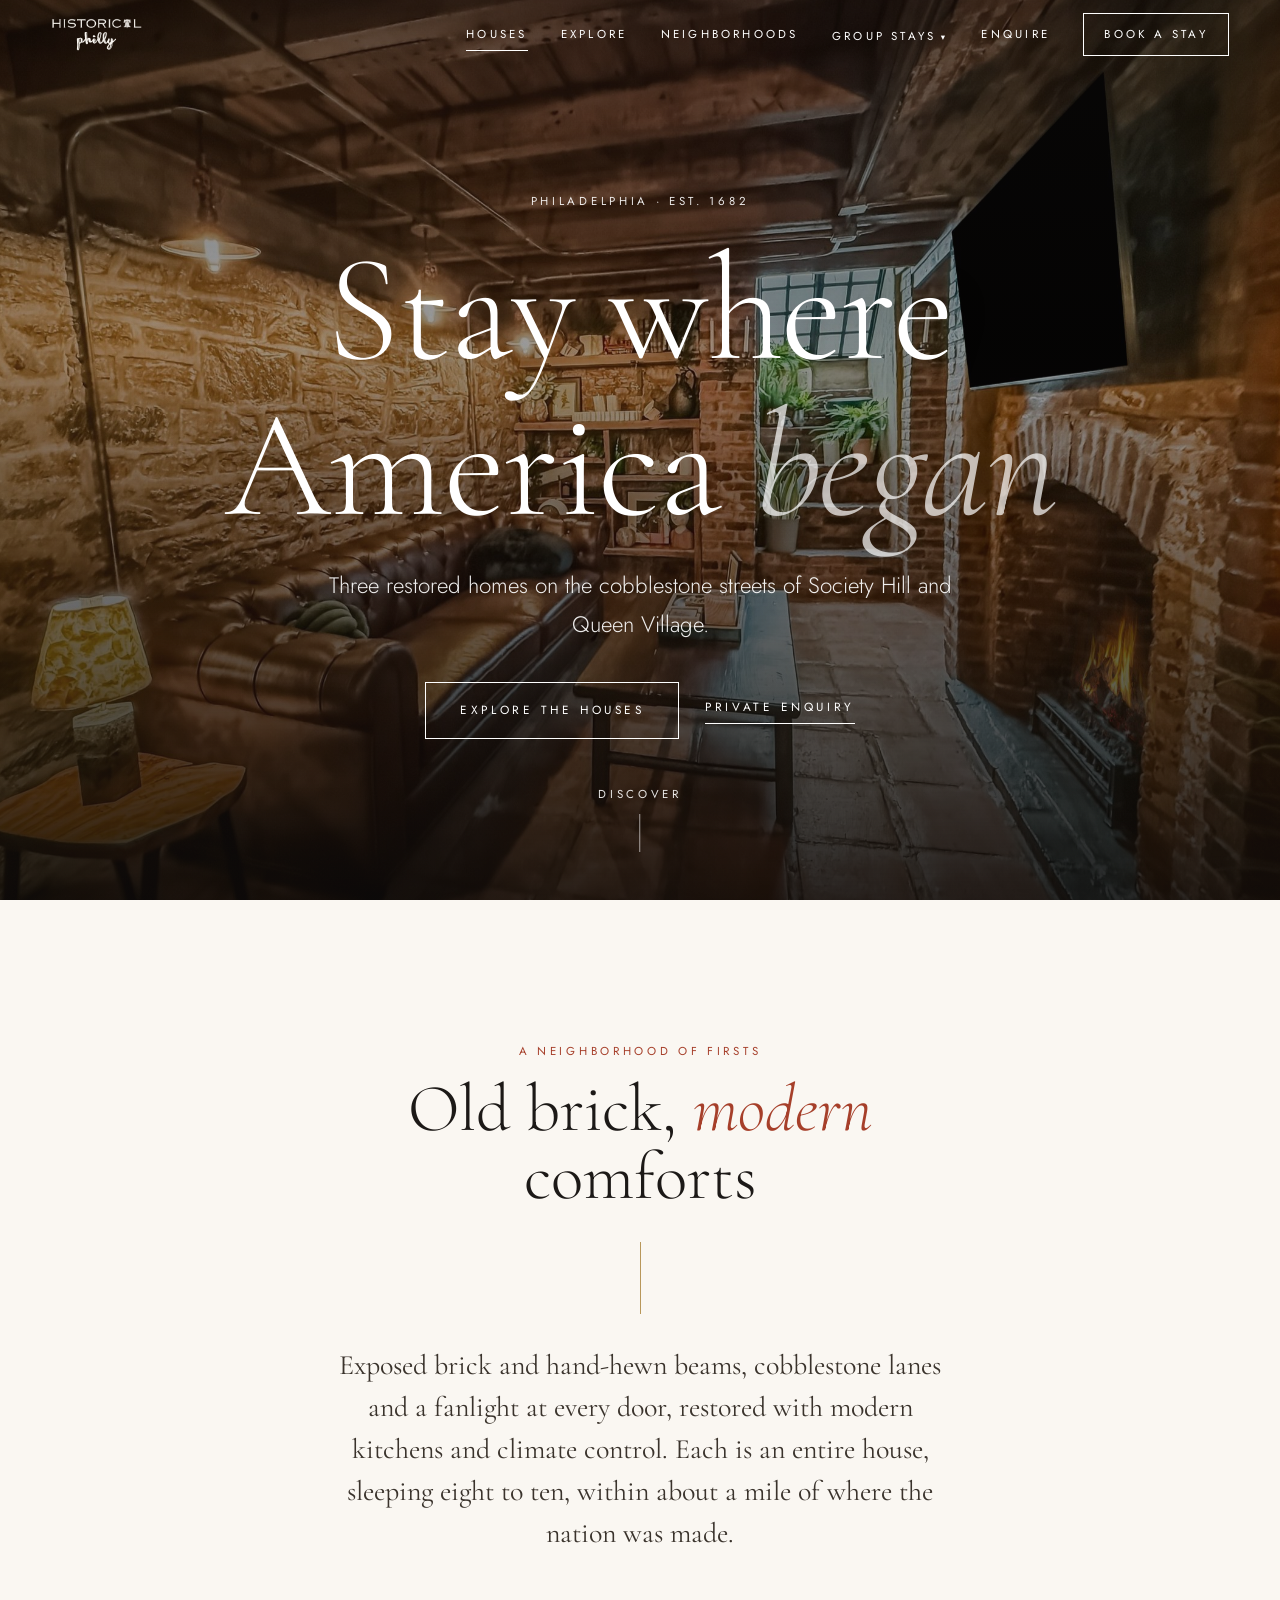
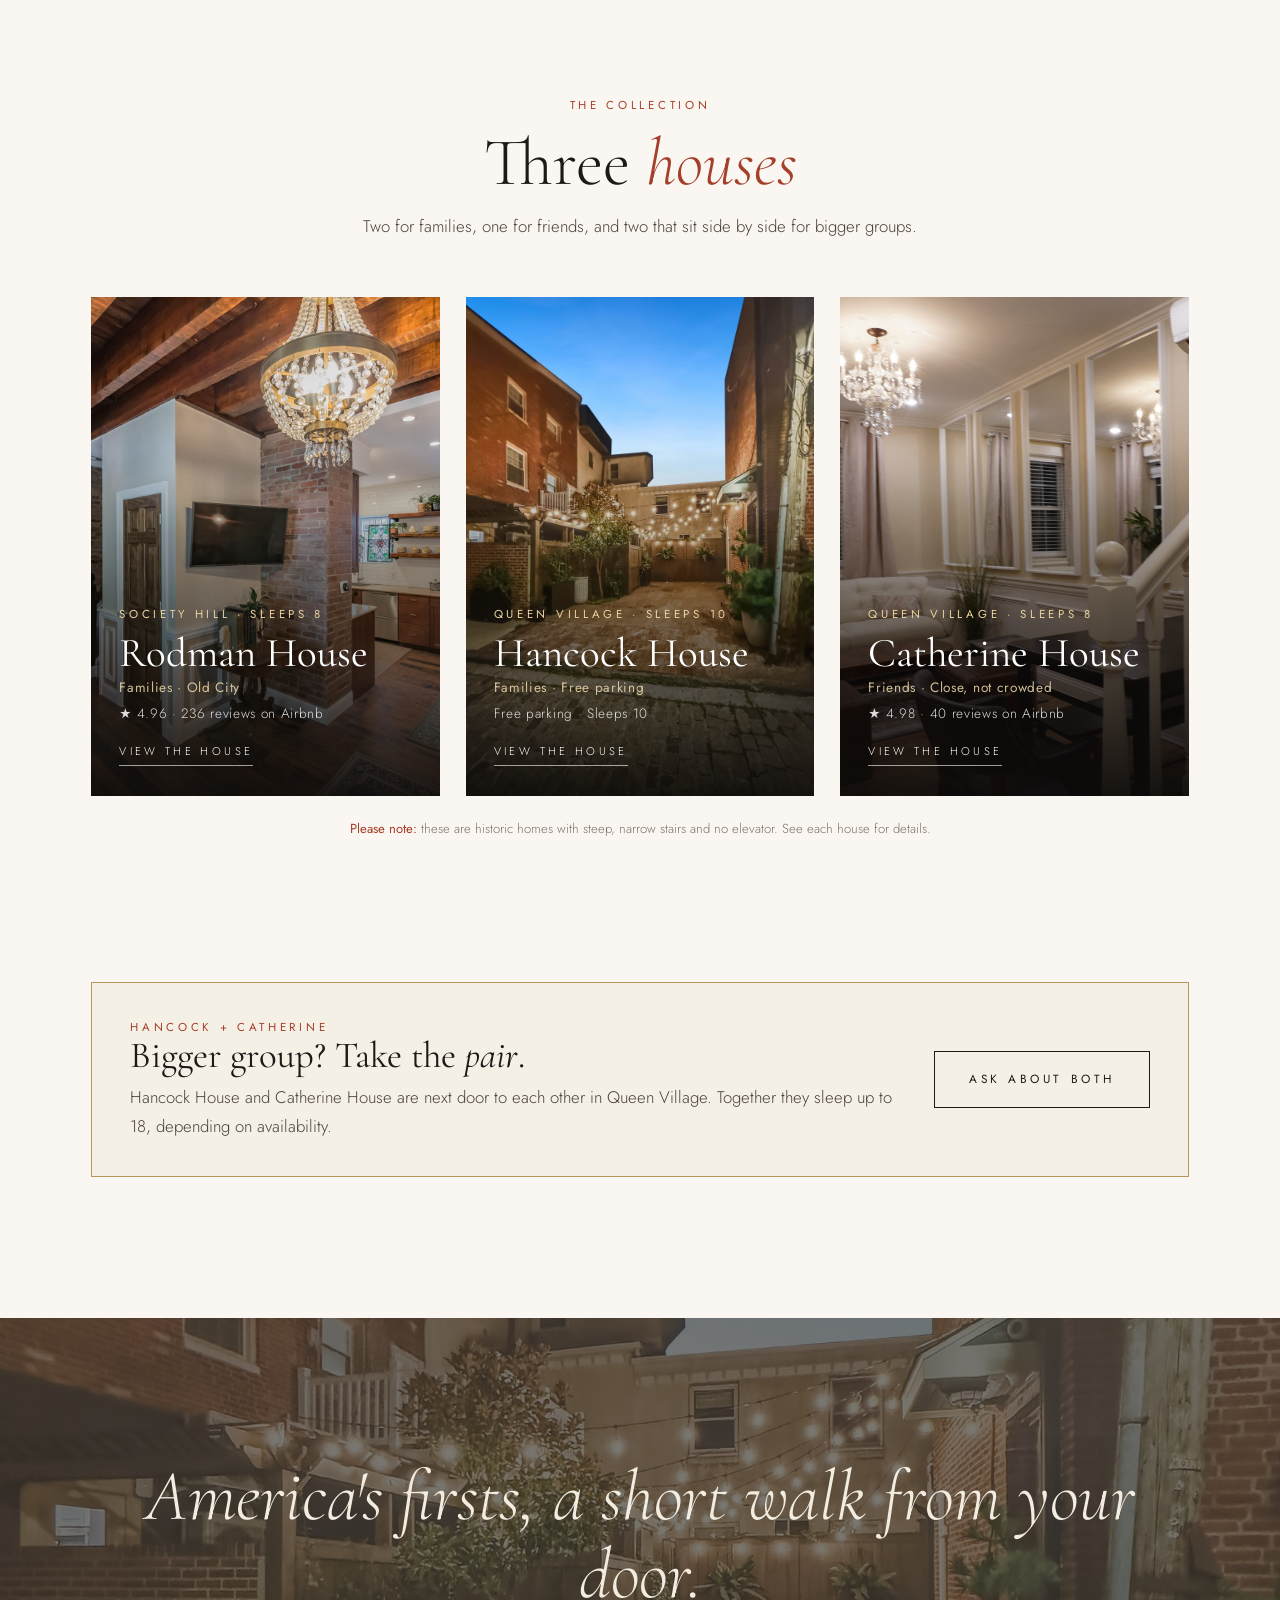
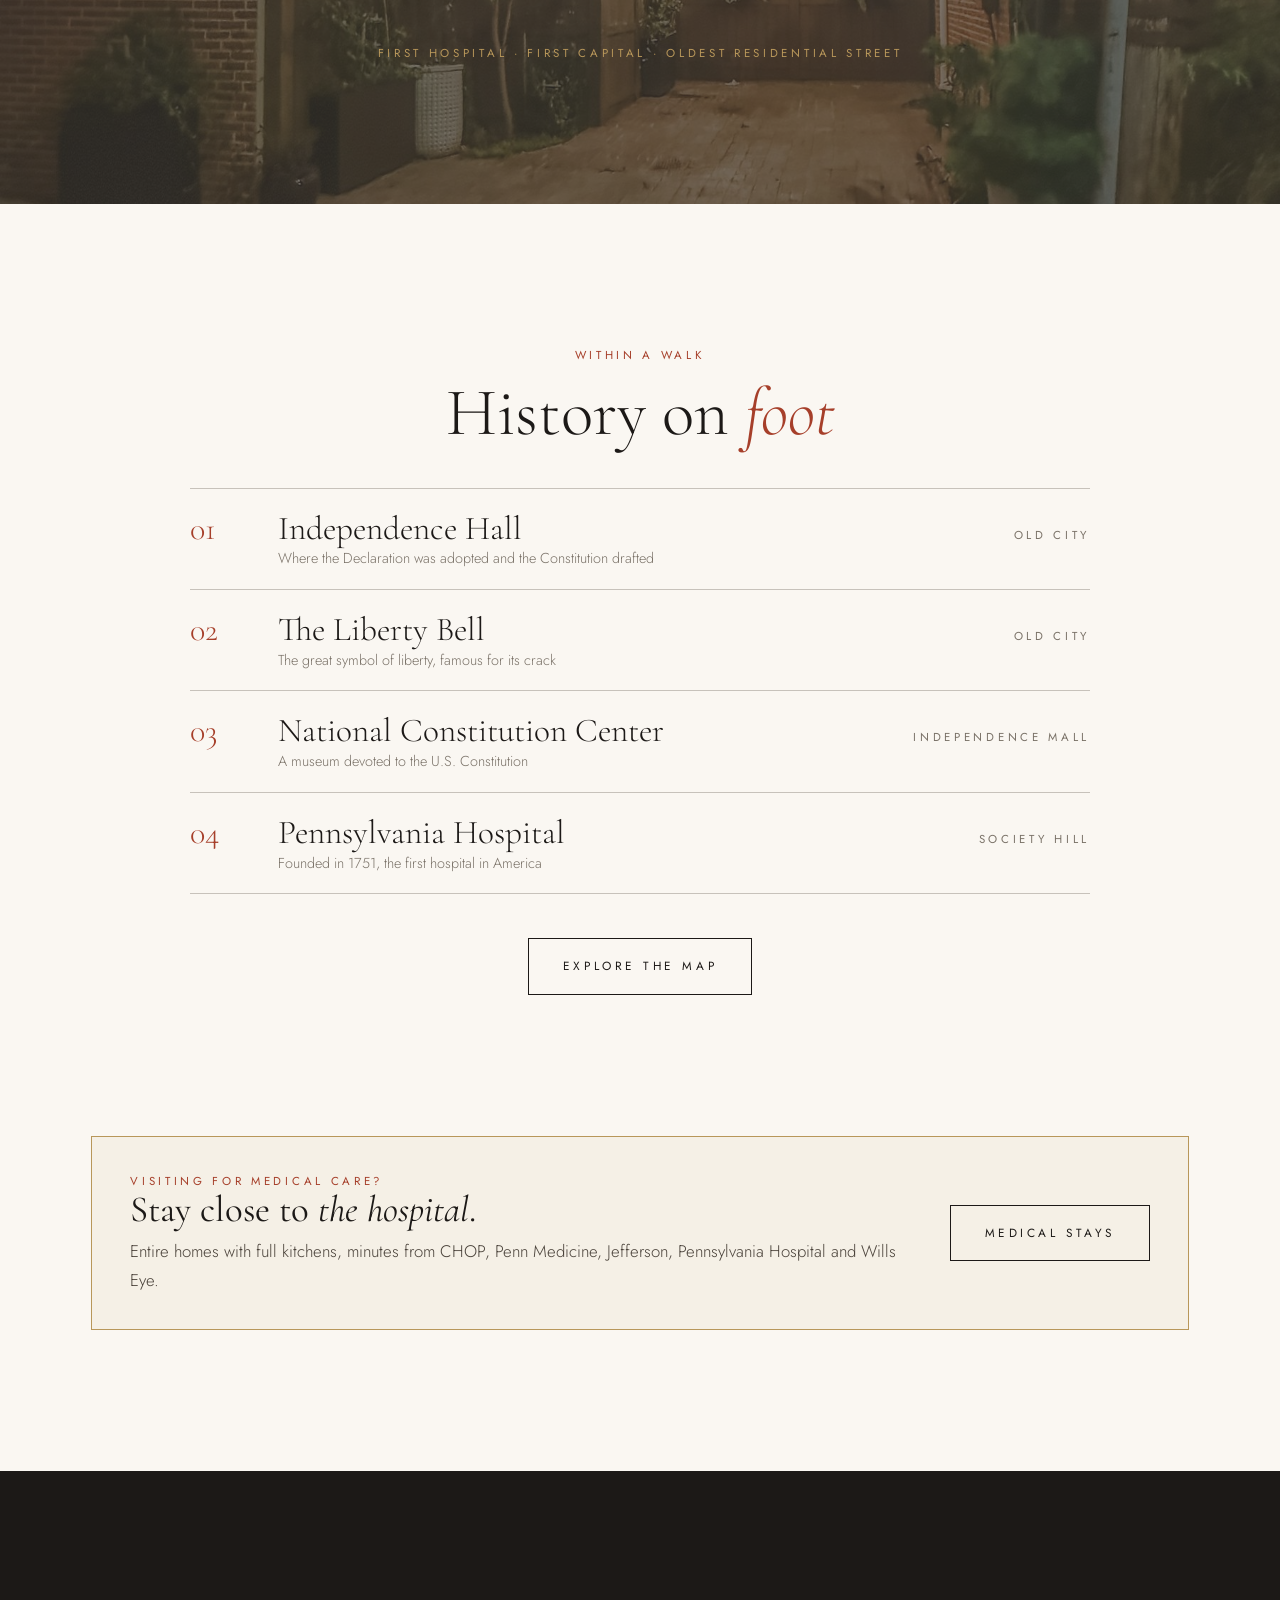
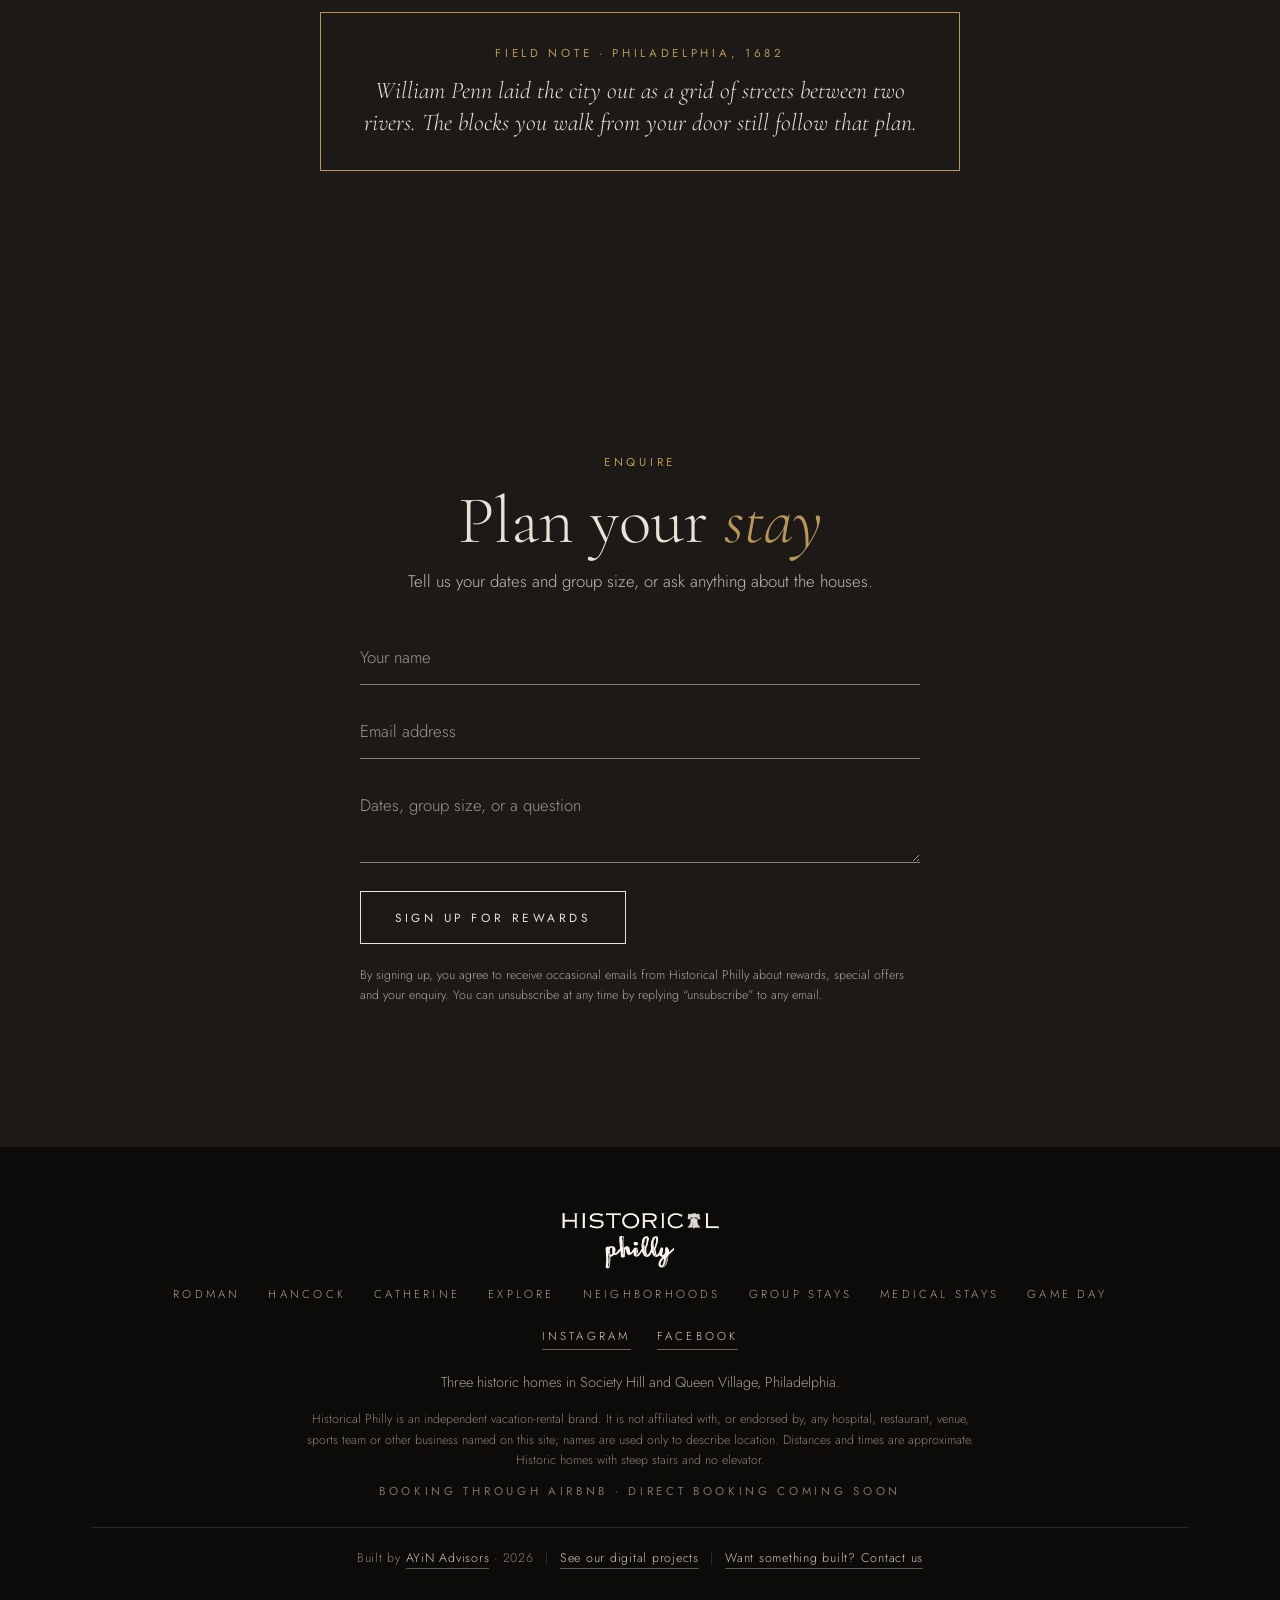
<file: index.html>
<!doctype html>
<html lang="en"><head>
<meta charset="utf-8"><meta name="viewport" content="width=device-width,initial-scale=1">
<title>Where to stay in Philadelphia · Historic homes in Society Hill &amp; Queen Village · Historical Philly</title>
<meta name="description" content="Restored historic Philadelphia vacation homes in Society Hill and Queen Village. Walkable to the Liberty Bell and Old City, sleeps 8 to 10, parking available, near Michelin and James Beard restaurants.">
<meta property="og:title" content="Where to stay in Philadelphia · Historic homes in Society Hill &amp; Queen Village · Historical Philly"><meta property="og:description" content="Restored historic Philadelphia vacation homes in Society Hill and Queen Village. Walkable to the Liberty Bell and Old City, sleeps 8 to 10, parking available, near Michelin and James Beard restaurants."><meta property="og:type" content="website">
<link rel="icon" type="image/png" sizes="32x32" href="favicon-32.png"><link rel="icon" type="image/png" sizes="64x64" href="favicon-64.png"><link rel="apple-touch-icon" href="apple-touch-icon.png">
<link rel="preconnect" href="https://fonts.googleapis.com"><link rel="preconnect" href="https://fonts.gstatic.com" crossorigin>
<link href="https://fonts.googleapis.com/css2?family=Cormorant+Garamond:ital,wght@0,300;0,400;0,500;1,300;1,400&family=Jost:wght@300;400&display=swap" rel="stylesheet">
<link rel="stylesheet" href="style.css?v=202610141759">
<script type="application/ld+json">{"@context":"https://schema.org","@type":"Organization","name":"Historical Philly","url":"https://historicalphilly.com","sameAs":["https://www.instagram.com/historicalphilly","https://www.facebook.com/profile.php?id=61594915439339"]}</script>
</head><body>
<header class="nav"><a class="brandmark lgo" href="index.html" aria-label="Historical Philly home"><img class="lg-light" src="images/logo-cream.png" alt="Historical Philly"><img class="lg-ink" src="images/logo-ink.png" alt="" aria-hidden="true"></a>
<nav class="links" aria-label="Main"><a href="index.html#houses" aria-current="page">Houses</a><a href="explore.html">Explore</a><a href="neighborhoods.html">Neighborhoods</a><div class="dd"><a href="group-stays.html" aria-haspopup="true">Group stays</a><div class="ddm"><a href="group-stays.html">All group stays</a><a href="medical.html">Medical stays</a><a href="gameday.html">Game day</a><a href="group-stays.html#celebrations">Family celebrations</a><a href="group-stays.html#group-travel">Group travel</a><a href="group-stays.html#friends">Friends weekends</a><a href="group-stays.html#couples">Couples trips</a><a href="group-stays.html#family-weekends">Family weekends</a><a href="group-stays.html#campus-tours">Campus tours</a></div></div><a href="index.html#contact">Enquire</a><a class="book" href="index.html#houses"><span>Book a stay</span></a></nav>
<button class="burger" aria-label="Menu" aria-expanded="false"><i></i></button></header>
<div class="menu"><a href="index.html">Home</a><a href="rodman-house.html">Rodman House</a><a href="hancock-house.html">Hancock House</a><a href="catherine-house.html">Catherine House</a><a href="explore.html">Explore the map</a><a href="neighborhoods.html">Neighborhoods</a><a href="group-stays.html">Group stays</a><a class="sub" href="medical.html">Medical stays</a><a class="sub" href="gameday.html">Game day</a><a class="sub" href="group-stays.html#celebrations">Family celebrations</a><a class="sub" href="group-stays.html#friends">Friends and couples</a><a class="sub" href="group-stays.html#campus-tours">Campus tours</a><a href="index.html#contact">Enquire</a><div class="label">Society Hill · Queen Village</div></div>

<section class="hero"><img src="images/basement-hero.jpg" alt="Leather Chesterfield sofa facing a brick fireplace in the stone-walled basement lounge at Hancock House">
<div class="in"><div class="label">Philadelphia · Est. 1682</div><h1>Stay where<br>America <em>began</em></h1>
<p class="sub">Three restored homes on the cobblestone streets of Society Hill and Queen Village.</p>
<div class="cta-row"><a class="btn" href="#houses">Explore the houses</a><a class="uline" href="#contact">Private enquiry</a></div></div>
<div class="scrollcue label">Discover</div></section>

<section class="pad"><div class="narrow rv"><div class="label brick">A neighborhood of firsts</div>
<h2 class="t" style="margin-top:14px">Old brick, <em>modern</em> comforts</h2><div class="vline"></div>
<p class="lead">Exposed brick and hand-hewn beams, cobblestone lanes and a fanlight at every door, restored with modern kitchens and climate control. Each is an entire house, sleeping eight to ten, within about a mile of where the nation was made.</p></div></section>

<section class="pad" id="houses" style="padding-top:0"><div class="wrap"><div class="narrow rv" style="padding:0"><div class="label brick">The collection</div><h2 class="t" style="margin-top:14px">Three <em>houses</em></h2>
<p style="margin-top:14px;color:#4a423a">Two for families, one for friends, and two that sit side by side for bigger groups.</p></div>
<div class="houses"><a class="hcard rv" href="rodman-house.html"><img src="images/rodman-hero.jpg" alt="Rodman House, Society Hill" loading="lazy">
<div class="tx"><div class="label">Society Hill · Sleeps 8</div><h3>Rodman House</h3><div class="rt"><b>Families · Old City</b></div><div class="rt">★ 4.96 · 236 reviews on Airbnb</div><span class="go">View the house</span></div></a>
<a class="hcard rv" href="hancock-house.html"><img src="images/hancock-hero.jpg" alt="Hancock House, Queen Village" loading="lazy">
<div class="tx"><div class="label">Queen Village · Sleeps 10</div><h3>Hancock House</h3><div class="rt"><b>Families · Free parking</b></div><div class="rt">Free parking · Sleeps 10</div><span class="go">View the house</span></div></a>
<a class="hcard rv" href="catherine-house.html"><img src="images/catherine-hero.jpg" alt="Catherine House, Queen Village" loading="lazy">
<div class="tx"><div class="label">Queen Village · Sleeps 8</div><h3>Catherine House</h3><div class="rt"><b>Friends · Close, not crowded</b></div><div class="rt">★ 4.98 · 40 reviews on Airbnb</div><span class="go">View the house</span></div></a>
</div>
<p class="fine" style="margin-top:22px"><b style="font-weight:400;color:var(--brick)">Please note:</b> these are historic homes with steep, narrow stairs and no elevator. See each house for details.</p></div></section>

<section class="pad" style="padding-top:0"><div class="wrap"><div class="callout rv"><div><div class="label brick">Hancock + Catherine</div>
<h3>Bigger group? Take the <em>pair</em>.</h3><p>Hancock House and Catherine House are next door to each other in Queen Village. Together they sleep up to 18, depending on availability.</p></div>
<div><a class="btn onlight" href="#contact">Ask about both</a></div></div></div></section>

<section class="qband pad"><img src="images/hancock-hero.jpg" alt="" aria-hidden="true"><div class="wrap rv"><blockquote>America's firsts, a short walk from your door.</blockquote><div class="label">First hospital · First capital · Oldest residential street</div></div></section>

<section class="pad"><div class="wrap"><div class="narrow rv" style="padding:0"><div class="label brick">Within a walk</div><h2 class="t" style="margin-top:14px">History on <em>foot</em></h2></div>
<div class="rows" style="max-width:900px;margin-left:auto;margin-right:auto"><div class="row rv"><div class="n">01</div><div class="nm">Independence Hall<small>Where the Declaration was adopted and the Constitution drafted</small></div><div class="lb label">Old City</div></div><div class="row rv"><div class="n">02</div><div class="nm">The Liberty Bell<small>The great symbol of liberty, famous for its crack</small></div><div class="lb label">Old City</div></div><div class="row rv"><div class="n">03</div><div class="nm">National Constitution Center<small>A museum devoted to the U.S. Constitution</small></div><div class="lb label">Independence Mall</div></div><div class="row rv"><div class="n">04</div><div class="nm">Pennsylvania Hospital<small>Founded in 1751, the first hospital in America</small></div><div class="lb label">Society Hill</div></div></div>
<div style="text-align:center;margin-top:44px"><a class="btn onlight" href="explore.html">Explore the map</a></div></div></section>

<section class="pad" style="padding-top:0"><div class="wrap"><div class="callout rv"><div><div class="label brick">Visiting for medical care?</div>
<h3>Stay close to <em>the hospital</em>.</h3><p>Entire homes with full kitchens, minutes from CHOP, Penn Medicine, Jefferson, Pennsylvania Hospital and Wills Eye.</p></div>
<div><a class="btn onlight" href="medical.html">Medical stays</a></div></div></div></section>

<section class="dark pad"><div class="wrap"><div class="field rv" style="border-color:var(--brass)"><div class="label">Field note · Philadelphia, 1682</div>
<p>William Penn laid the city out as a grid of streets between two rivers. The blocks you walk from your door still follow that plan.</p></div></div></section>
<section class="dark pad" id="contact"><div class="narrow rv"><div class="label" style="color:var(--brass)">Enquire</div>
<h2 class="t" style="margin-top:14px">Plan your <em>stay</em></h2><p style="opacity:.8;margin-top:12px">Tell us your dates and group size, or ask anything about the houses.</p><div class="sent" role="status">Thank you. We will be in touch soon.</div>
<form class="sign" action="https://formsubmit.co/stefne@stefne.com" method="POST">
<input type="hidden" name="_subject" value="Historical Philly: Website enquiry"><input type="hidden" name="_template" value="table"><input type="hidden" name="_captcha" value="false">
<input type="text" name="_honey" style="display:none" tabindex="-1" autocomplete="off"><input type="hidden" name="_next" value="https://historicalphilly.com/index.html?sent=1">
<input type="text" name="name" placeholder="Your name" aria-label="Your name" required>
<input type="email" name="email" placeholder="Email address" aria-label="Email address" required>
<textarea name="message" rows="2" placeholder="Dates, group size, or a question" aria-label="Message"></textarea>
<button class="btn" type="submit">Sign Up for Rewards</button>
<p class="consent">By signing up, you agree to receive occasional emails from Historical Philly about rewards, special offers and your enquiry. You can unsubscribe at any time by replying &ldquo;unsubscribe&rdquo; to any email.</p></form></div></section>
<footer><div class="wrap"><a href="index.html"><img class="flogo" src="images/logo-cream.png" alt="Historical Philly"></a>
<nav><a href="rodman-house.html">Rodman</a><a href="hancock-house.html">Hancock</a><a href="catherine-house.html">Catherine</a><a href="explore.html">Explore</a><a href="neighborhoods.html">Neighborhoods</a><a href="group-stays.html">Group stays</a><a href="medical.html">Medical stays</a><a href="gameday.html">Game day</a></nav>
<div class="social"><a href="https://www.instagram.com/historicalphilly" rel="noopener" target="_blank">Instagram</a><a href="https://www.facebook.com/profile.php?id=61594915439339" rel="noopener" target="_blank">Facebook</a></div><div>Three historic homes in Society Hill and Queen Village, Philadelphia.</div>
<p class="disc">Historical Philly is an independent vacation-rental brand. It is not affiliated with, or endorsed by, any hospital, restaurant, venue, sports team or other business named on this site; names are used only to describe location. Distances and times are approximate. Historic homes with steep stairs and no elevator.</p><div class="label">Booking through Airbnb · direct booking coming soon</div><div class="built">Built by <a href="https://ayinadvisors.com" rel="noopener" target="_blank">AYiN Advisors</a> &middot; 2026<span class="sep">|</span><a href="https://ayinadvisors.com/Projects.html" rel="noopener" target="_blank">See our digital projects</a><span class="sep">|</span><a href="https://ayinadvisors.com/Contact.html" rel="noopener" target="_blank">Want something built? Contact us</a></div></div></footer>
<script src="script.js?v=202610141759"></script>
</body></html>
</file>
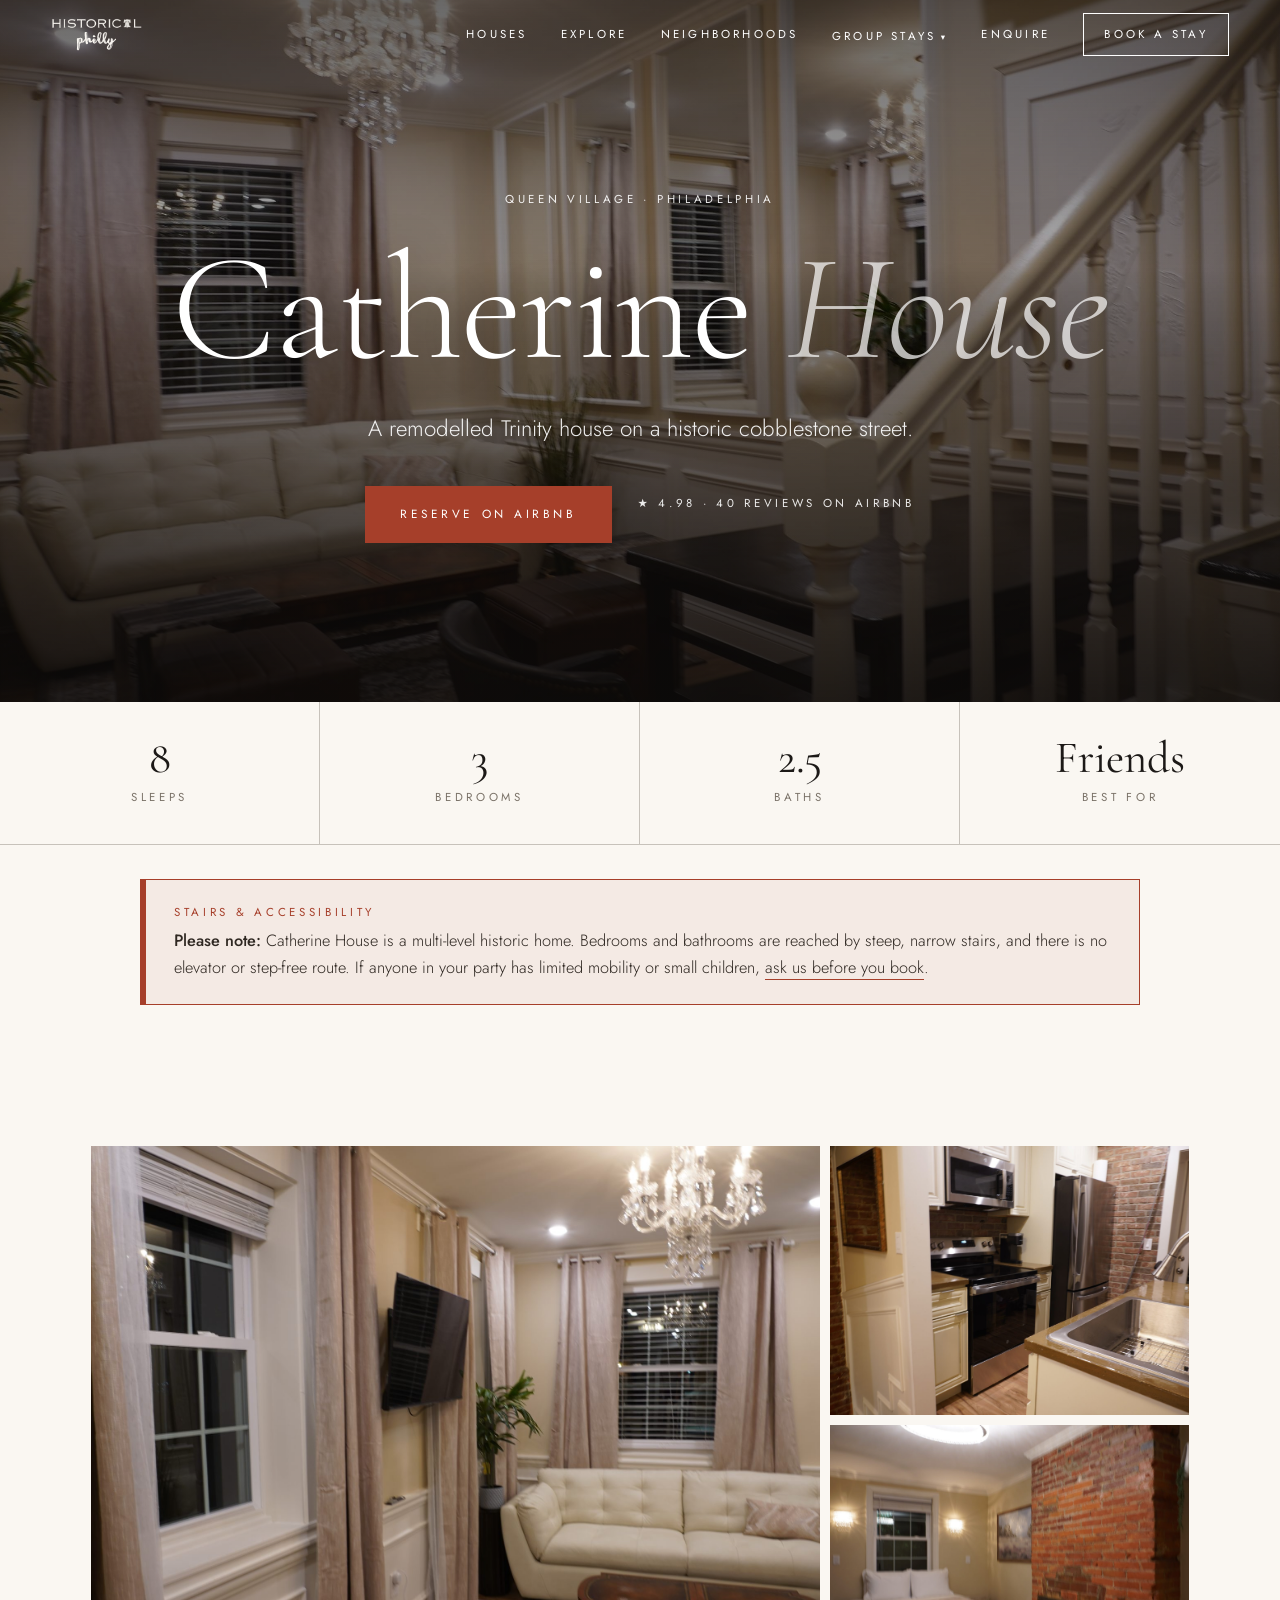
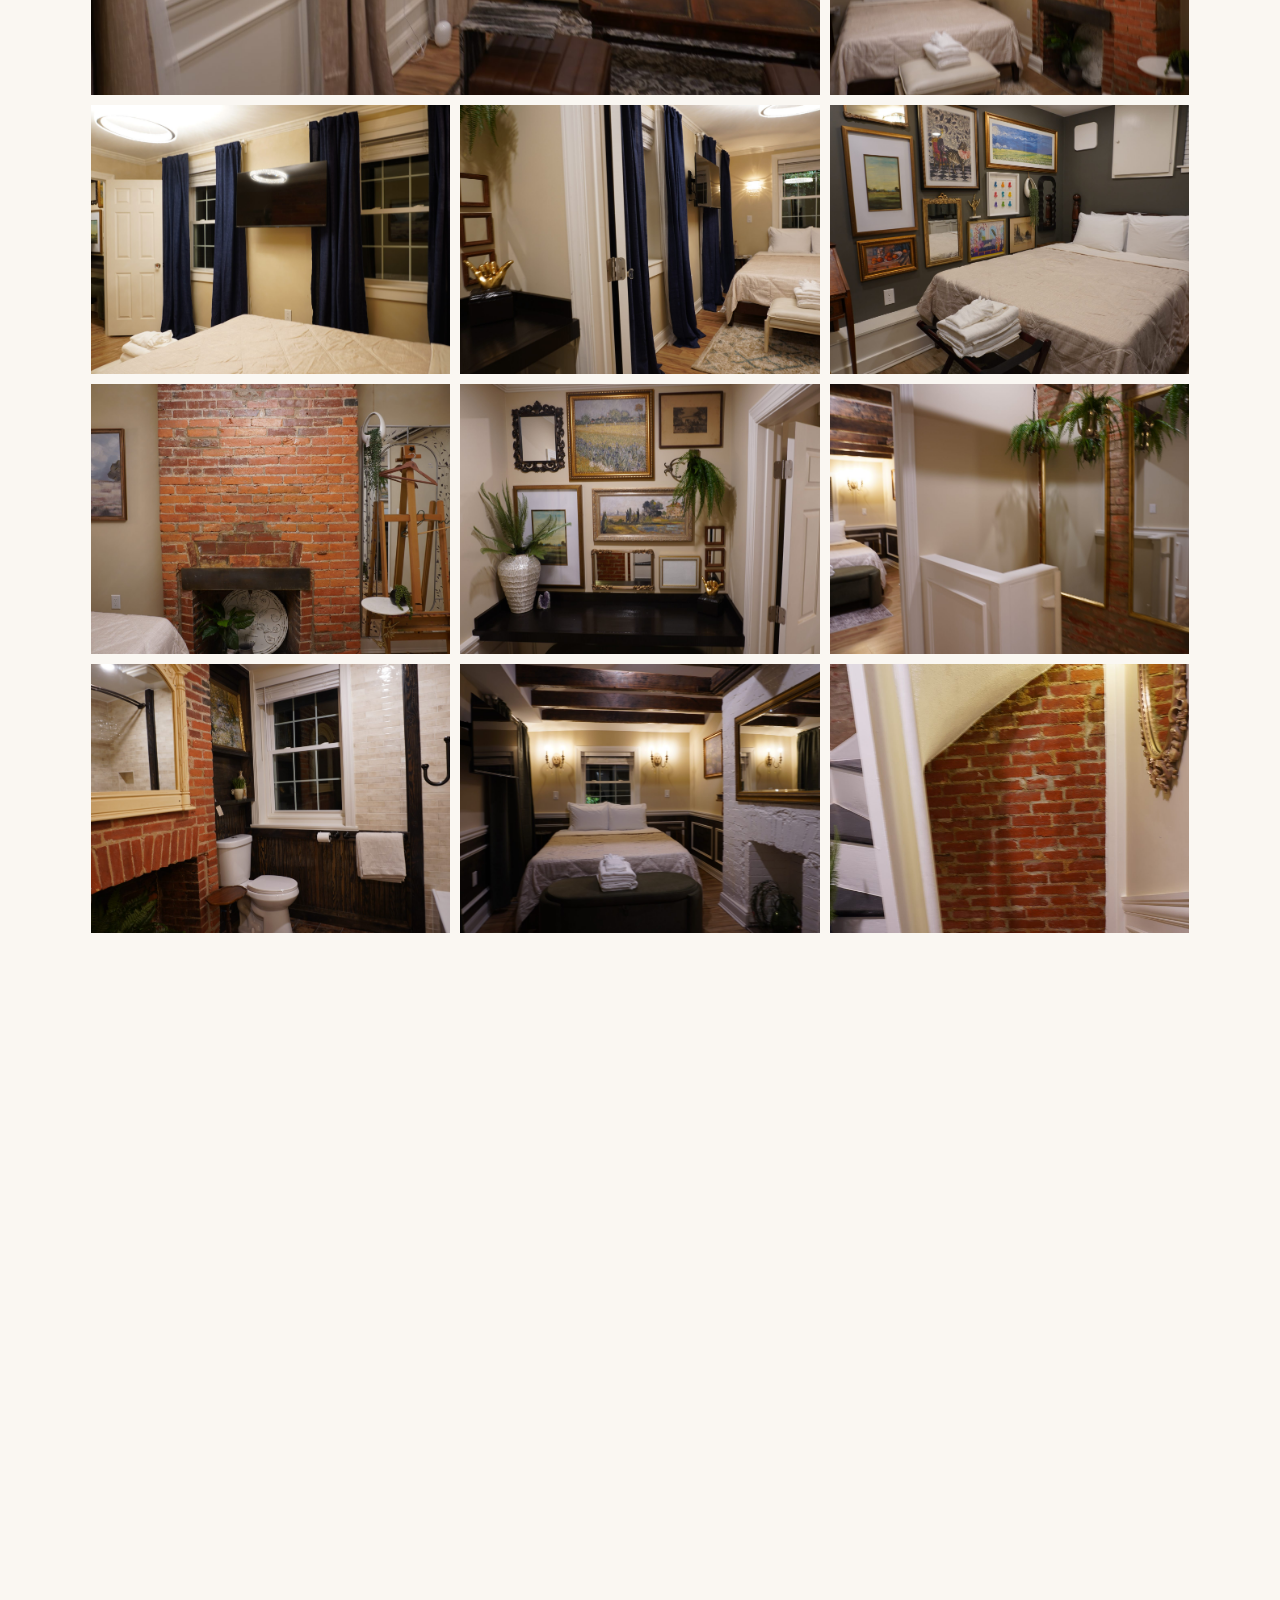
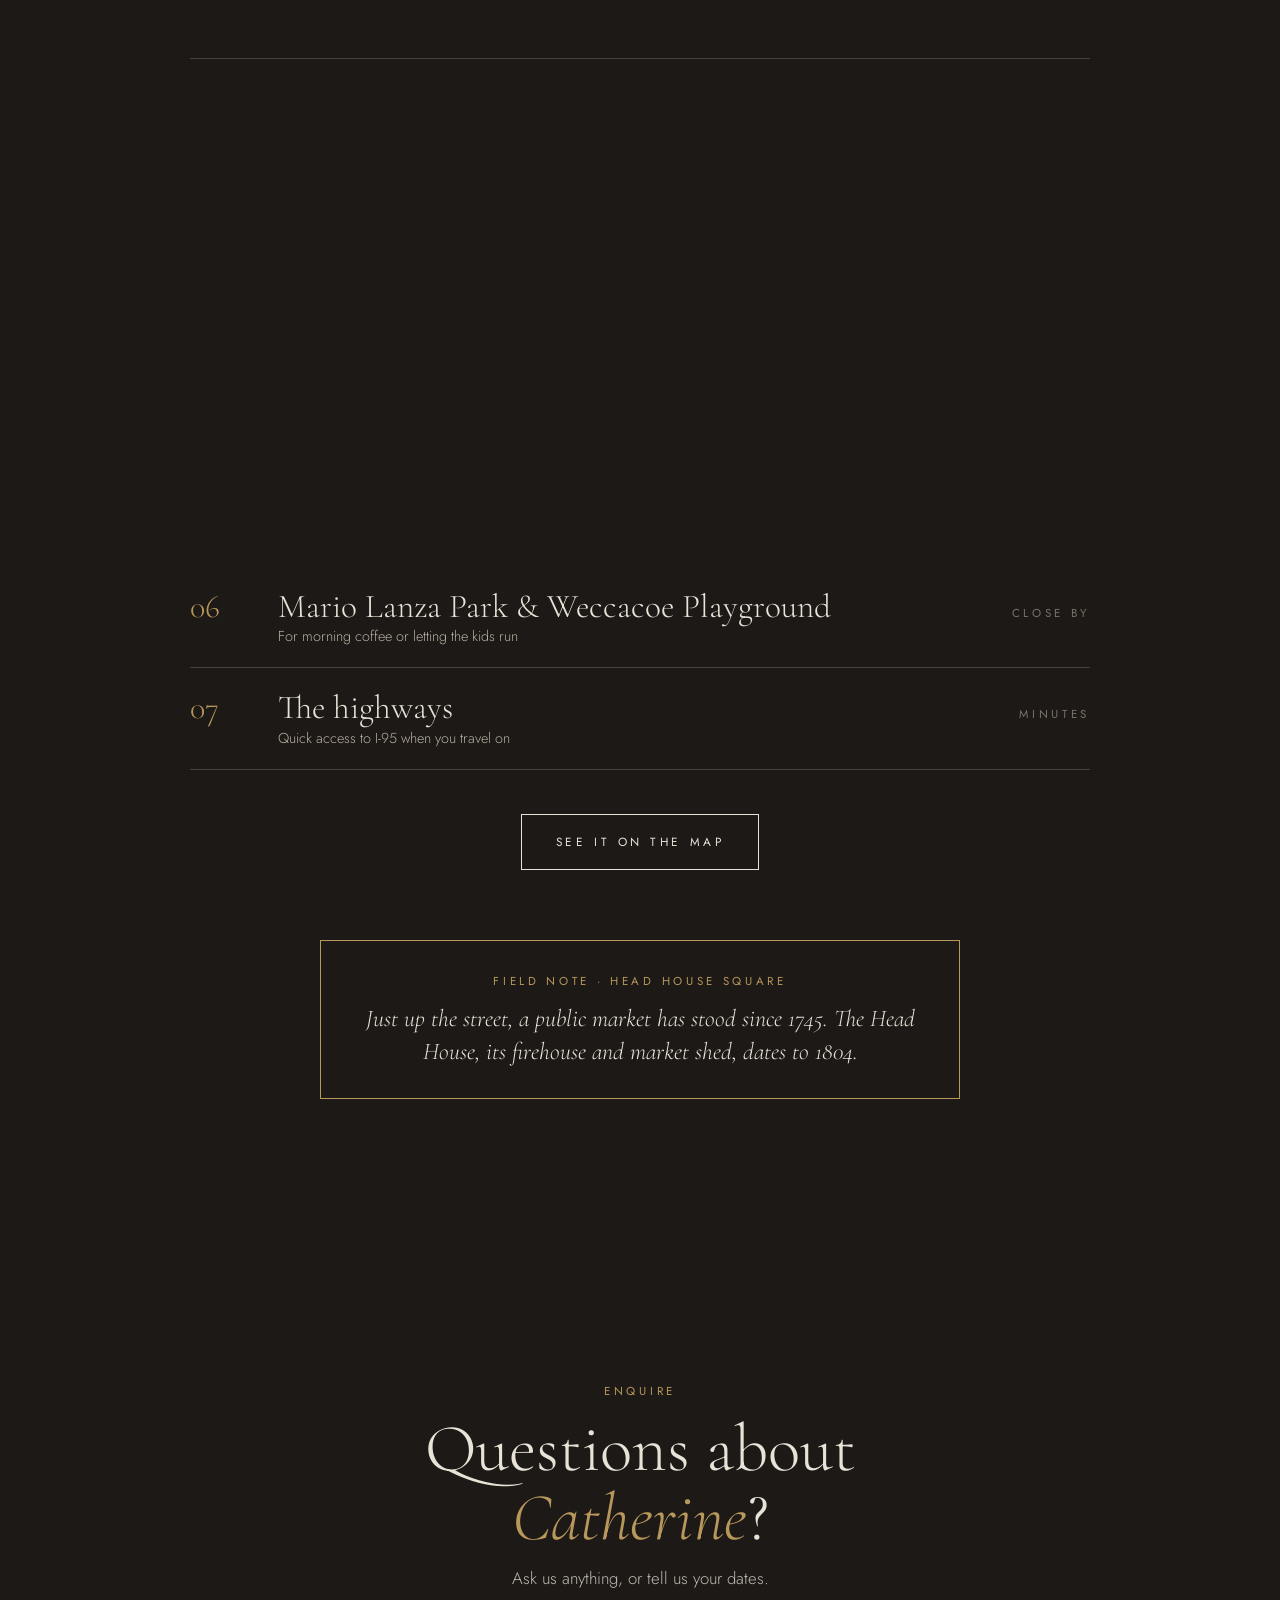
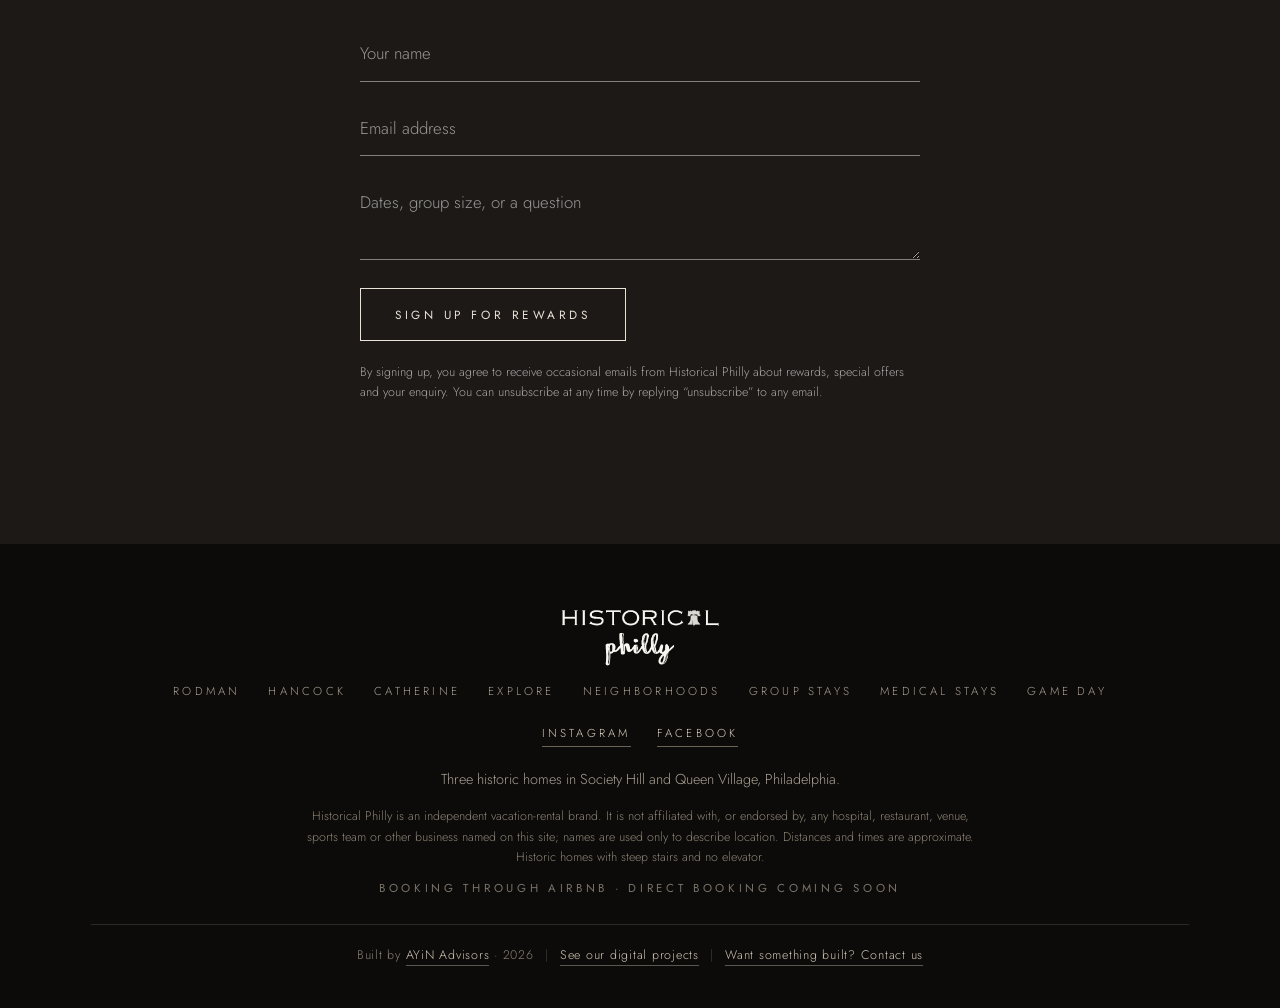
<file: catherine-house.html>
<!doctype html>
<html lang="en"><head>
<meta charset="utf-8"><meta name="viewport" content="width=device-width,initial-scale=1">
<title>Catherine House · Historic Queen Village vacation home, Philadelphia · Historical Philly</title>
<meta name="description" content="Catherine House: A remodelled Trinity house on a historic cobblestone street. Sleeps 8 in Queen Village, Philadelphia.">
<meta property="og:title" content="Catherine House · Historic Queen Village vacation home, Philadelphia · Historical Philly"><meta property="og:description" content="Catherine House: A remodelled Trinity house on a historic cobblestone street. Sleeps 8 in Queen Village, Philadelphia."><meta property="og:type" content="website">
<link rel="icon" type="image/png" sizes="32x32" href="favicon-32.png"><link rel="icon" type="image/png" sizes="64x64" href="favicon-64.png"><link rel="apple-touch-icon" href="apple-touch-icon.png">
<link rel="preconnect" href="https://fonts.googleapis.com"><link rel="preconnect" href="https://fonts.gstatic.com" crossorigin>
<link href="https://fonts.googleapis.com/css2?family=Cormorant+Garamond:ital,wght@0,300;0,400;0,500;1,300;1,400&family=Jost:wght@300;400&display=swap" rel="stylesheet">
<link rel="stylesheet" href="style.css?v=202610141759">
<script type="application/ld+json">{"@context":"https://schema.org","@type":"Organization","name":"Historical Philly","url":"https://historicalphilly.com","sameAs":["https://www.instagram.com/historicalphilly","https://www.facebook.com/profile.php?id=61594915439339"]}</script>
</head><body>
<header class="nav"><a class="brandmark lgo" href="index.html" aria-label="Historical Philly home"><img class="lg-light" src="images/logo-cream.png" alt="Historical Philly"><img class="lg-ink" src="images/logo-ink.png" alt="" aria-hidden="true"></a>
<nav class="links" aria-label="Main"><a href="index.html#houses">Houses</a><a href="explore.html">Explore</a><a href="neighborhoods.html">Neighborhoods</a><div class="dd"><a href="group-stays.html" aria-haspopup="true">Group stays</a><div class="ddm"><a href="group-stays.html">All group stays</a><a href="medical.html">Medical stays</a><a href="gameday.html">Game day</a><a href="group-stays.html#celebrations">Family celebrations</a><a href="group-stays.html#group-travel">Group travel</a><a href="group-stays.html#friends">Friends weekends</a><a href="group-stays.html#couples">Couples trips</a><a href="group-stays.html#family-weekends">Family weekends</a><a href="group-stays.html#campus-tours">Campus tours</a></div></div><a href="index.html#contact">Enquire</a><a class="book" href="index.html#houses"><span>Book a stay</span></a></nav>
<button class="burger" aria-label="Menu" aria-expanded="false"><i></i></button></header>
<div class="menu"><a href="index.html">Home</a><a href="rodman-house.html">Rodman House</a><a href="hancock-house.html">Hancock House</a><a href="catherine-house.html">Catherine House</a><a href="explore.html">Explore the map</a><a href="neighborhoods.html">Neighborhoods</a><a href="group-stays.html">Group stays</a><a class="sub" href="medical.html">Medical stays</a><a class="sub" href="gameday.html">Game day</a><a class="sub" href="group-stays.html#celebrations">Family celebrations</a><a class="sub" href="group-stays.html#friends">Friends and couples</a><a class="sub" href="group-stays.html#campus-tours">Campus tours</a><a href="index.html#contact">Enquire</a><div class="label">Society Hill · Queen Village</div></div>

<section class="hero short"><img src="images/catherine-hero.jpg" alt="Catherine House">
<div class="in"><div class="label">Queen Village · Philadelphia</div><h1>Catherine <em>House</em></h1>
<p class="sub">A remodelled Trinity house on a historic cobblestone street.</p><div class="cta-row"><a class="btn solid" href="https://www.airbnb.com/h/historicqueenvillage" rel="noopener">Reserve on Airbnb</a><span class="label">★ 4.98 · 40 reviews on Airbnb</span></div></div></section>
<div class="facts"><div><b>8</b><span class="label">Sleeps</span></div><div><b>3</b><span class="label">Bedrooms</span></div><div><b>2.5</b><span class="label">Baths</span></div><div><b>Friends</b><span class="label">Best for</span></div></div>
<div class="wrap" style="padding-top:34px"><div class="alert"><div class="label">Stairs &amp; accessibility</div><p><b>Please note:</b> Catherine House is a multi-level historic home. Bedrooms and bathrooms are reached by steep, narrow stairs, and there is no elevator or step-free route. If anyone in your party has limited mobility or small children, <a href="#contact">ask us before you book</a>.</p></div></div>

<section class="pad"><div class="wrap"><div class="gallery rv"><button type="button" data-full="images/catherine-1.jpg"><img src="images/catherine-1.jpg" alt="Catherine House photo 1" loading="lazy"></button><button type="button" data-full="images/catherine-2.jpg"><img src="images/catherine-2.jpg" alt="Catherine House photo 2" loading="lazy"></button><button type="button" data-full="images/catherine-3.jpg"><img src="images/catherine-3.jpg" alt="Catherine House photo 3" loading="lazy"></button><button type="button" data-full="images/catherine-4.jpg"><img src="images/catherine-4.jpg" alt="Catherine House photo 4" loading="lazy"></button><button type="button" data-full="images/catherine-5.jpg"><img src="images/catherine-5.jpg" alt="Catherine House photo 5" loading="lazy"></button><button type="button" data-full="images/catherine-6.jpg"><img src="images/catherine-6.jpg" alt="Catherine House photo 6" loading="lazy"></button><button type="button" data-full="images/catherine-7.jpg"><img src="images/catherine-7.jpg" alt="Catherine House photo 7" loading="lazy"></button><button type="button" data-full="images/catherine-8.jpg"><img src="images/catherine-8.jpg" alt="Catherine House photo 8" loading="lazy"></button><button type="button" data-full="images/catherine-9.jpg"><img src="images/catherine-9.jpg" alt="Catherine House photo 9" loading="lazy"></button><button type="button" data-full="images/catherine-10.jpg"><img src="images/catherine-10.jpg" alt="Catherine House photo 10" loading="lazy"></button><button type="button" data-full="images/catherine-11.jpg"><img src="images/catherine-11.jpg" alt="Catherine House photo 11" loading="lazy"></button><button type="button" data-full="images/catherine-12.jpg"><img src="images/catherine-12.jpg" alt="Catherine House photo 12" loading="lazy"></button></div></div></section>

<section class="pad" style="padding-top:0"><div class="wrap two">
<div class="rv"><div class="label brick">The house</div><h2 class="t" style="margin:14px 0 24px">About <em>Catherine</em></h2><p class="lead">Catherine House is a Trinity-style home on a historic cobblestone street in Queen Village, close to Society Hill, Head House Square, South Street and the Italian Market.</p><p style="margin-top:18px">Newly remodelled with the brick and vaulted ceilings left visible, it has a mini-split heat and air unit in every room, a dedicated workspace, and a private fenced patio.</p><p style="margin-top:18px"><b style="font-weight:400;color:var(--brick)">The layout.</b> A bedroom and a bathroom on every floor, so friends can stay close together and still have space of their own.</p></div>
<div class="rv"><div class="label brick">What is inside</div><ul class="list"><li><b>Climate</b>Mini-split heat and AC in every room</li><li><b>Kitchen</b>Stainless appliances</li><li><b>Work + play</b>WiFi, dedicated workspace, smart TVs</li><li><b>Outdoors</b>Private fenced patio</li><li><b>Character</b>Exposed brick and vaulted ceilings</li></ul></div></div></section>
<section class="pad" style="padding-top:0"><div class="wrap"><div class="callout rv"><div><div class="label brick">Next door</div>
<h3>Bringing a bigger group? Book <em>both</em> houses.</h3>
<p>Catherine House and Hancock House stand side by side in Queen Village. Together they sleep up to 18, depending on availability. Tell us your dates and we will check both.</p></div>
<div><a class="btn onlight" href="#contact">Ask about both</a><div style="margin-top:14px"><a class="uline" href="hancock-house.html">See Hancock House</a></div></div></div></div></section>
<section class="pad" style="padding-top:0"><div class="wrap"><div class="narrow rv" style="padding:0"><div class="label brick">On the table</div>
<h2 class="t" style="margin-top:14px">A food lover's <em>dream</em></h2><p class="lead" style="margin-top:16px">Some of Philadelphia's most celebrated restaurants are a short walk from your door.</p></div>
<ul class="dishes rv"><li><b>Royal Sushi &amp; Izakaya</b><span>Chef Jesse Ito · 2026 James Beard Award winner · Michelin Bib Gourmand</span></li><li><b>Provenance</b><span>Michelin star</span></li><li><b>Fiorella</b><span>Michelin Bib Gourmand</span></li><li><b>Angelo's</b><span>Michelin Bib Gourmand</span></li><li><b>Famous 4th Street Delicatessen</b><span>Michelin Bib Gourmand</span></li><li><b>Zahav</b><span>Michelin Recommended</span></li><li><b>Southwark</b><span>Michelin Recommended</span></li><li><b>Roxanne</b><span>Michelin Recommended</span></li><li><b>Ambra</b><span>Michelin Recommended</span></li></ul>
<p class="rv" style="text-align:center;margin-top:30px;max-width:640px;margin-left:auto;margin-right:auto">Plus cheesesteaks on South Street, and the cafes, bakeries and specialty shops of the Italian Market.</p>
<p class="fine rv" style="max-width:680px;margin-left:auto;margin-right:auto">Recognitions as announced by the Michelin Guide (Philadelphia, 2025) and the James Beard Foundation. Restaurants are independent businesses and are not affiliated with Historical Philly.</p></div></section>

<section class="dark pad"><div class="wrap"><div class="narrow rv" style="padding:0"><div class="label" style="color:var(--brass)">Right outside</div><h2 class="t" style="margin-top:14px">What's <em>nearby</em></h2></div>
<div class="rows" style="max-width:900px;margin:40px auto 0"><div class="row rv"><div class="n">01</div><div class="nm">The waterfront<small>Penn's Landing, Spruce Street Harbor Park and Cherry Street Pier</small></div><div class="lb label">0.8 mi walk</div></div><div class="row rv"><div class="n">02</div><div class="nm">Fabric Row<small>4th Street's vintage shops, thrift stores and coffee houses</small></div><div class="lb label">0.4 mi walk</div></div><div class="row rv"><div class="n">03</div><div class="nm">Bella Vista & Passyunk<small>The Italian Market, East Passyunk Avenue and more places to eat</small></div><div class="lb label">0.8 mi walk</div></div><div class="row rv"><div class="n">04</div><div class="nm">A Man Full of Trouble<small>A 1759 tavern building on Spruce Street, with a tasting room</small></div><div class="lb label">0.6 mi walk</div></div><div class="row rv"><div class="n">05</div><div class="nm">Old City<small>Independence Hall and the Liberty Bell, with Elfreth's Alley a little farther</small></div><div class="lb label">1.1 mi · walk or ride</div></div><div class="row rv"><div class="n">06</div><div class="nm">Mario Lanza Park & Weccacoe Playground<small>For morning coffee or letting the kids run</small></div><div class="lb label">Close by</div></div><div class="row rv"><div class="n">07</div><div class="nm">The highways<small>Quick access to I-95 when you travel on</small></div><div class="lb label">Minutes</div></div></div>
<div style="text-align:center;margin-top:44px"><a class="btn" href="explore.html">See it on the map</a></div>
<div class="field rv" style="margin-top:70px"><div class="label">Field note · Head House Square</div><p>Just up the street, a public market has stood since 1745. The Head House, its firehouse and market shed, dates to 1804.</p></div></div></section>
<section class="dark pad" id="contact"><div class="narrow rv"><div class="label" style="color:var(--brass)">Enquire</div>
<h2 class="t" style="margin-top:14px">Questions about <em>Catherine</em>?</h2><p style="opacity:.8;margin-top:12px">Ask us anything, or tell us your dates.</p><div class="sent" role="status">Thank you. We will be in touch soon.</div>
<form class="sign" action="https://formsubmit.co/stefne@stefne.com" method="POST">
<input type="hidden" name="_subject" value="Historical Philly: Catherine House enquiry"><input type="hidden" name="_template" value="table"><input type="hidden" name="_captcha" value="false">
<input type="text" name="_honey" style="display:none" tabindex="-1" autocomplete="off"><input type="hidden" name="_next" value="https://historicalphilly.com/catherine-house.html?sent=1">
<input type="text" name="name" placeholder="Your name" aria-label="Your name" required>
<input type="email" name="email" placeholder="Email address" aria-label="Email address" required>
<textarea name="message" rows="2" placeholder="Dates, group size, or a question" aria-label="Message"></textarea>
<button class="btn" type="submit">Sign Up for Rewards</button>
<p class="consent">By signing up, you agree to receive occasional emails from Historical Philly about rewards, special offers and your enquiry. You can unsubscribe at any time by replying &ldquo;unsubscribe&rdquo; to any email.</p></form></div></section>
<div class="mcta"><a class="btn solid" href="https://www.airbnb.com/h/historicqueenvillage" rel="noopener">Reserve Catherine House</a></div>
<footer><div class="wrap"><a href="index.html"><img class="flogo" src="images/logo-cream.png" alt="Historical Philly"></a>
<nav><a href="rodman-house.html">Rodman</a><a href="hancock-house.html">Hancock</a><a href="catherine-house.html">Catherine</a><a href="explore.html">Explore</a><a href="neighborhoods.html">Neighborhoods</a><a href="group-stays.html">Group stays</a><a href="medical.html">Medical stays</a><a href="gameday.html">Game day</a></nav>
<div class="social"><a href="https://www.instagram.com/historicalphilly" rel="noopener" target="_blank">Instagram</a><a href="https://www.facebook.com/profile.php?id=61594915439339" rel="noopener" target="_blank">Facebook</a></div><div>Three historic homes in Society Hill and Queen Village, Philadelphia.</div>
<p class="disc">Historical Philly is an independent vacation-rental brand. It is not affiliated with, or endorsed by, any hospital, restaurant, venue, sports team or other business named on this site; names are used only to describe location. Distances and times are approximate. Historic homes with steep stairs and no elevator.</p><div class="label">Booking through Airbnb · direct booking coming soon</div><div class="built">Built by <a href="https://ayinadvisors.com" rel="noopener" target="_blank">AYiN Advisors</a> &middot; 2026<span class="sep">|</span><a href="https://ayinadvisors.com/Projects.html" rel="noopener" target="_blank">See our digital projects</a><span class="sep">|</span><a href="https://ayinadvisors.com/Contact.html" rel="noopener" target="_blank">Want something built? Contact us</a></div></div></footer>
<script src="script.js?v=202610141759"></script>
</body></html>
</file>
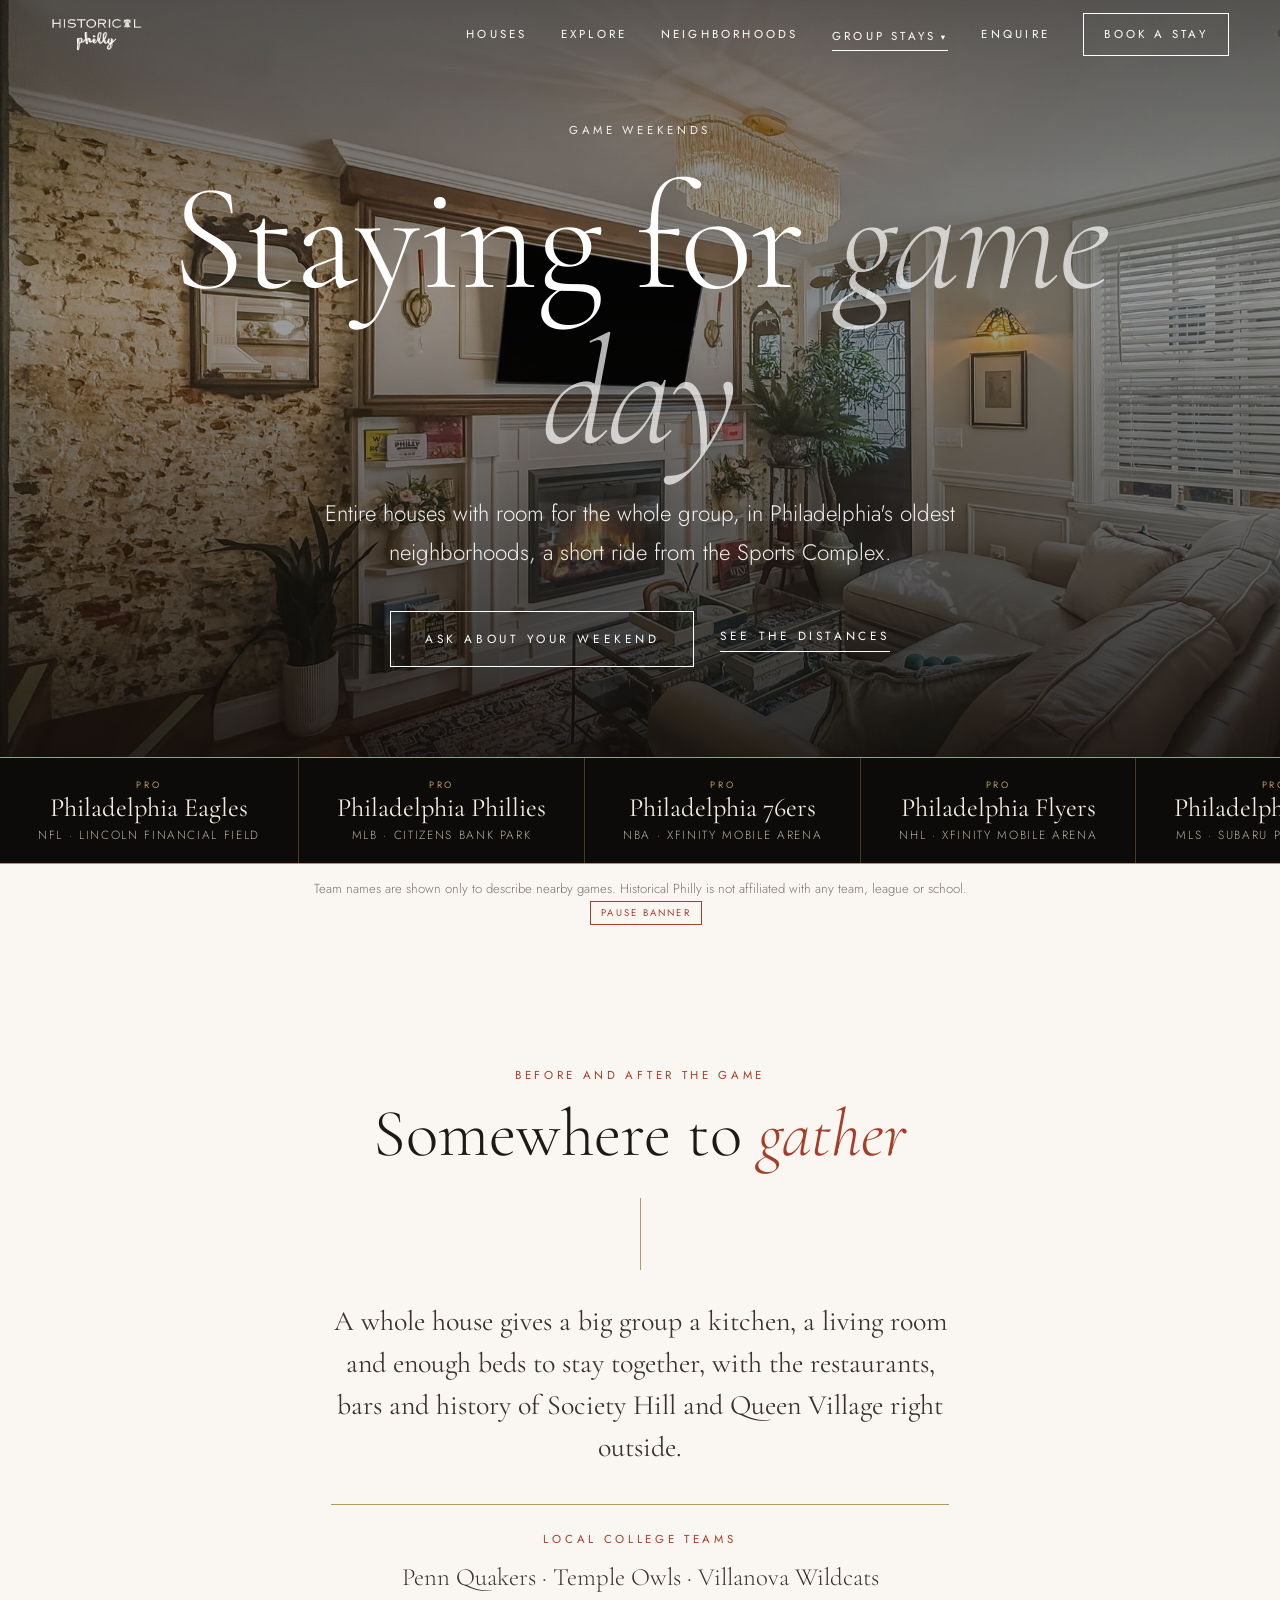
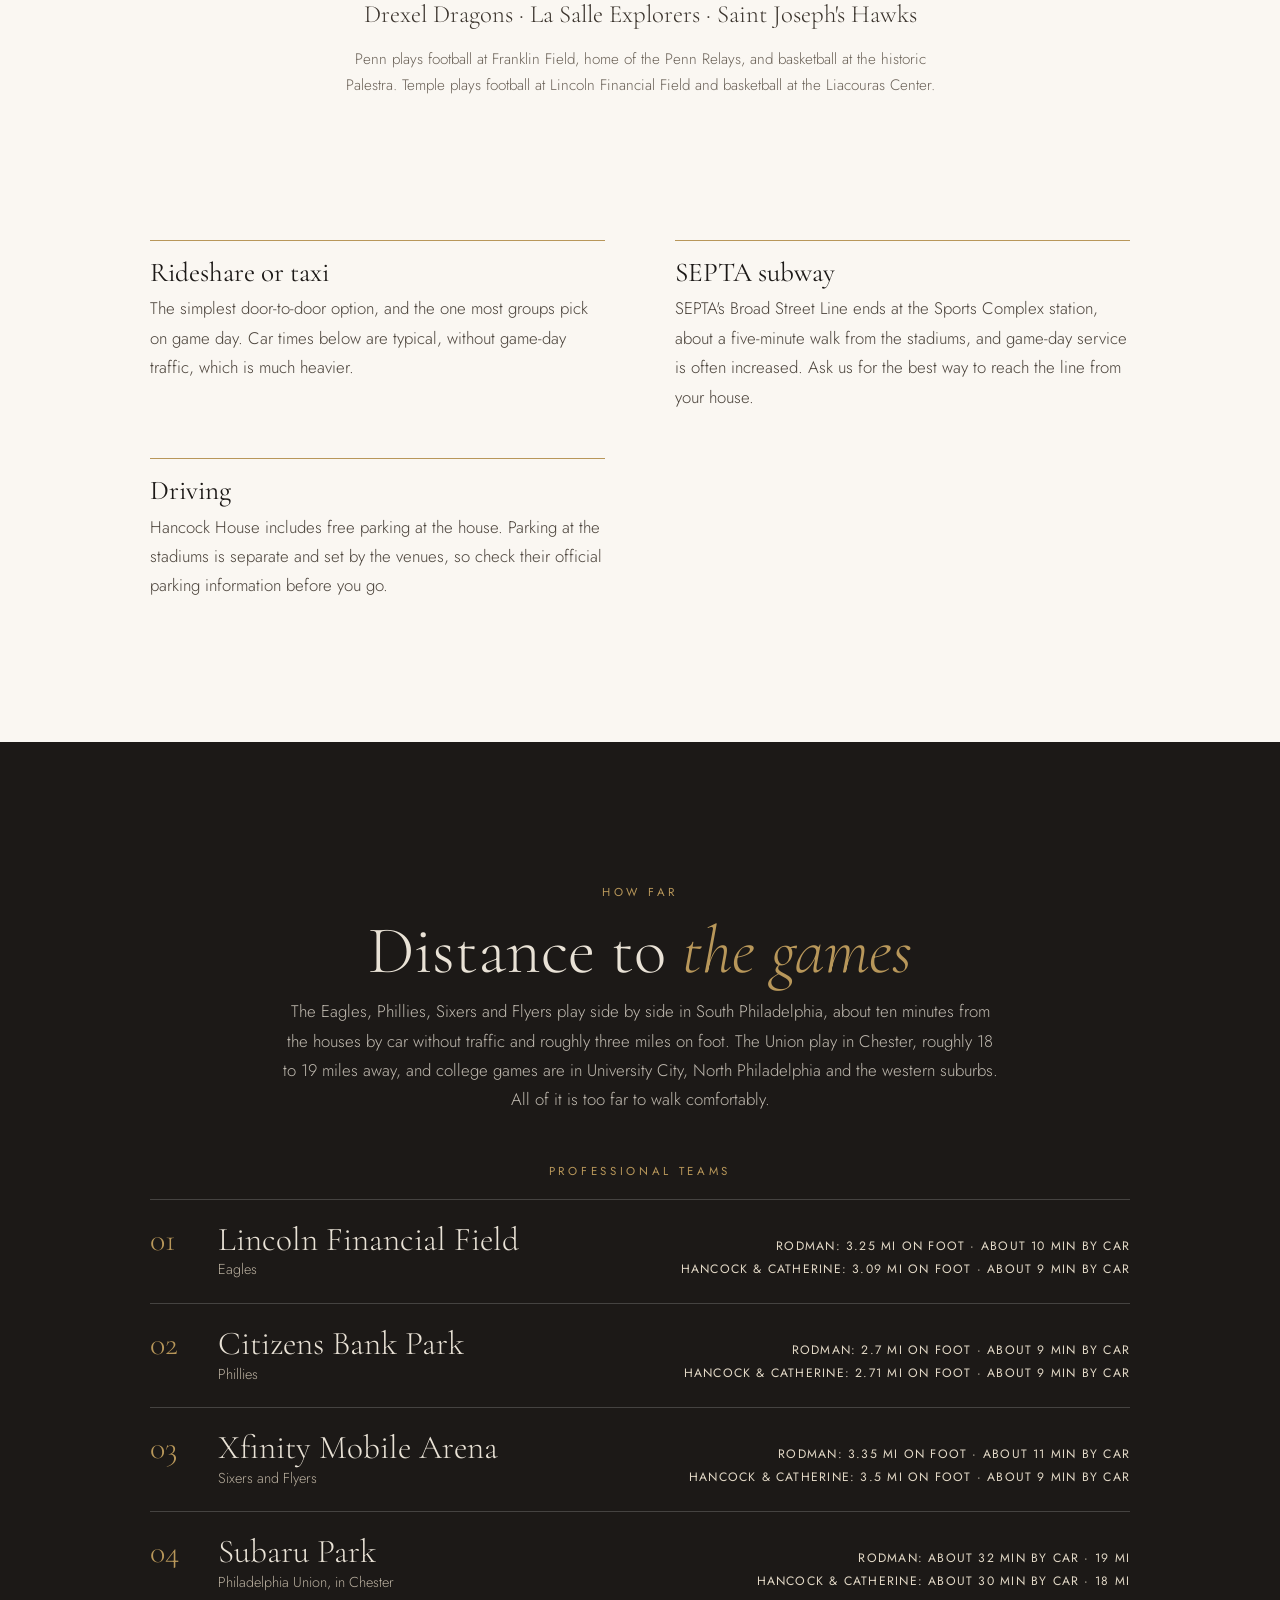
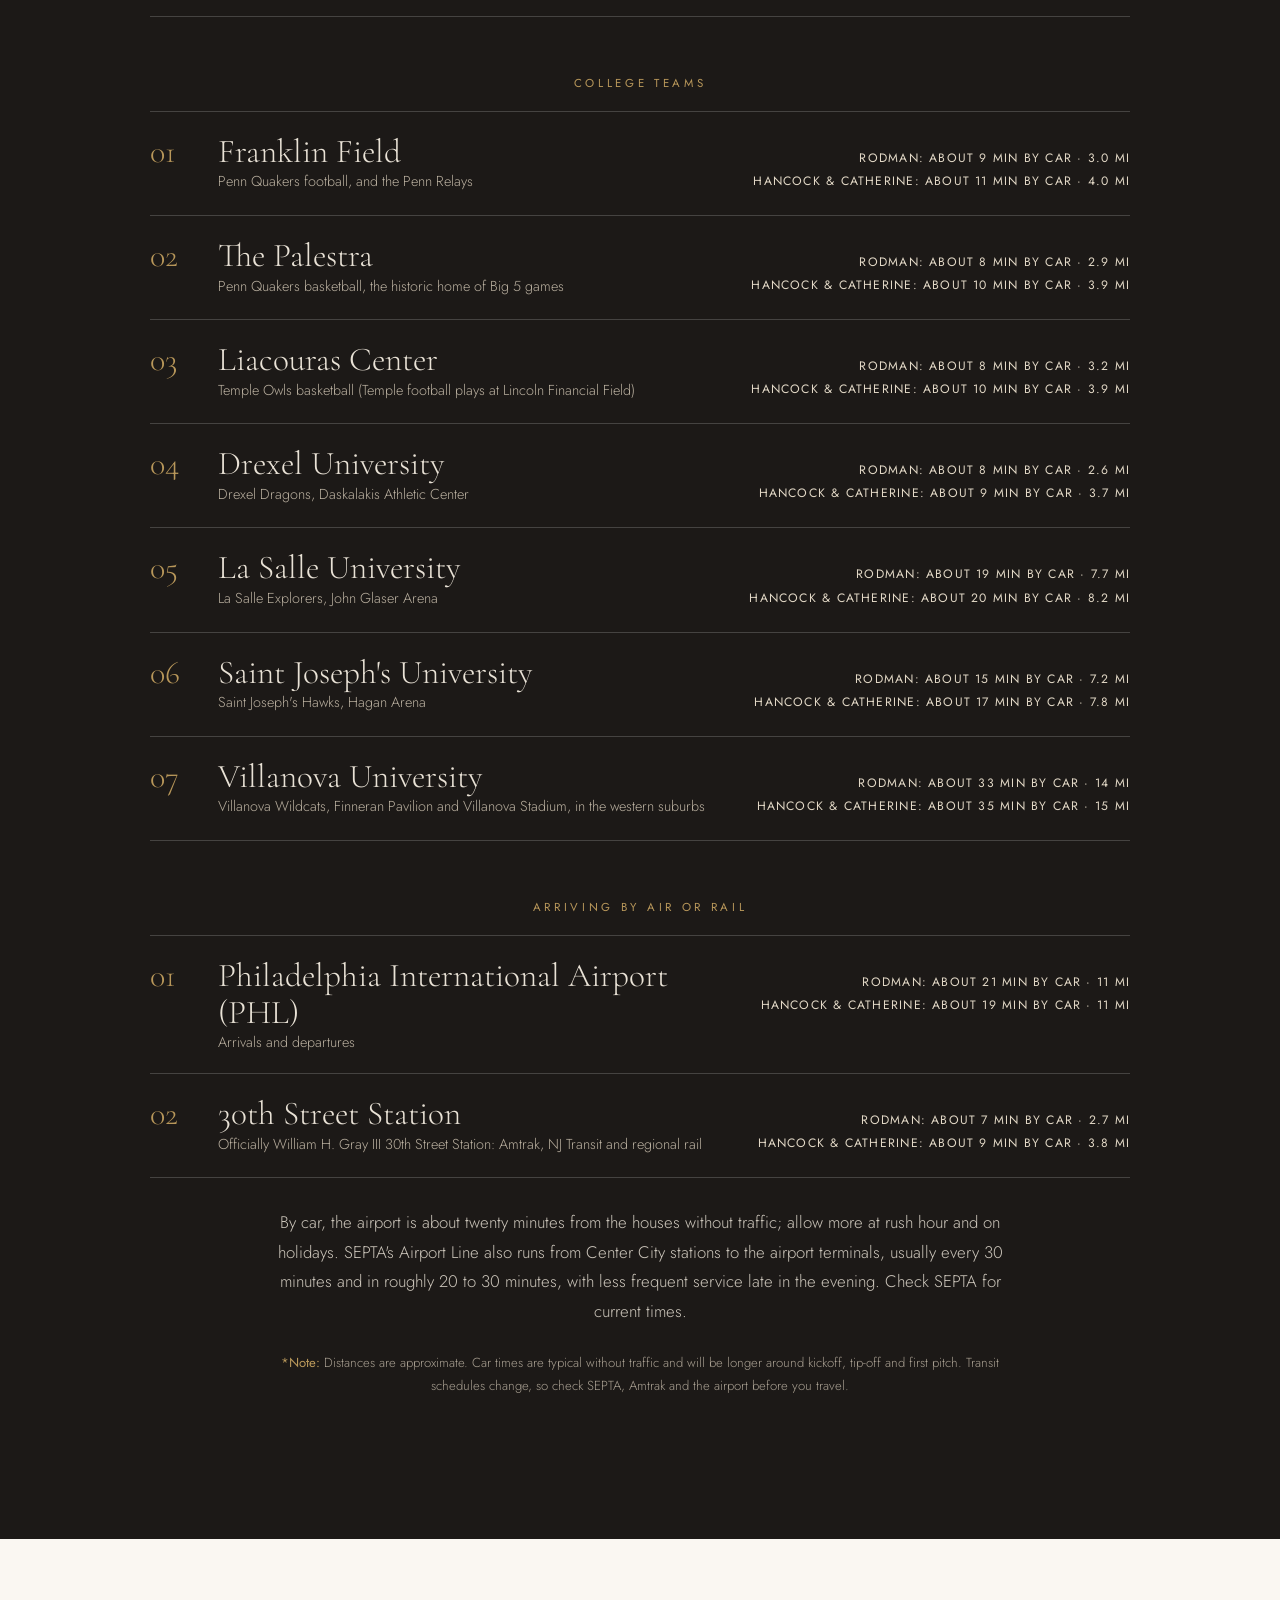
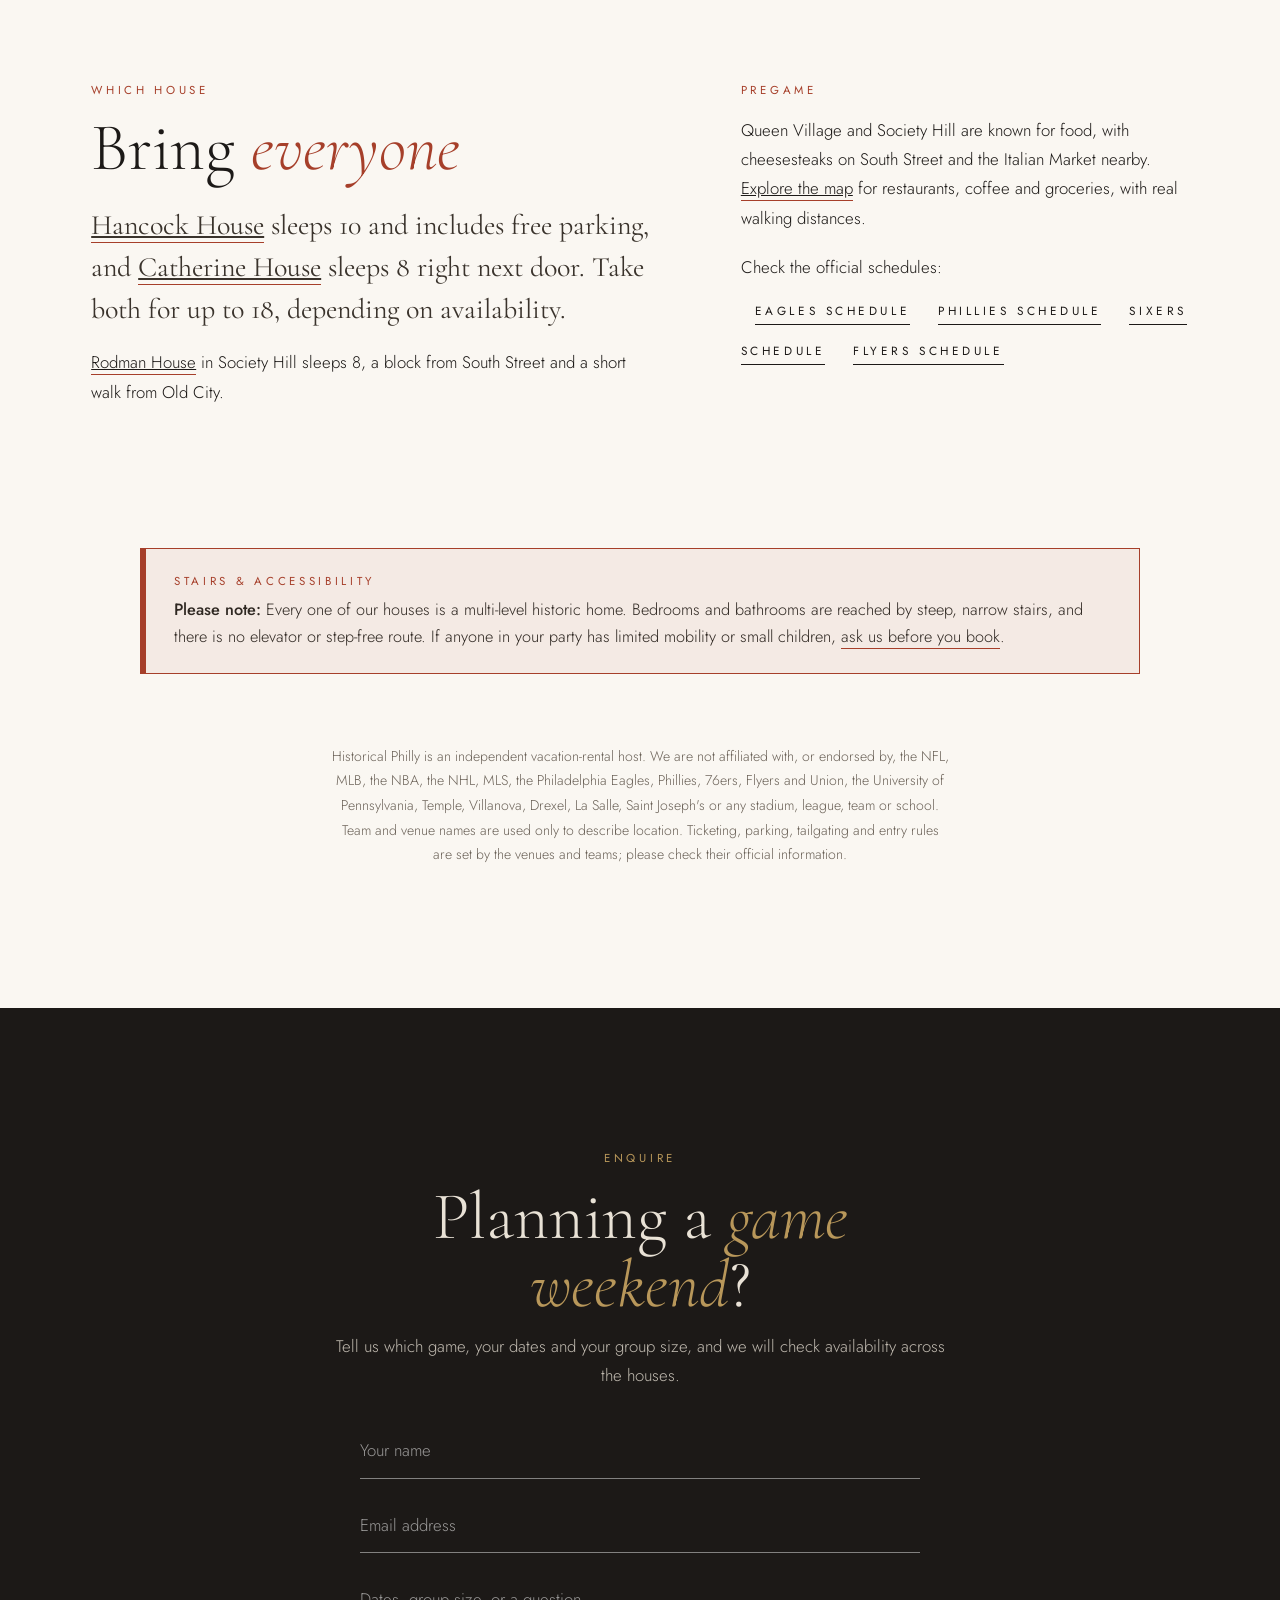
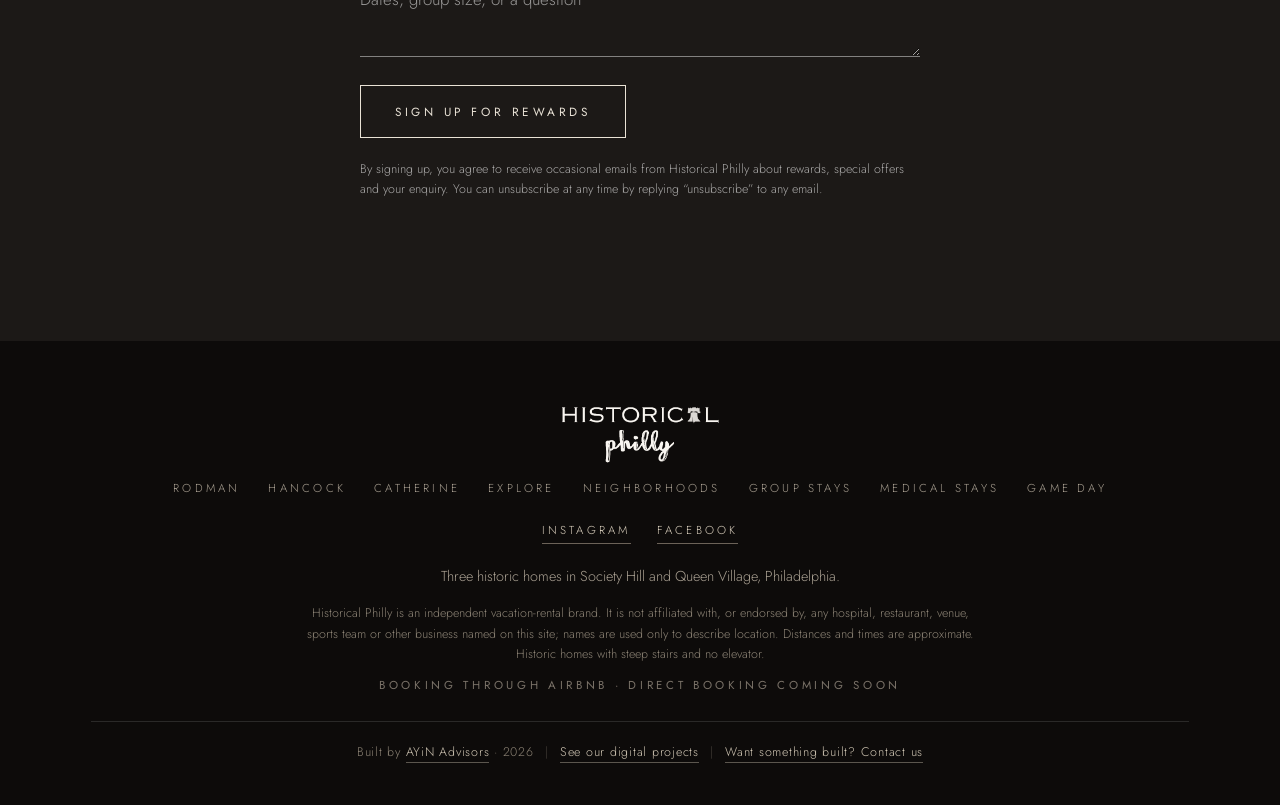
<file: gameday.html>
<!doctype html>
<html lang="en"><head>
<meta charset="utf-8"><meta name="viewport" content="width=device-width,initial-scale=1">
<title>Where to stay for Eagles, Phillies and college games in Philadelphia · Historical Philly</title>
<meta name="description" content="Entire historic homes with room for 8 to 10, or 18 across two next-door houses, for Eagles, Phillies, Sixers, Flyers and college game weekends in Philadelphia, with airport travel times. Free parking at Hancock House.">
<meta property="og:title" content="Where to stay for Eagles, Phillies and college games in Philadelphia · Historical Philly"><meta property="og:description" content="Entire historic homes with room for 8 to 10, or 18 across two next-door houses, for Eagles, Phillies, Sixers, Flyers and college game weekends in Philadelphia, with airport travel times. Free parking at Hancock House."><meta property="og:type" content="website">
<link rel="icon" type="image/png" sizes="32x32" href="favicon-32.png"><link rel="icon" type="image/png" sizes="64x64" href="favicon-64.png"><link rel="apple-touch-icon" href="apple-touch-icon.png">
<link rel="preconnect" href="https://fonts.googleapis.com"><link rel="preconnect" href="https://fonts.gstatic.com" crossorigin>
<link href="https://fonts.googleapis.com/css2?family=Cormorant+Garamond:ital,wght@0,300;0,400;0,500;1,300;1,400&family=Jost:wght@300;400&display=swap" rel="stylesheet">
<link rel="stylesheet" href="style.css?v=202610141759">
<script type="application/ld+json">{"@context":"https://schema.org","@type":"Organization","name":"Historical Philly","url":"https://historicalphilly.com","sameAs":["https://www.instagram.com/historicalphilly","https://www.facebook.com/profile.php?id=61594915439339"]}</script>
</head><body>
<header class="nav"><a class="brandmark lgo" href="index.html" aria-label="Historical Philly home"><img class="lg-light" src="images/logo-cream.png" alt="Historical Philly"><img class="lg-ink" src="images/logo-ink.png" alt="" aria-hidden="true"></a>
<nav class="links" aria-label="Main"><a href="index.html#houses">Houses</a><a href="explore.html">Explore</a><a href="neighborhoods.html">Neighborhoods</a><div class="dd"><a href="group-stays.html" aria-haspopup="true" aria-current="page">Group stays</a><div class="ddm"><a href="group-stays.html">All group stays</a><a href="medical.html">Medical stays</a><a href="gameday.html">Game day</a><a href="group-stays.html#celebrations">Family celebrations</a><a href="group-stays.html#group-travel">Group travel</a><a href="group-stays.html#friends">Friends weekends</a><a href="group-stays.html#couples">Couples trips</a><a href="group-stays.html#family-weekends">Family weekends</a><a href="group-stays.html#campus-tours">Campus tours</a></div></div><a href="index.html#contact">Enquire</a><a class="book" href="index.html#houses"><span>Book a stay</span></a></nav>
<button class="burger" aria-label="Menu" aria-expanded="false"><i></i></button></header>
<div class="menu"><a href="index.html">Home</a><a href="rodman-house.html">Rodman House</a><a href="hancock-house.html">Hancock House</a><a href="catherine-house.html">Catherine House</a><a href="explore.html">Explore the map</a><a href="neighborhoods.html">Neighborhoods</a><a href="group-stays.html">Group stays</a><a class="sub" href="medical.html">Medical stays</a><a class="sub" href="gameday.html">Game day</a><a class="sub" href="group-stays.html#celebrations">Family celebrations</a><a class="sub" href="group-stays.html#friends">Friends and couples</a><a class="sub" href="group-stays.html#campus-tours">Campus tours</a><a href="index.html#contact">Enquire</a><div class="label">Society Hill · Queen Village</div></div>

<section class="hero short"><img src="images/hancock-1.jpg" alt="Living room with a fireplace, exposed brick and a big sectional sofa">
<div class="in"><div class="label">Game weekends</div><h1>Staying for <em>game day</em></h1>
<p class="sub">Entire houses with room for the whole group, in Philadelphia's oldest neighborhoods, a short ride from the Sports Complex.</p>
<div class="cta-row"><a class="btn" href="#contact">Ask about your weekend</a><a class="uline" href="#distances">See the distances</a></div></div></section>

<section class="ticker" aria-label="Local professional and college teams"><div class="track"><div class="set"><div class="tm pro"><i>Pro</i><b>Philadelphia Eagles</b><span>NFL &middot; Lincoln Financial Field</span></div><div class="tm pro"><i>Pro</i><b>Philadelphia Phillies</b><span>MLB &middot; Citizens Bank Park</span></div><div class="tm pro"><i>Pro</i><b>Philadelphia 76ers</b><span>NBA &middot; Xfinity Mobile Arena</span></div><div class="tm pro"><i>Pro</i><b>Philadelphia Flyers</b><span>NHL &middot; Xfinity Mobile Arena</span></div><div class="tm pro"><i>Pro</i><b>Philadelphia Union</b><span>MLS &middot; Subaru Park, Chester</span></div><div class="tm col"><i>College</i><b>Penn Quakers</b><span>Franklin Field &middot; The Palestra</span></div><div class="tm col"><i>College</i><b>Temple Owls</b><span>Lincoln Financial Field &middot; Liacouras Center</span></div><div class="tm col"><i>College</i><b>Villanova Wildcats</b><span>Finneran Pavilion &middot; Villanova Stadium</span></div><div class="tm col"><i>College</i><b>Drexel Dragons</b><span>Daskalakis Athletic Center</span></div><div class="tm col"><i>College</i><b>La Salle Explorers</b><span>John Glaser Arena</span></div><div class="tm col"><i>College</i><b>Saint Joseph's Hawks</b><span>Hagan Arena</span></div></div><div class="set" aria-hidden="true"><div class="tm pro"><i>Pro</i><b>Philadelphia Eagles</b><span>NFL &middot; Lincoln Financial Field</span></div><div class="tm pro"><i>Pro</i><b>Philadelphia Phillies</b><span>MLB &middot; Citizens Bank Park</span></div><div class="tm pro"><i>Pro</i><b>Philadelphia 76ers</b><span>NBA &middot; Xfinity Mobile Arena</span></div><div class="tm pro"><i>Pro</i><b>Philadelphia Flyers</b><span>NHL &middot; Xfinity Mobile Arena</span></div><div class="tm pro"><i>Pro</i><b>Philadelphia Union</b><span>MLS &middot; Subaru Park, Chester</span></div><div class="tm col"><i>College</i><b>Penn Quakers</b><span>Franklin Field &middot; The Palestra</span></div><div class="tm col"><i>College</i><b>Temple Owls</b><span>Lincoln Financial Field &middot; Liacouras Center</span></div><div class="tm col"><i>College</i><b>Villanova Wildcats</b><span>Finneran Pavilion &middot; Villanova Stadium</span></div><div class="tm col"><i>College</i><b>Drexel Dragons</b><span>Daskalakis Athletic Center</span></div><div class="tm col"><i>College</i><b>La Salle Explorers</b><span>John Glaser Arena</span></div><div class="tm col"><i>College</i><b>Saint Joseph's Hawks</b><span>Hagan Arena</span></div></div></div></section>
<p class="fine" style="margin:14px auto 0;max-width:760px;padding:0 20px">Team names are shown only to describe nearby games. Historical Philly is not affiliated with any team, league or school. <button class="tpause" type="button" aria-pressed="false">Pause banner</button></p>
<section class="pad"><div class="narrow rv"><div class="label brick">Before and after the game</div>
<h2 class="t" style="margin-top:14px">Somewhere to <em>gather</em></h2><div class="vline"></div>
<p class="lead">A whole house gives a big group a kitchen, a living room and enough beds to stay together, with the restaurants, bars and history of Society Hill and Queen Village right outside.</p>
<div class="teams rv"><div class="label brick">Local college teams</div>
<p class="tl">Penn Quakers &middot; Temple Owls &middot; Villanova Wildcats<br>Drexel Dragons &middot; La Salle Explorers &middot; Saint Joseph's Hawks</p>
<p>Penn plays football at Franklin Field, home of the Penn Relays, and basketball at the historic Palestra. Temple plays football at Lincoln Financial Field and basketball at the Liacouras Center.</p></div></div></section>

<section class="pad" style="padding-top:0"><div class="wrap"><div class="why3 rv"><div class="rv"><h3 style="font-size:1.7rem;font-weight:400">Rideshare or taxi</h3><p style="margin-top:8px;color:#4a423a">The simplest door-to-door option, and the one most groups pick on game day. Car times below are typical, without game-day traffic, which is much heavier.</p></div><div class="rv"><h3 style="font-size:1.7rem;font-weight:400">SEPTA subway</h3><p style="margin-top:8px;color:#4a423a">SEPTA's Broad Street Line ends at the Sports Complex station, about a five-minute walk from the stadiums, and game-day service is often increased. Ask us for the best way to reach the line from your house.</p></div><div class="rv"><h3 style="font-size:1.7rem;font-weight:400">Driving</h3><p style="margin-top:8px;color:#4a423a">Hancock House includes free parking at the house. Parking at the stadiums is separate and set by the venues, so check their official parking information before you go.</p></div></div></div></section>

<section class="dark pad" id="distances"><div class="wrap"><div class="narrow rv" style="padding:0"><div class="label" style="color:var(--brass)">How far</div><h2 class="t" style="margin-top:14px">Distance to <em>the games</em></h2>
<p style="opacity:.8;margin-top:12px">The Eagles, Phillies, Sixers and Flyers play side by side in South Philadelphia, about ten minutes from the houses by car without traffic and roughly three miles on foot. The Union play in Chester, roughly 18 to 19 miles away, and college games are in University City, North Philadelphia and the western suburbs. All of it is too far to walk comfortably.</p></div>
<div class="label" style="color:var(--brass);text-align:center;margin-top:46px">Professional teams</div>
<div class="rows hosp" style="max-width:980px;margin:18px auto 0"><div class="row rv"><div class="n">01</div><div class="nm">Lincoln Financial Field<small>Eagles</small></div><div class="lb label">Rodman: 3.25 mi on foot &middot; about 10 min by car<br>Hancock &amp; Catherine: 3.09 mi on foot &middot; about 9 min by car</div></div><div class="row rv"><div class="n">02</div><div class="nm">Citizens Bank Park<small>Phillies</small></div><div class="lb label">Rodman: 2.7 mi on foot &middot; about 9 min by car<br>Hancock &amp; Catherine: 2.71 mi on foot &middot; about 9 min by car</div></div><div class="row rv"><div class="n">03</div><div class="nm">Xfinity Mobile Arena<small>Sixers and Flyers</small></div><div class="lb label">Rodman: 3.35 mi on foot &middot; about 11 min by car<br>Hancock &amp; Catherine: 3.5 mi on foot &middot; about 9 min by car</div></div><div class="row rv"><div class="n">04</div><div class="nm">Subaru Park<small>Philadelphia Union, in Chester</small></div><div class="lb label">Rodman: about 32 min by car &middot; 19 mi<br>Hancock &amp; Catherine: about 30 min by car &middot; 18 mi</div></div></div>
<div class="label" style="color:var(--brass);text-align:center;margin-top:56px">College teams</div>
<div class="rows hosp" style="max-width:980px;margin:18px auto 0"><div class="row rv"><div class="n">01</div><div class="nm">Franklin Field<small>Penn Quakers football, and the Penn Relays</small></div><div class="lb label">Rodman: about 9 min by car &middot; 3.0 mi<br>Hancock &amp; Catherine: about 11 min by car &middot; 4.0 mi</div></div><div class="row rv"><div class="n">02</div><div class="nm">The Palestra<small>Penn Quakers basketball, the historic home of Big 5 games</small></div><div class="lb label">Rodman: about 8 min by car &middot; 2.9 mi<br>Hancock &amp; Catherine: about 10 min by car &middot; 3.9 mi</div></div><div class="row rv"><div class="n">03</div><div class="nm">Liacouras Center<small>Temple Owls basketball (Temple football plays at Lincoln Financial Field)</small></div><div class="lb label">Rodman: about 8 min by car &middot; 3.2 mi<br>Hancock &amp; Catherine: about 10 min by car &middot; 3.9 mi</div></div><div class="row rv"><div class="n">04</div><div class="nm">Drexel University<small>Drexel Dragons, Daskalakis Athletic Center</small></div><div class="lb label">Rodman: about 8 min by car &middot; 2.6 mi<br>Hancock &amp; Catherine: about 9 min by car &middot; 3.7 mi</div></div><div class="row rv"><div class="n">05</div><div class="nm">La Salle University<small>La Salle Explorers, John Glaser Arena</small></div><div class="lb label">Rodman: about 19 min by car &middot; 7.7 mi<br>Hancock &amp; Catherine: about 20 min by car &middot; 8.2 mi</div></div><div class="row rv"><div class="n">06</div><div class="nm">Saint Joseph's University<small>Saint Joseph's Hawks, Hagan Arena</small></div><div class="lb label">Rodman: about 15 min by car &middot; 7.2 mi<br>Hancock &amp; Catherine: about 17 min by car &middot; 7.8 mi</div></div><div class="row rv"><div class="n">07</div><div class="nm">Villanova University<small>Villanova Wildcats, Finneran Pavilion and Villanova Stadium, in the western suburbs</small></div><div class="lb label">Rodman: about 33 min by car &middot; 14 mi<br>Hancock &amp; Catherine: about 35 min by car &middot; 15 mi</div></div></div>
<div class="label" style="color:var(--brass);text-align:center;margin-top:56px">Arriving by air or rail</div>
<div class="rows hosp" style="max-width:980px;margin:18px auto 0"><div class="row rv"><div class="n">01</div><div class="nm">Philadelphia International Airport (PHL)<small>Arrivals and departures</small></div><div class="lb label">Rodman: about 21 min by car &middot; 11 mi<br>Hancock &amp; Catherine: about 19 min by car &middot; 11 mi</div></div><div class="row rv"><div class="n">02</div><div class="nm">30th Street Station<small>Officially William H. Gray III 30th Street Station: Amtrak, NJ Transit and regional rail</small></div><div class="lb label">Rodman: about 7 min by car &middot; 2.7 mi<br>Hancock &amp; Catherine: about 9 min by car &middot; 3.8 mi</div></div></div>
<p style="max-width:760px;margin:30px auto 0;opacity:.85;text-align:center">By car, the airport is about twenty minutes from the houses without traffic; allow more at rush hour and on holidays. SEPTA's Airport Line also runs from Center City stations to the airport terminals, usually every 30 minutes and in roughly 20 to 30 minutes, with less frequent service late in the evening. Check SEPTA for current times.</p>
<p class="fine" style="color:#a89f91;max-width:760px;margin:26px auto 0"><b style="color:var(--brass);font-weight:400">*Note:</b> Distances are approximate. Car times are typical without traffic and will be longer around kickoff, tip-off and first pitch. Transit schedules change, so check SEPTA, Amtrak and the airport before you travel.</p></div></section>

<section class="pad"><div class="wrap two">
<div class="rv"><div class="label brick">Which house</div><h2 class="t" style="margin:14px 0 22px">Bring <em>everyone</em></h2>
<p class="lead"><a href="hancock-house.html" style="border-bottom:1px solid var(--brick)">Hancock House</a> sleeps 10 and includes free parking, and <a href="catherine-house.html" style="border-bottom:1px solid var(--brick)">Catherine House</a> sleeps 8 right next door. Take both for up to 18, depending on availability.</p>
<p style="margin-top:18px"><a href="rodman-house.html" style="border-bottom:1px solid var(--brick)">Rodman House</a> in Society Hill sleeps 8, a block from South Street and a short walk from Old City.</p></div>
<div class="rv"><div class="label brick">Pregame</div><p style="margin-top:16px">Queen Village and Society Hill are known for food, with cheesesteaks on South Street and the Italian Market nearby. <a href="explore.html" style="border-bottom:1px solid var(--brick)">Explore the map</a> for restaurants, coffee and groceries, with real walking distances.</p>
<p style="margin-top:20px">Check the official schedules:</p><div style="margin-top:6px;line-height:2.4"><a class="uline" href="https://www.philadelphiaeagles.com/schedule/" rel="noopener" target="_blank" style="margin:0 14px">Eagles schedule</a><a class="uline" href="https://www.mlb.com/phillies/schedule" rel="noopener" target="_blank" style="margin:0 14px">Phillies schedule</a><a class="uline" href="https://www.nba.com/sixers/schedule" rel="noopener" target="_blank" style="margin:0 14px">Sixers schedule</a><a class="uline" href="https://www.nhl.com/flyers/schedule" rel="noopener" target="_blank" style="margin:0 14px">Flyers schedule</a></div></div></div></section>

<section style="padding-bottom:70px"><div class="wrap"><div class="alert"><div class="label">Stairs &amp; accessibility</div><p><b>Please note:</b> Every one of our houses is a multi-level historic home. Bedrooms and bathrooms are reached by steep, narrow stairs, and there is no elevator or step-free route. If anyone in your party has limited mobility or small children, <a href="#contact">ask us before you book</a>.</p></div></div></section>

<section class="pad" style="padding-top:0"><div class="narrow rv"><p style="font-size:.88rem;color:#6b6258">Historical Philly is an independent vacation-rental host. We are not affiliated with, or endorsed by, the NFL, MLB, the NBA, the NHL, MLS, the Philadelphia Eagles, Phillies, 76ers, Flyers and Union, the University of Pennsylvania, Temple, Villanova, Drexel, La Salle, Saint Joseph's or any stadium, league, team or school. Team and venue names are used only to describe location. Ticketing, parking, tailgating and entry rules are set by the venues and teams; please check their official information.</p></div></section>
<section class="dark pad" id="contact"><div class="narrow rv"><div class="label" style="color:var(--brass)">Enquire</div>
<h2 class="t" style="margin-top:14px">Planning a <em>game weekend</em>?</h2><p style="opacity:.8;margin-top:12px">Tell us which game, your dates and your group size, and we will check availability across the houses.</p><div class="sent" role="status">Thank you. We will be in touch soon.</div>
<form class="sign" action="https://formsubmit.co/stefne@stefne.com" method="POST">
<input type="hidden" name="_subject" value="Historical Philly: Game-weekend enquiry"><input type="hidden" name="_template" value="table"><input type="hidden" name="_captcha" value="false">
<input type="text" name="_honey" style="display:none" tabindex="-1" autocomplete="off"><input type="hidden" name="_next" value="https://historicalphilly.com/gameday.html?sent=1">
<input type="text" name="name" placeholder="Your name" aria-label="Your name" required>
<input type="email" name="email" placeholder="Email address" aria-label="Email address" required>
<textarea name="message" rows="2" placeholder="Dates, group size, or a question" aria-label="Message"></textarea>
<button class="btn" type="submit">Sign Up for Rewards</button>
<p class="consent">By signing up, you agree to receive occasional emails from Historical Philly about rewards, special offers and your enquiry. You can unsubscribe at any time by replying &ldquo;unsubscribe&rdquo; to any email.</p></form></div></section>
<footer><div class="wrap"><a href="index.html"><img class="flogo" src="images/logo-cream.png" alt="Historical Philly"></a>
<nav><a href="rodman-house.html">Rodman</a><a href="hancock-house.html">Hancock</a><a href="catherine-house.html">Catherine</a><a href="explore.html">Explore</a><a href="neighborhoods.html">Neighborhoods</a><a href="group-stays.html">Group stays</a><a href="medical.html">Medical stays</a><a href="gameday.html">Game day</a></nav>
<div class="social"><a href="https://www.instagram.com/historicalphilly" rel="noopener" target="_blank">Instagram</a><a href="https://www.facebook.com/profile.php?id=61594915439339" rel="noopener" target="_blank">Facebook</a></div><div>Three historic homes in Society Hill and Queen Village, Philadelphia.</div>
<p class="disc">Historical Philly is an independent vacation-rental brand. It is not affiliated with, or endorsed by, any hospital, restaurant, venue, sports team or other business named on this site; names are used only to describe location. Distances and times are approximate. Historic homes with steep stairs and no elevator.</p><div class="label">Booking through Airbnb · direct booking coming soon</div><div class="built">Built by <a href="https://ayinadvisors.com" rel="noopener" target="_blank">AYiN Advisors</a> &middot; 2026<span class="sep">|</span><a href="https://ayinadvisors.com/Projects.html" rel="noopener" target="_blank">See our digital projects</a><span class="sep">|</span><a href="https://ayinadvisors.com/Contact.html" rel="noopener" target="_blank">Want something built? Contact us</a></div></div></footer>
<script src="script.js?v=202610141759"></script>
</body></html>
</file>
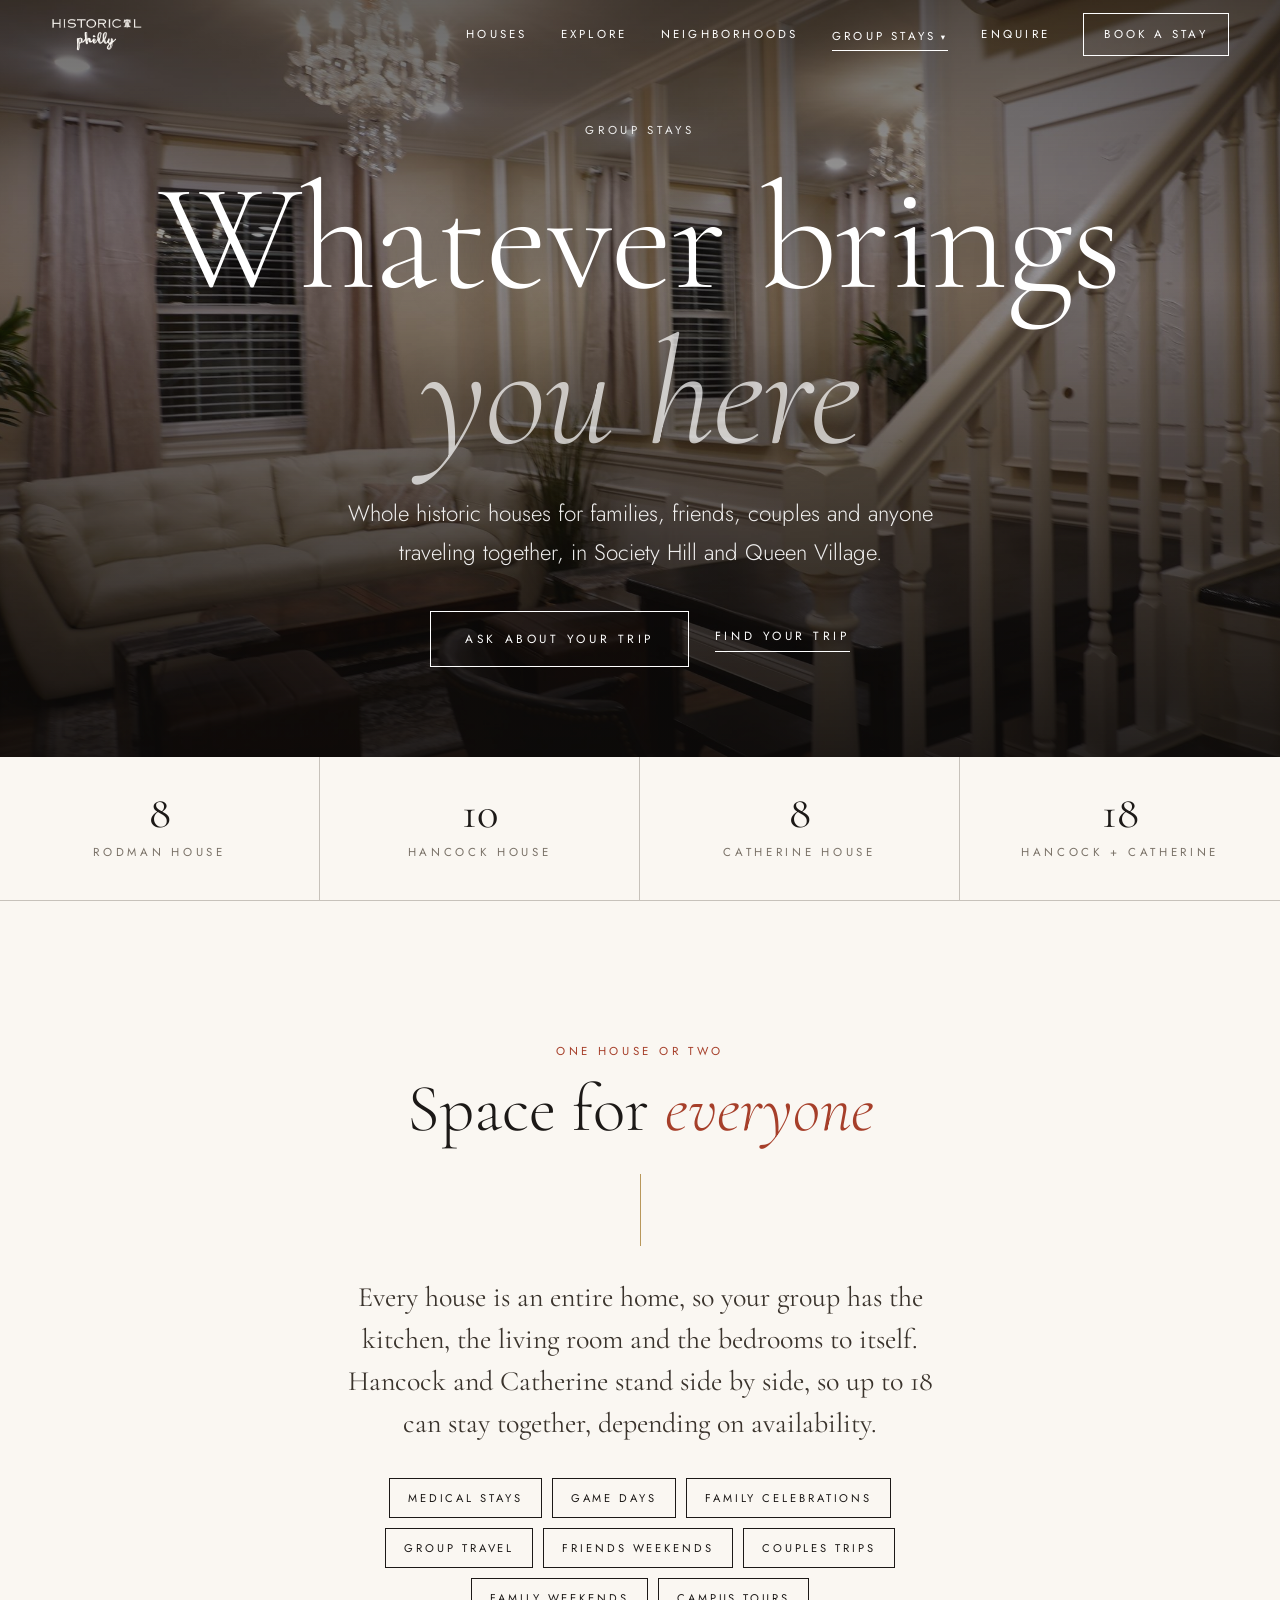
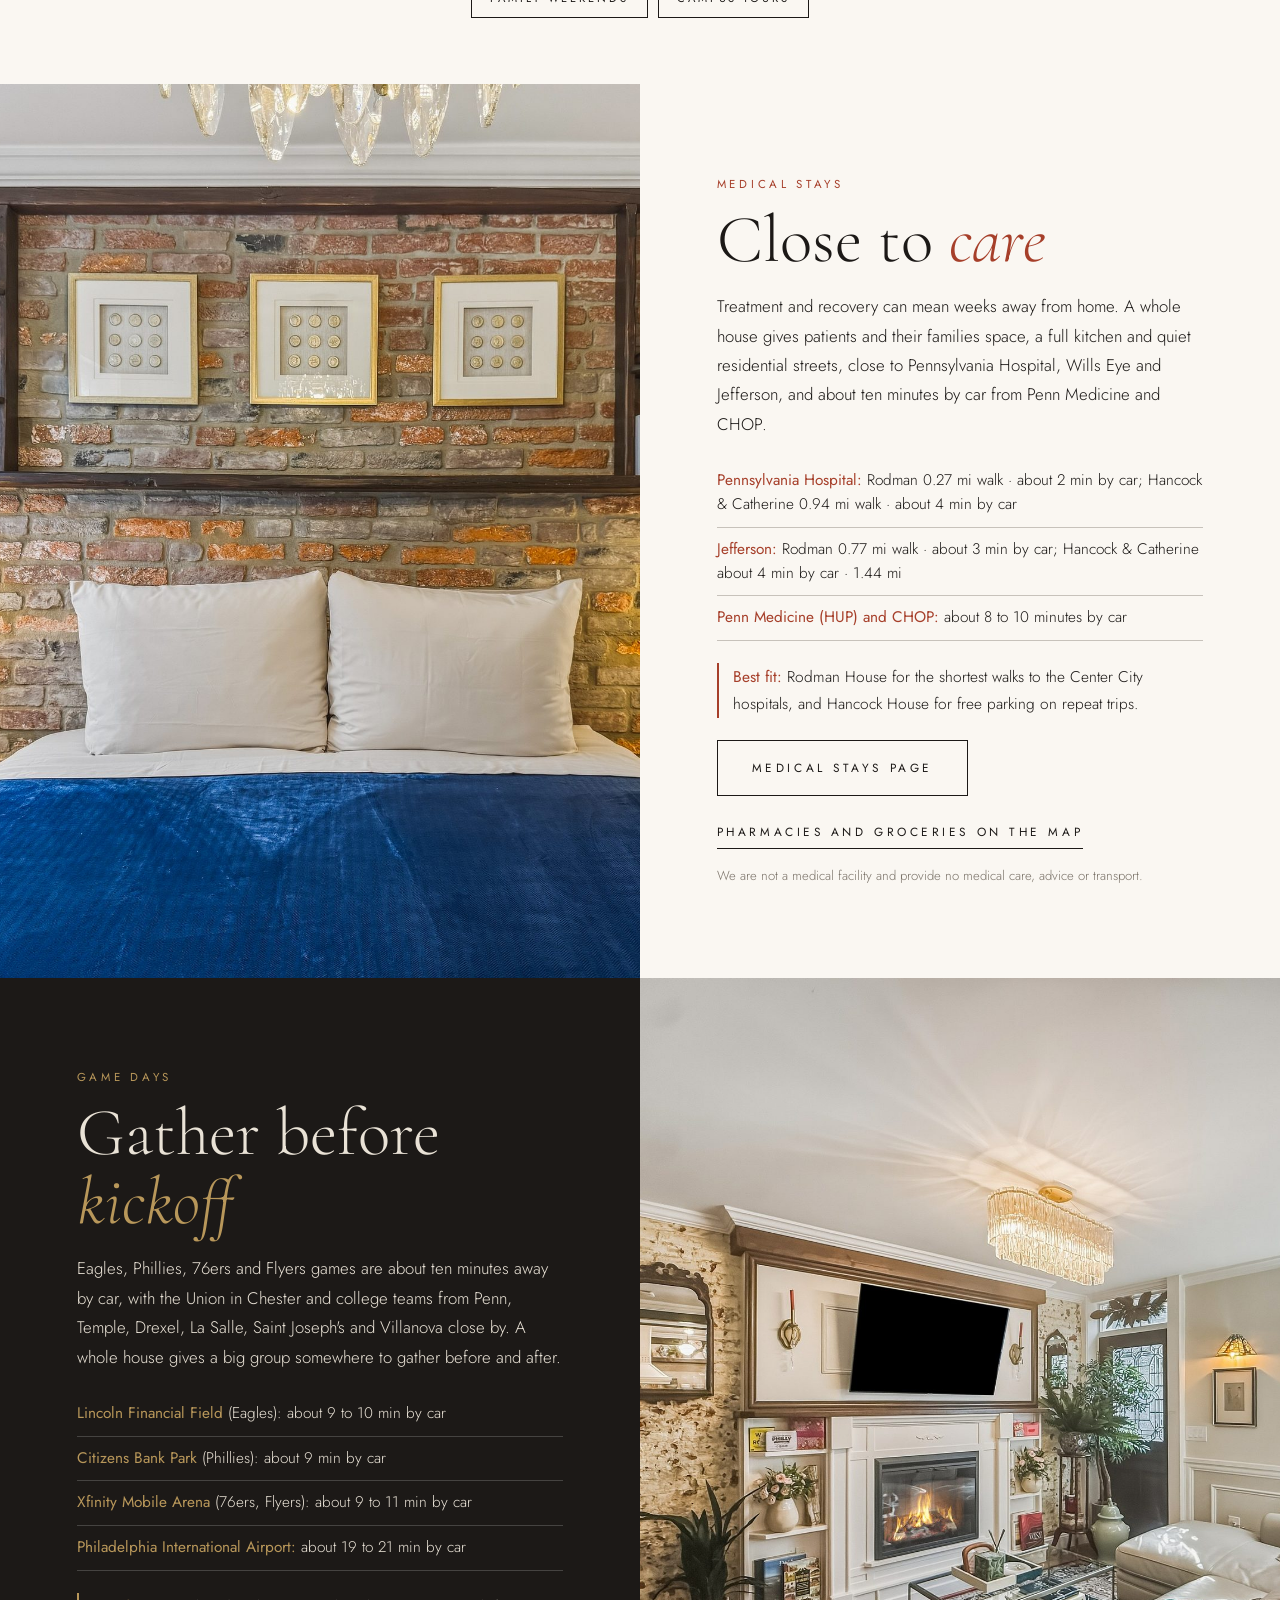
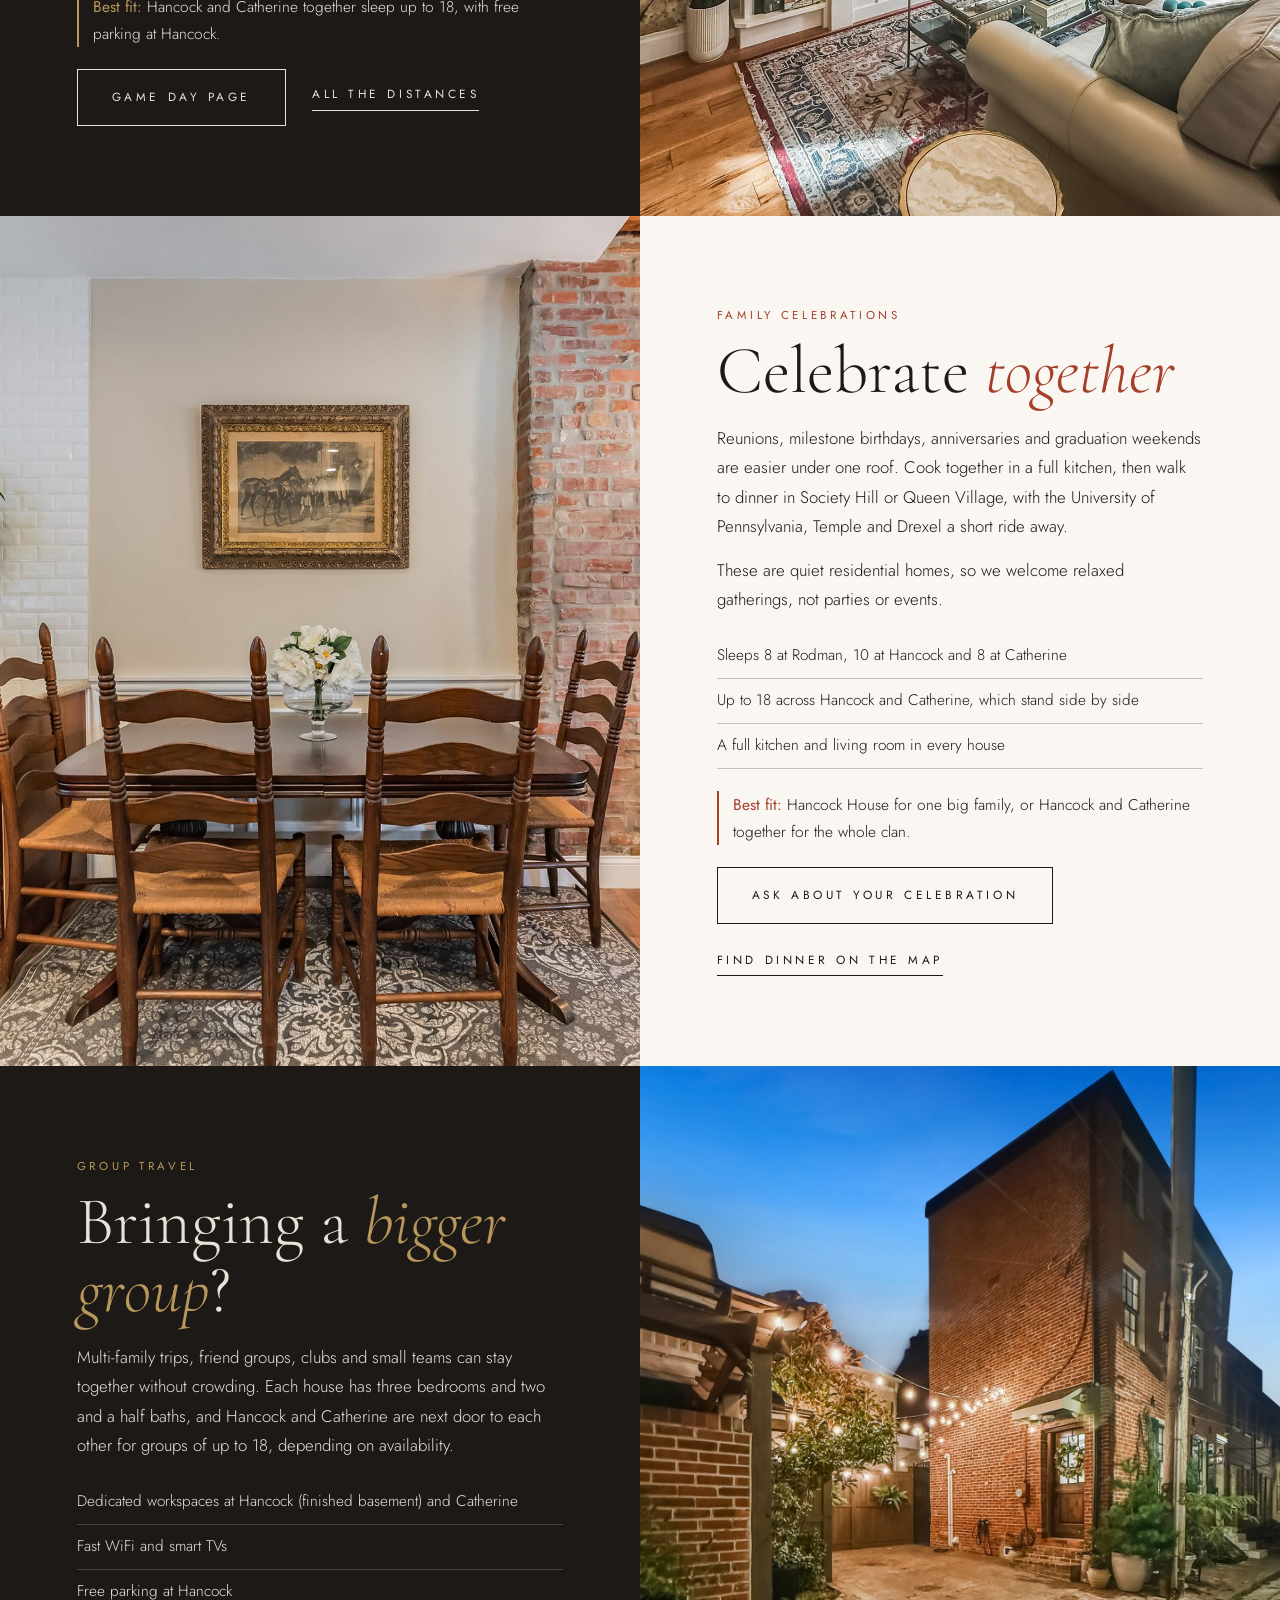
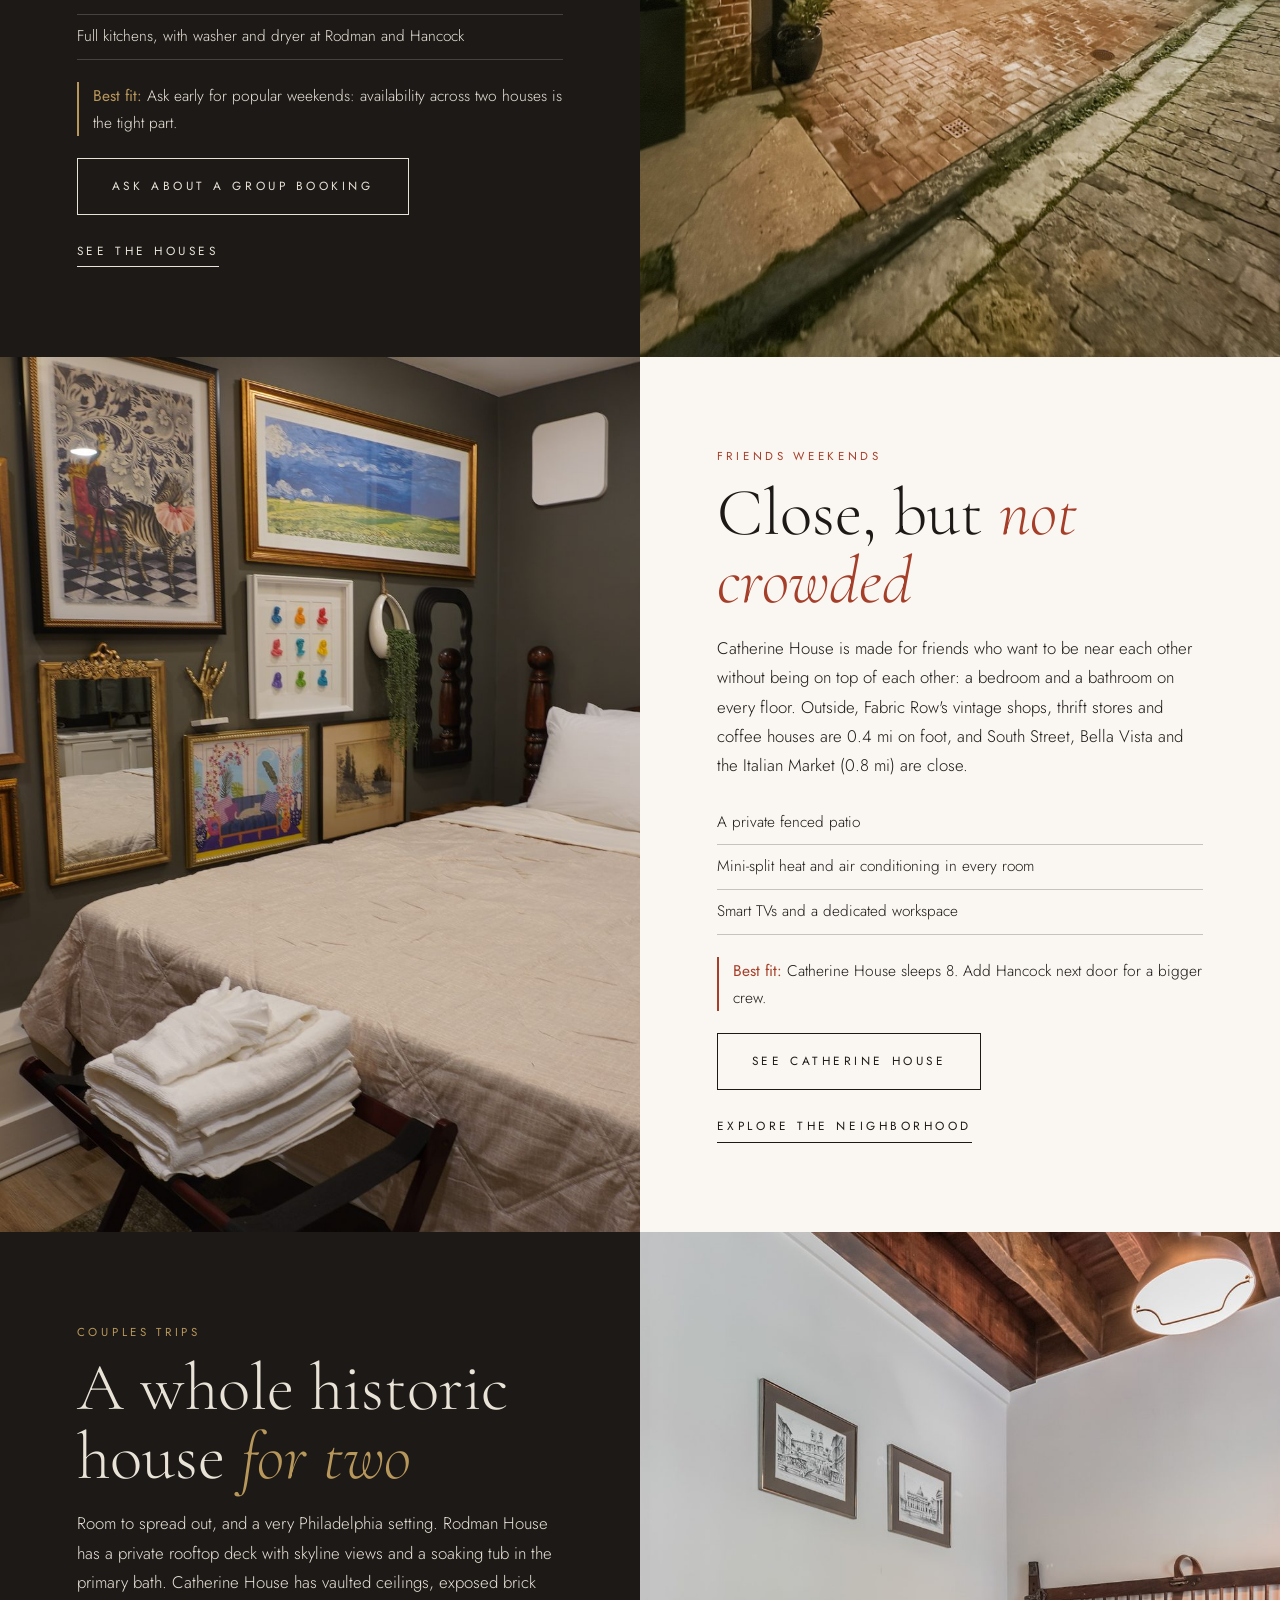
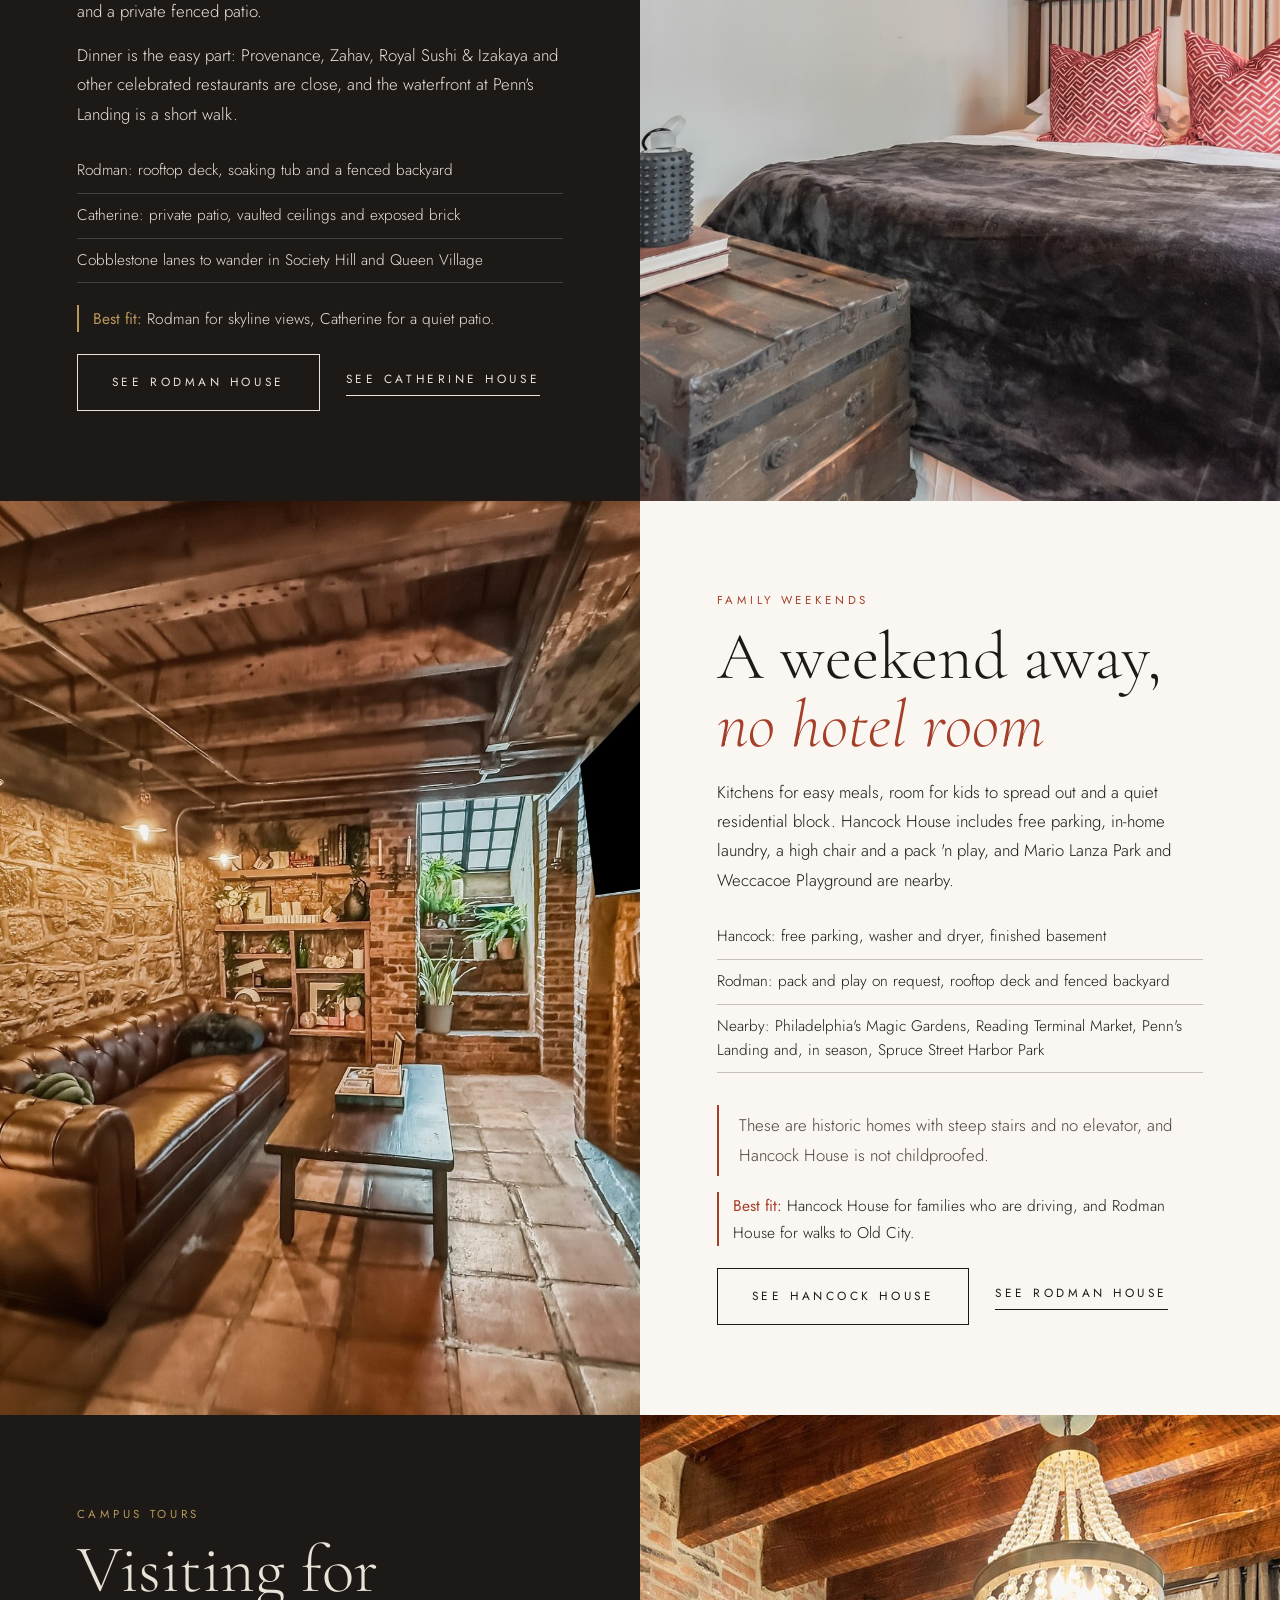
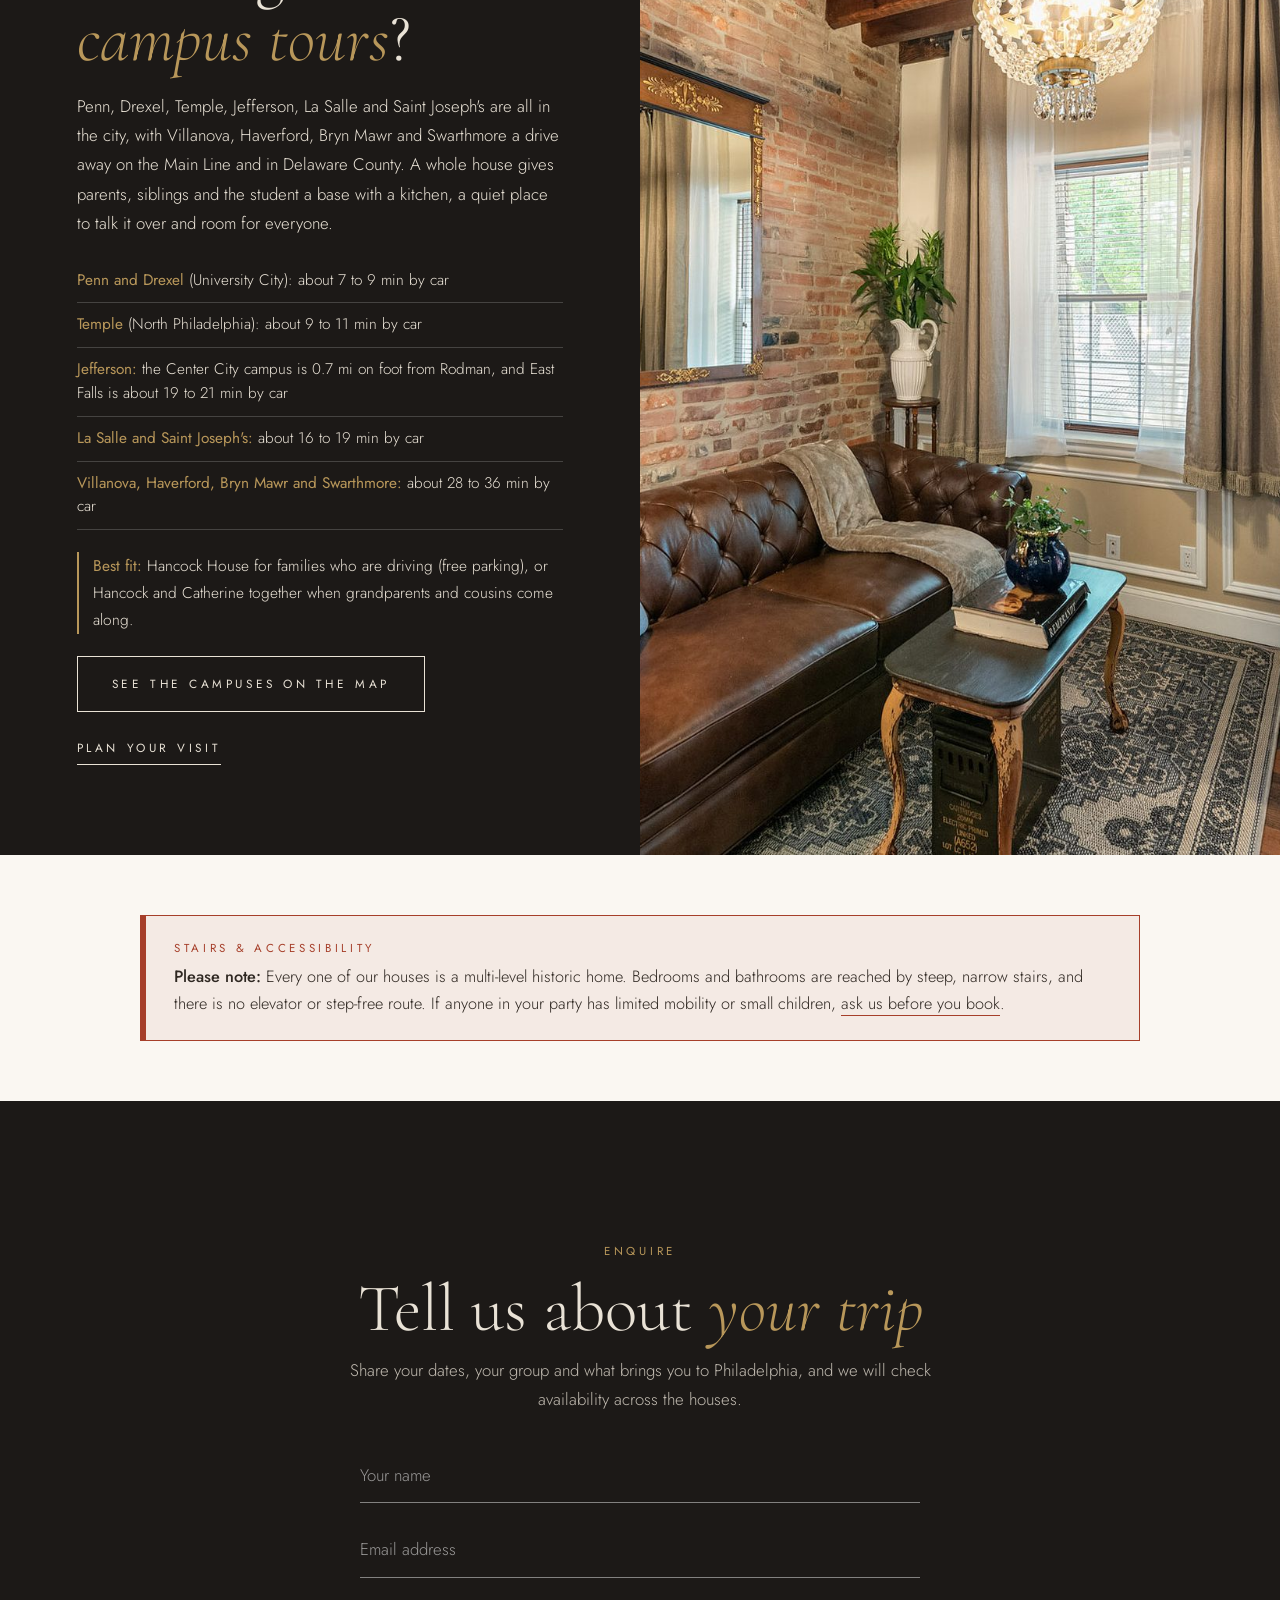
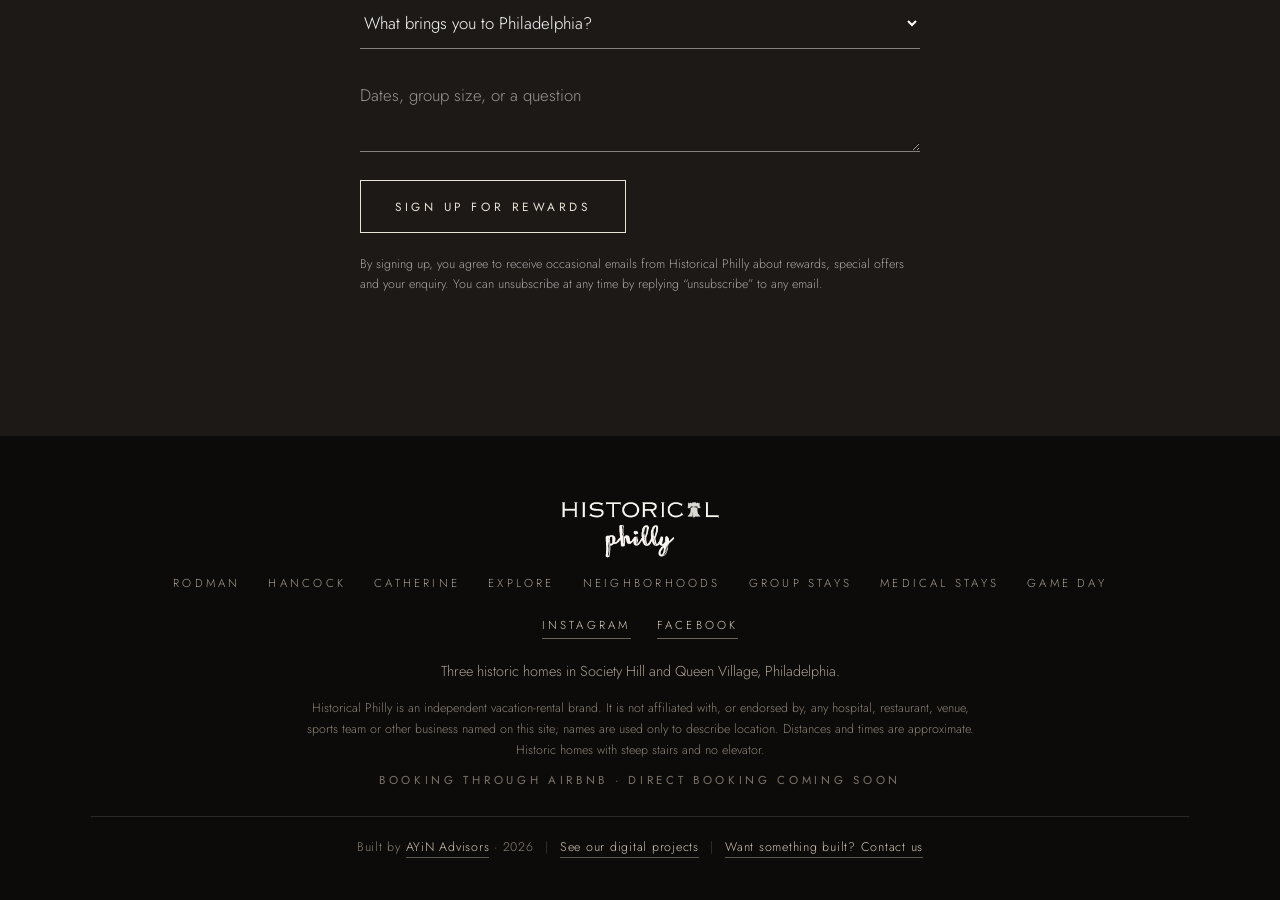
<file: group-stays.html>
<!doctype html>
<html lang="en"><head>
<meta charset="utf-8"><meta name="viewport" content="width=device-width,initial-scale=1">
<title>Group stays in Philadelphia: medical stays, game days, family celebrations, friends and couples · Historical Philly</title>
<meta name="description" content="Whole historic houses for medical stays, game weekends, family celebrations, group travel, friends weekends, couples trips and family getaways in Society Hill and Queen Village, Philadelphia. Sleeps 8 to 10, or 18 across two next-door houses.">
<meta property="og:title" content="Group stays in Philadelphia: medical stays, game days, family celebrations, friends and couples · Historical Philly"><meta property="og:description" content="Whole historic houses for medical stays, game weekends, family celebrations, group travel, friends weekends, couples trips and family getaways in Society Hill and Queen Village, Philadelphia. Sleeps 8 to 10, or 18 across two next-door houses."><meta property="og:type" content="website">
<link rel="icon" type="image/png" sizes="32x32" href="favicon-32.png"><link rel="icon" type="image/png" sizes="64x64" href="favicon-64.png"><link rel="apple-touch-icon" href="apple-touch-icon.png">
<link rel="preconnect" href="https://fonts.googleapis.com"><link rel="preconnect" href="https://fonts.gstatic.com" crossorigin>
<link href="https://fonts.googleapis.com/css2?family=Cormorant+Garamond:ital,wght@0,300;0,400;0,500;1,300;1,400&family=Jost:wght@300;400&display=swap" rel="stylesheet">
<link rel="stylesheet" href="style.css?v=202610141759">
<script type="application/ld+json">{"@context":"https://schema.org","@type":"Organization","name":"Historical Philly","url":"https://historicalphilly.com","sameAs":["https://www.instagram.com/historicalphilly","https://www.facebook.com/profile.php?id=61594915439339"]}</script>
</head><body>
<header class="nav"><a class="brandmark lgo" href="index.html" aria-label="Historical Philly home"><img class="lg-light" src="images/logo-cream.png" alt="Historical Philly"><img class="lg-ink" src="images/logo-ink.png" alt="" aria-hidden="true"></a>
<nav class="links" aria-label="Main"><a href="index.html#houses">Houses</a><a href="explore.html">Explore</a><a href="neighborhoods.html">Neighborhoods</a><div class="dd"><a href="group-stays.html" aria-haspopup="true" aria-current="page">Group stays</a><div class="ddm"><a href="group-stays.html">All group stays</a><a href="medical.html">Medical stays</a><a href="gameday.html">Game day</a><a href="group-stays.html#celebrations">Family celebrations</a><a href="group-stays.html#group-travel">Group travel</a><a href="group-stays.html#friends">Friends weekends</a><a href="group-stays.html#couples">Couples trips</a><a href="group-stays.html#family-weekends">Family weekends</a><a href="group-stays.html#campus-tours">Campus tours</a></div></div><a href="index.html#contact">Enquire</a><a class="book" href="index.html#houses"><span>Book a stay</span></a></nav>
<button class="burger" aria-label="Menu" aria-expanded="false"><i></i></button></header>
<div class="menu"><a href="index.html">Home</a><a href="rodman-house.html">Rodman House</a><a href="hancock-house.html">Hancock House</a><a href="catherine-house.html">Catherine House</a><a href="explore.html">Explore the map</a><a href="neighborhoods.html">Neighborhoods</a><a href="group-stays.html">Group stays</a><a class="sub" href="medical.html">Medical stays</a><a class="sub" href="gameday.html">Game day</a><a class="sub" href="group-stays.html#celebrations">Family celebrations</a><a class="sub" href="group-stays.html#friends">Friends and couples</a><a class="sub" href="group-stays.html#campus-tours">Campus tours</a><a href="index.html#contact">Enquire</a><div class="label">Society Hill · Queen Village</div></div>

<section class="hero short"><img src="images/catherine-hero.jpg" alt="Living room with a chandelier, white sofas and a staircase in Catherine House">
<div class="in"><div class="label">Group stays</div><h1>Whatever brings <em>you here</em></h1>
<p class="sub">Whole historic houses for families, friends, couples and anyone traveling together, in Society Hill and Queen Village.</p>
<div class="cta-row"><a class="btn" href="#contact">Ask about your trip</a><a class="uline" href="#trips">Find your trip</a></div></div></section>
<div class="facts"><div><b>8</b><span class="label">Rodman House</span></div><div><b>10</b><span class="label">Hancock House</span></div><div><b>8</b><span class="label">Catherine House</span></div><div><b>18</b><span class="label">Hancock + Catherine</span></div></div>

<section class="pad" id="trips" style="padding-bottom:40px"><div class="narrow rv"><div class="label brick">One house or two</div>
<h2 class="t" style="margin-top:14px">Space for <em>everyone</em></h2><div class="vline"></div>
<p class="lead">Every house is an entire home, so your group has the kitchen, the living room and the bedrooms to itself. Hancock and Catherine stand side by side, so up to 18 can stay together, depending on availability.</p>
<div class="chips" style="margin-top:34px"><a class="chip" href="#medical">Medical stays</a><a class="chip" href="#game-day">Game days</a><a class="chip" href="#celebrations">Family celebrations</a><a class="chip" href="#group-travel">Group travel</a><a class="chip" href="#friends">Friends weekends</a><a class="chip" href="#couples">Couples trips</a><a class="chip" href="#family-weekends">Family weekends</a><a class="chip" href="#campus-tours">Campus tours</a></div></div></section>

<section class="split" id="medical"><div class="im"><img src="images/hancock-5.jpg" alt="Quiet bedroom with exposed brick and a navy bedspread" loading="lazy"></div><div class="tx rv"><div class="label brick">Medical stays</div><h2 class="t" style="margin:12px 0 18px">Close to <em>care</em></h2><p>Treatment and recovery can mean weeks away from home. A whole house gives patients and their families space, a full kitchen and quiet residential streets, close to Pennsylvania Hospital, Wills Eye and Jefferson, and about ten minutes by car from Penn Medicine and CHOP.</p><ul class="gs-list"><li><b>Pennsylvania Hospital:</b> Rodman 0.27 mi walk &middot; about 2 min by car; Hancock &amp; Catherine 0.94 mi walk &middot; about 4 min by car</li><li><b>Jefferson:</b> Rodman 0.77 mi walk &middot; about 3 min by car; Hancock &amp; Catherine about 4 min by car &middot; 1.44 mi</li><li><b>Penn Medicine (HUP) and CHOP:</b> about 8 to 10 minutes by car</li></ul><p class="bestfit"><b>Best fit:</b> Rodman House for the shortest walks to the Center City hospitals, and Hancock House for free parking on repeat trips.</p><div class="cta-row" style="justify-content:flex-start;margin-top:22px"><a class="btn onlight" href="medical.html">Medical stays page</a><a class="uline" href="medical.html#nearby">Pharmacies and groceries on the map</a></div><p class="fine" style="text-align:left;margin-top:16px">We are not a medical facility and provide no medical care, advice or transport.</p></div></section>
<section class="split rev dark" id="game-day"><div class="im"><img src="images/hancock-1.jpg" alt="Living room with a fireplace, exposed brick and a large sectional sofa" loading="lazy"></div><div class="tx rv"><div class="label" style="color:var(--brass)">Game days</div><h2 class="t" style="margin:12px 0 18px">Gather before <em>kickoff</em></h2><p>Eagles, Phillies, 76ers and Flyers games are about ten minutes away by car, with the Union in Chester and college teams from Penn, Temple, Drexel, La Salle, Saint Joseph's and Villanova close by. A whole house gives a big group somewhere to gather before and after.</p><ul class="gs-list"><li><b>Lincoln Financial Field</b> (Eagles): about 9 to 10 min by car</li><li><b>Citizens Bank Park</b> (Phillies): about 9 min by car</li><li><b>Xfinity Mobile Arena</b> (76ers, Flyers): about 9 to 11 min by car</li><li><b>Philadelphia International Airport:</b> about 19 to 21 min by car</li></ul><p class="bestfit"><b>Best fit:</b> Hancock and Catherine together sleep up to 18, with free parking at Hancock.</p><div class="cta-row" style="justify-content:flex-start;margin-top:22px"><a class="btn" href="gameday.html">Game day page</a><a class="uline" href="gameday.html#distances">All the distances</a></div></div></section>
<section class="split" id="celebrations"><div class="im"><img src="images/rodman-2.jpg" alt="Dining table in a historic brick-walled kitchen" loading="lazy"></div><div class="tx rv"><div class="label brick">Family celebrations</div><h2 class="t" style="margin:12px 0 18px">Celebrate <em>together</em></h2><p>Reunions, milestone birthdays, anniversaries and graduation weekends are easier under one roof. Cook together in a full kitchen, then walk to dinner in Society Hill or Queen Village, with the University of Pennsylvania, Temple and Drexel a short ride away.</p><p style="margin-top:14px">These are quiet residential homes, so we welcome relaxed gatherings, not parties or events.</p><ul class="gs-list"><li>Sleeps 8 at Rodman, 10 at Hancock and 8 at Catherine</li><li>Up to 18 across Hancock and Catherine, which stand side by side</li><li>A full kitchen and living room in every house</li></ul><p class="bestfit"><b>Best fit:</b> Hancock House for one big family, or Hancock and Catherine together for the whole clan.</p><div class="cta-row" style="justify-content:flex-start;margin-top:22px"><a class="btn onlight" href="#contact">Ask about your celebration</a><a class="uline" href="explore.html">Find dinner on the map</a></div></div></section>
<section class="split rev dark" id="group-travel"><div class="im"><img src="images/hancock-13.jpg" alt="Cobblestone lane at dusk with string lights in Queen Village" loading="lazy"></div><div class="tx rv"><div class="label" style="color:var(--brass)">Group travel</div><h2 class="t" style="margin:12px 0 18px">Bringing a <em>bigger group</em>?</h2><p>Multi-family trips, friend groups, clubs and small teams can stay together without crowding. Each house has three bedrooms and two and a half baths, and Hancock and Catherine are next door to each other for groups of up to 18, depending on availability.</p><ul class="gs-list"><li>Dedicated workspaces at Hancock (finished basement) and Catherine</li><li>Fast WiFi and smart TVs</li><li>Free parking at Hancock</li><li>Full kitchens, with washer and dryer at Rodman and Hancock</li></ul><p class="bestfit"><b>Best fit:</b> Ask early for popular weekends: availability across two houses is the tight part.</p><div class="cta-row" style="justify-content:flex-start;margin-top:22px"><a class="btn" href="#contact">Ask about a group booking</a><a class="uline" href="index.html#houses">See the houses</a></div></div></section>
<section class="split" id="friends"><div class="im"><img src="images/catherine-6.jpg" alt="Art-filled bedroom in Catherine House" loading="lazy"></div><div class="tx rv"><div class="label brick">Friends weekends</div><h2 class="t" style="margin:12px 0 18px">Close, but <em>not crowded</em></h2><p>Catherine House is made for friends who want to be near each other without being on top of each other: a bedroom and a bathroom on every floor. Outside, Fabric Row's vintage shops, thrift stores and coffee houses are 0.4 mi on foot, and South Street, Bella Vista and the Italian Market (0.8 mi) are close.</p><ul class="gs-list"><li>A private fenced patio</li><li>Mini-split heat and air conditioning in every room</li><li>Smart TVs and a dedicated workspace</li></ul><p class="bestfit"><b>Best fit:</b> Catherine House sleeps 8. Add Hancock next door for a bigger crew.</p><div class="cta-row" style="justify-content:flex-start;margin-top:22px"><a class="btn onlight" href="catherine-house.html">See Catherine House</a><a class="uline" href="explore.html">Explore the neighborhood</a></div></div></section>
<section class="split rev dark" id="couples"><div class="im"><img src="images/rodman-5.jpg" alt="Bedroom with exposed brick in Rodman House" loading="lazy"></div><div class="tx rv"><div class="label" style="color:var(--brass)">Couples trips</div><h2 class="t" style="margin:12px 0 18px">A whole historic house <em>for two</em></h2><p>Room to spread out, and a very Philadelphia setting. Rodman House has a private rooftop deck with skyline views and a soaking tub in the primary bath. Catherine House has vaulted ceilings, exposed brick and a private fenced patio.</p><p style="margin-top:14px">Dinner is the easy part: Provenance, Zahav, Royal Sushi &amp; Izakaya and other celebrated restaurants are close, and the waterfront at Penn's Landing is a short walk.</p><ul class="gs-list"><li>Rodman: rooftop deck, soaking tub and a fenced backyard</li><li>Catherine: private patio, vaulted ceilings and exposed brick</li><li>Cobblestone lanes to wander in Society Hill and Queen Village</li></ul><p class="bestfit"><b>Best fit:</b> Rodman for skyline views, Catherine for a quiet patio.</p><div class="cta-row" style="justify-content:flex-start;margin-top:22px"><a class="btn" href="rodman-house.html">See Rodman House</a><a class="uline" href="catherine-house.html">See Catherine House</a></div></div></section>
<section class="split" id="family-weekends"><div class="im"><img src="images/hancock-10.jpg" alt="Stone-walled finished basement lounge with a fireplace" loading="lazy"></div><div class="tx rv"><div class="label brick">Family weekends</div><h2 class="t" style="margin:12px 0 18px">A weekend away, <em>no hotel room</em></h2><p>Kitchens for easy meals, room for kids to spread out and a quiet residential block. Hancock House includes free parking, in-home laundry, a high chair and a pack 'n play, and Mario Lanza Park and Weccacoe Playground are nearby.</p><ul class="gs-list"><li>Hancock: free parking, washer and dryer, finished basement</li><li>Rodman: pack and play on request, rooftop deck and fenced backyard</li><li>Nearby: Philadelphia's Magic Gardens, Reading Terminal Market, Penn's Landing and, in season, Spruce Street Harbor Park</li></ul><p class="note">These are historic homes with steep stairs and no elevator, and Hancock House is not childproofed.</p><p class="bestfit"><b>Best fit:</b> Hancock House for families who are driving, and Rodman House for walks to Old City.</p><div class="cta-row" style="justify-content:flex-start;margin-top:22px"><a class="btn onlight" href="hancock-house.html">See Hancock House</a><a class="uline" href="rodman-house.html">See Rodman House</a></div></div></section>
<section class="split rev dark" id="campus-tours"><div class="im"><img src="images/rodman-1.jpg" alt="Living room with exposed brick and leather seating in Rodman House" loading="lazy"></div><div class="tx rv"><div class="label" style="color:var(--brass)">Campus tours</div><h2 class="t" style="margin:12px 0 18px">Visiting for <em>campus tours</em>?</h2><p>Penn, Drexel, Temple, Jefferson, La Salle and Saint Joseph's are all in the city, with Villanova, Haverford, Bryn Mawr and Swarthmore a drive away on the Main Line and in Delaware County. A whole house gives parents, siblings and the student a base with a kitchen, a quiet place to talk it over and room for everyone.</p><ul class="gs-list"><li><b>Penn and Drexel</b> (University City): about 7 to 9 min by car</li><li><b>Temple</b> (North Philadelphia): about 9 to 11 min by car</li><li><b>Jefferson:</b> the Center City campus is 0.7 mi on foot from Rodman, and East Falls is about 19 to 21 min by car</li><li><b>La Salle and Saint Joseph's:</b> about 16 to 19 min by car</li><li><b>Villanova, Haverford, Bryn Mawr and Swarthmore:</b> about 28 to 36 min by car</li></ul><p class="bestfit"><b>Best fit:</b> Hancock House for families who are driving (free parking), or Hancock and Catherine together when grandparents and cousins come along.</p><div class="cta-row" style="justify-content:flex-start;margin-top:22px"><a class="btn" href="explore.html#cat=campus">See the campuses on the map</a><a class="uline" href="#contact">Plan your visit</a></div></div></section>

<section style="padding:60px 0"><div class="wrap"><div class="alert"><div class="label">Stairs &amp; accessibility</div><p><b>Please note:</b> Every one of our houses is a multi-level historic home. Bedrooms and bathrooms are reached by steep, narrow stairs, and there is no elevator or step-free route. If anyone in your party has limited mobility or small children, <a href="#contact">ask us before you book</a>.</p></div></div></section>
<section class="dark pad" id="contact"><div class="narrow rv"><div class="label" style="color:var(--brass)">Enquire</div>
<h2 class="t" style="margin-top:14px">Tell us about <em>your trip</em></h2><p style="opacity:.8;margin-top:12px">Share your dates, your group and what brings you to Philadelphia, and we will check availability across the houses.</p><div class="sent" role="status">Thank you. We will be in touch soon.</div>
<form class="sign" action="https://formsubmit.co/stefne@stefne.com" method="POST">
<input type="hidden" name="_subject" value="Historical Philly: Group stay enquiry"><input type="hidden" name="_template" value="table"><input type="hidden" name="_captcha" value="false">
<input type="text" name="_honey" style="display:none" tabindex="-1" autocomplete="off"><input type="hidden" name="_next" value="https://historicalphilly.com/group-stays.html?sent=1">
<input type="text" name="name" placeholder="Your name" aria-label="Your name" required>
<input type="email" name="email" placeholder="Email address" aria-label="Email address" required>
<select name="trip" aria-label="What brings you to Philadelphia?"><option value="" selected disabled>What brings you to Philadelphia?</option><option>Medical stay</option><option>Game weekend</option><option>Family celebration</option><option>Group trip</option><option>Friends weekend</option><option>Couples trip</option><option>Family weekend</option><option>Campus tour visit</option><option>Something else</option></select><textarea name="message" rows="2" placeholder="Dates, group size, or a question" aria-label="Message"></textarea>
<button class="btn" type="submit">Sign Up for Rewards</button>
<p class="consent">By signing up, you agree to receive occasional emails from Historical Philly about rewards, special offers and your enquiry. You can unsubscribe at any time by replying &ldquo;unsubscribe&rdquo; to any email.</p></form></div></section>
<footer><div class="wrap"><a href="index.html"><img class="flogo" src="images/logo-cream.png" alt="Historical Philly"></a>
<nav><a href="rodman-house.html">Rodman</a><a href="hancock-house.html">Hancock</a><a href="catherine-house.html">Catherine</a><a href="explore.html">Explore</a><a href="neighborhoods.html">Neighborhoods</a><a href="group-stays.html">Group stays</a><a href="medical.html">Medical stays</a><a href="gameday.html">Game day</a></nav>
<div class="social"><a href="https://www.instagram.com/historicalphilly" rel="noopener" target="_blank">Instagram</a><a href="https://www.facebook.com/profile.php?id=61594915439339" rel="noopener" target="_blank">Facebook</a></div><div>Three historic homes in Society Hill and Queen Village, Philadelphia.</div>
<p class="disc">Historical Philly is an independent vacation-rental brand. It is not affiliated with, or endorsed by, any hospital, restaurant, venue, sports team or other business named on this site; names are used only to describe location. Distances and times are approximate. Historic homes with steep stairs and no elevator.</p><div class="label">Booking through Airbnb · direct booking coming soon</div><div class="built">Built by <a href="https://ayinadvisors.com" rel="noopener" target="_blank">AYiN Advisors</a> &middot; 2026<span class="sep">|</span><a href="https://ayinadvisors.com/Projects.html" rel="noopener" target="_blank">See our digital projects</a><span class="sep">|</span><a href="https://ayinadvisors.com/Contact.html" rel="noopener" target="_blank">Want something built? Contact us</a></div></div></footer>
<script src="script.js?v=202610141759"></script>
</body></html>
</file>
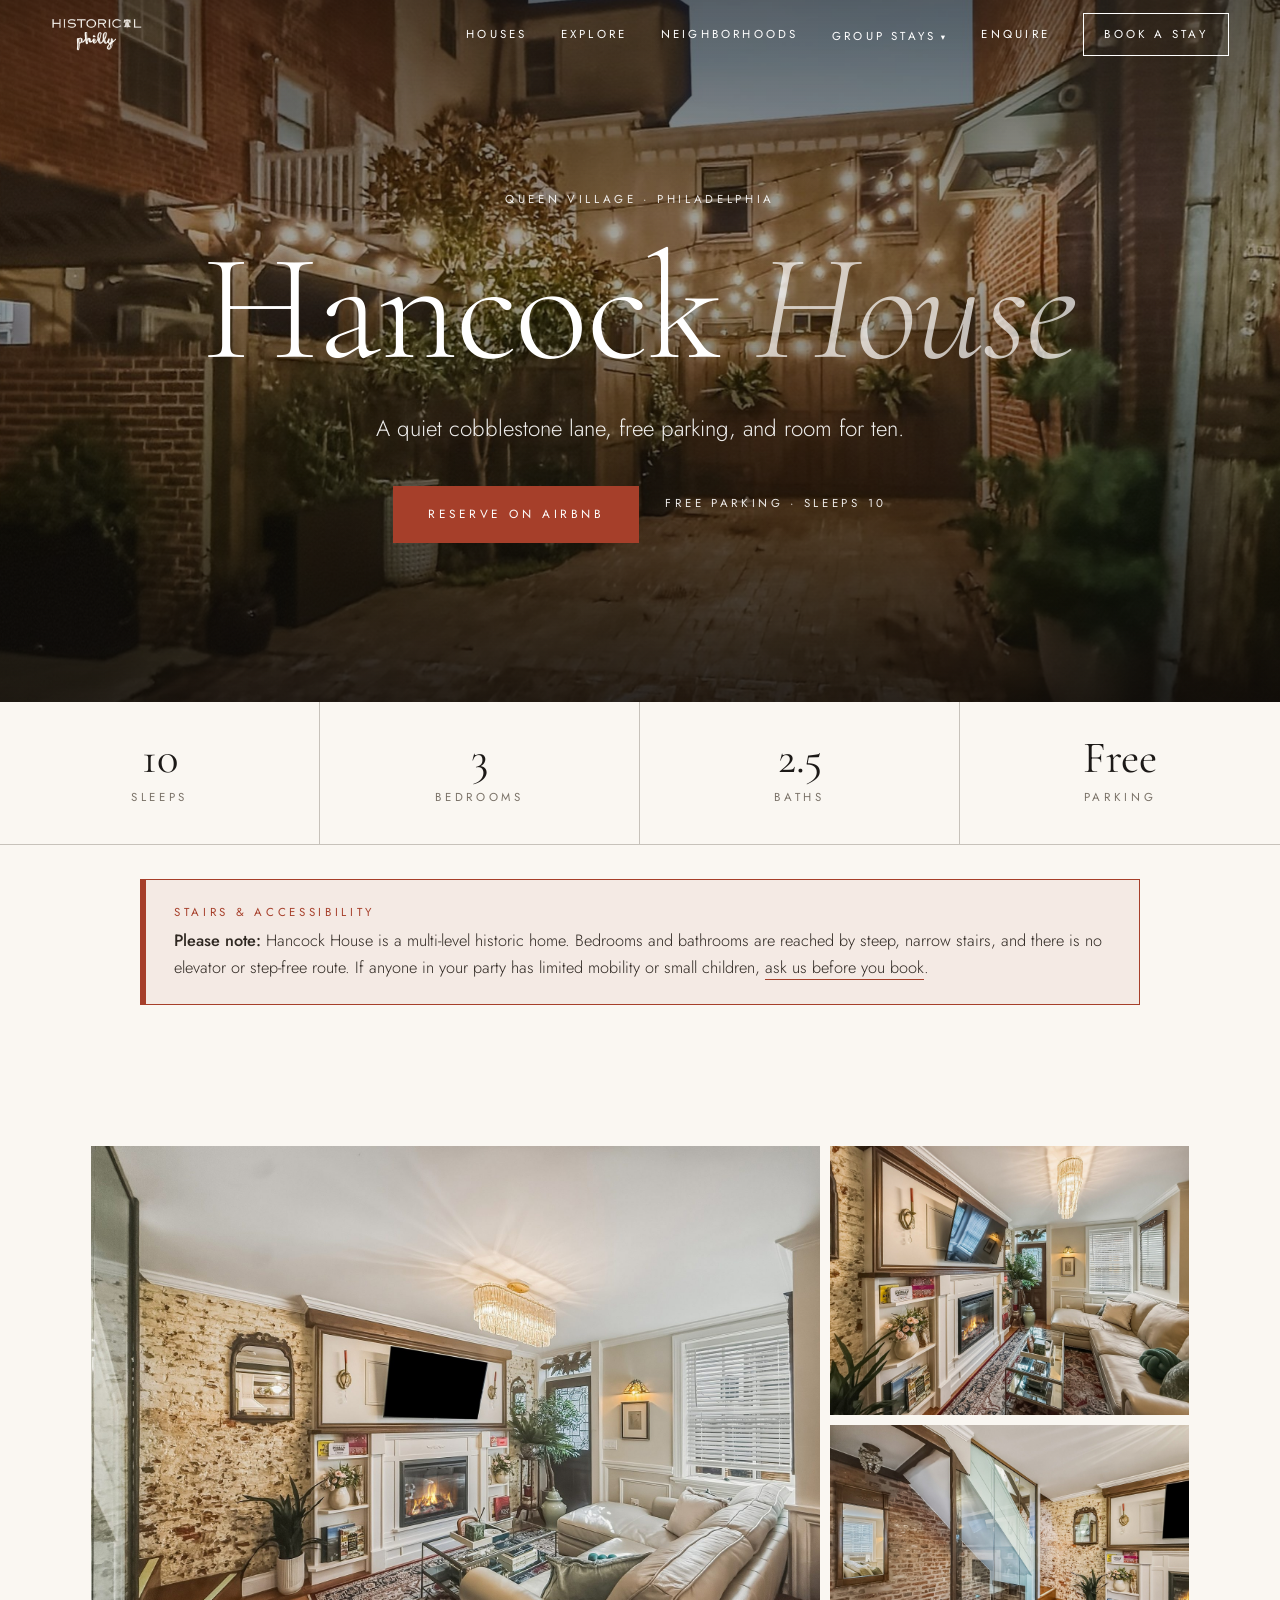
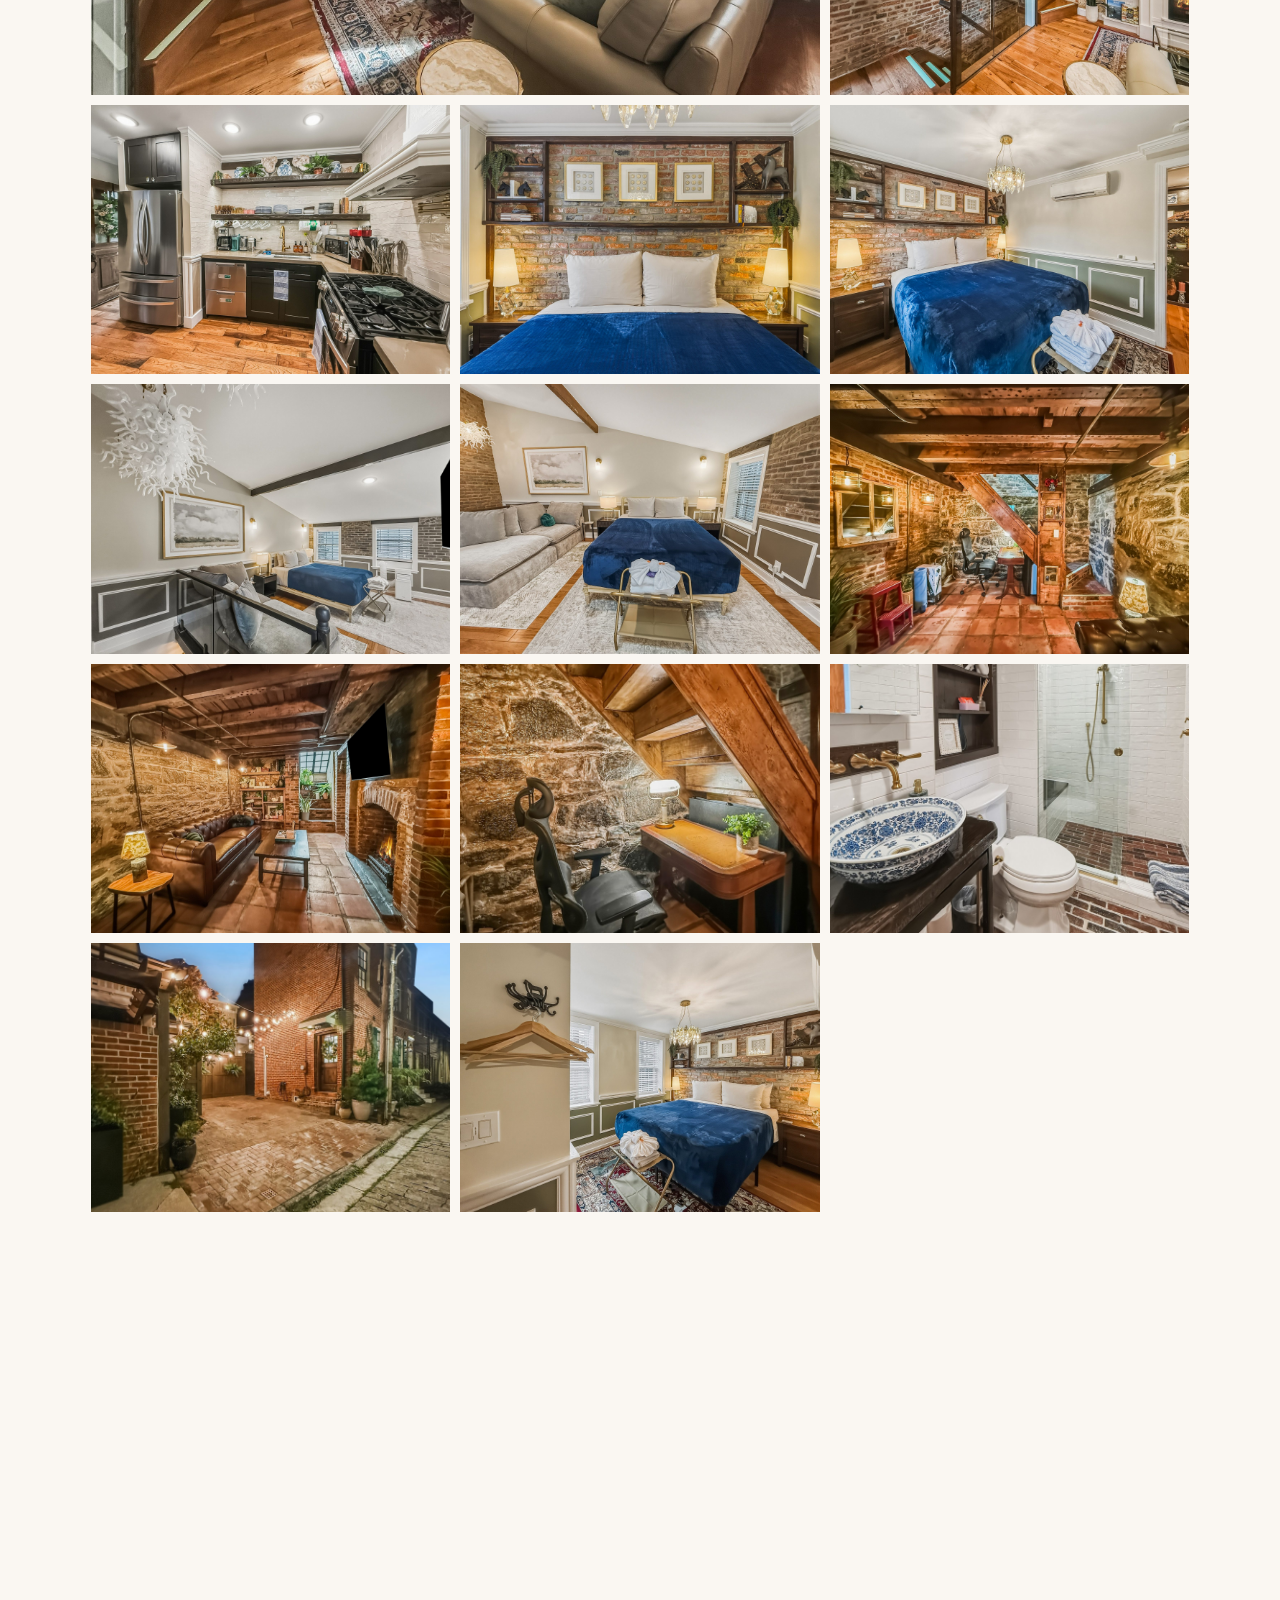
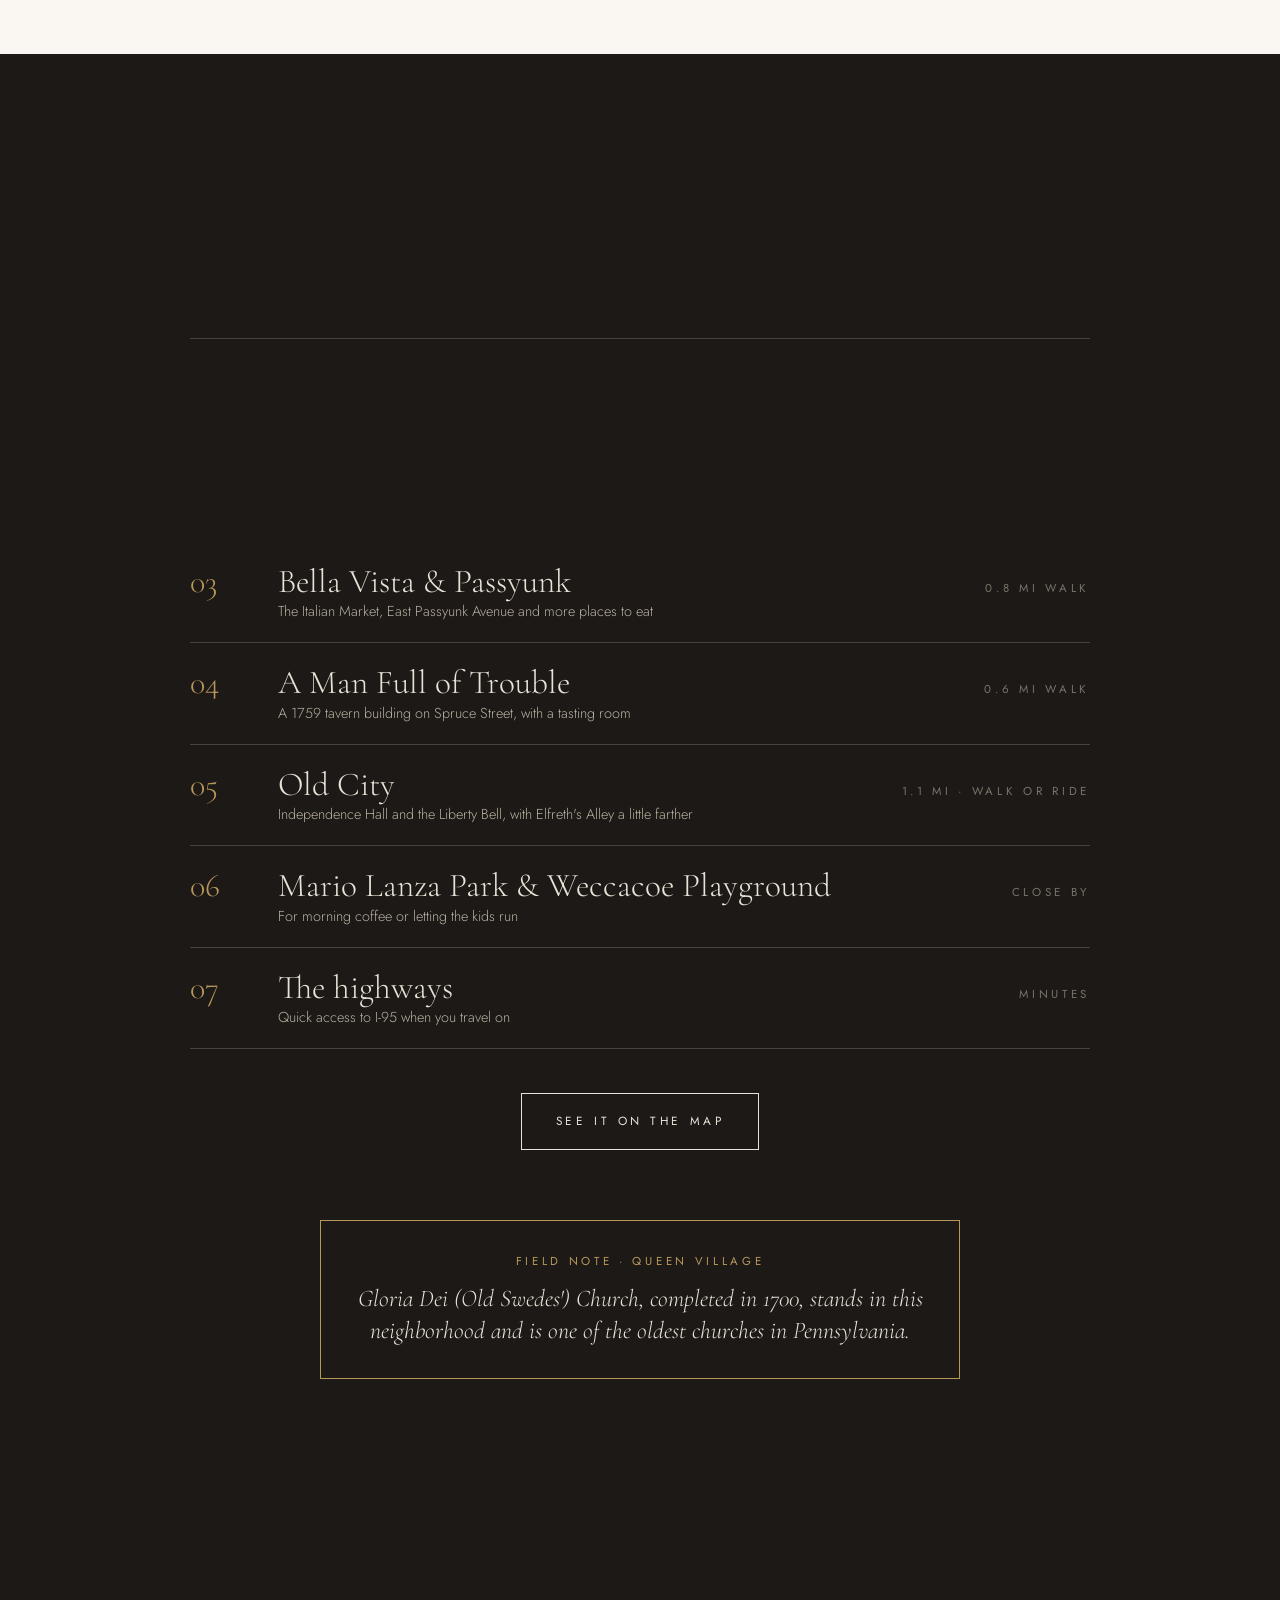
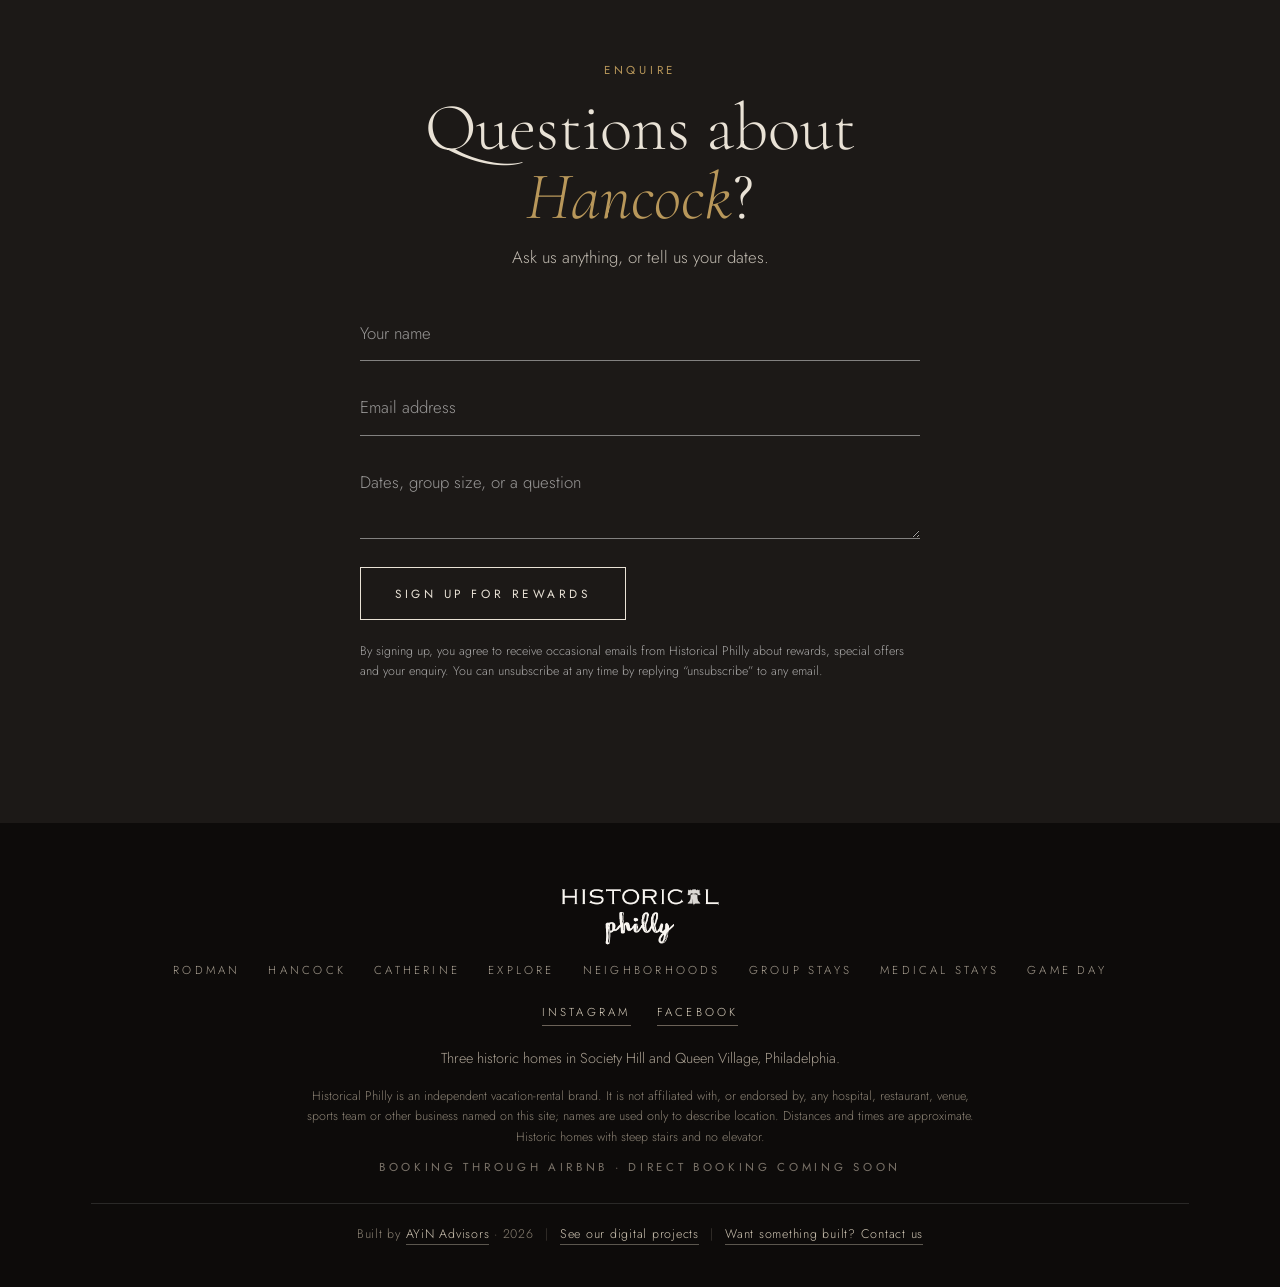
<file: hancock-house.html>
<!doctype html>
<html lang="en"><head>
<meta charset="utf-8"><meta name="viewport" content="width=device-width,initial-scale=1">
<title>Hancock House · Historic Queen Village vacation home with free parking, Philadelphia · Historical Philly</title>
<meta name="description" content="Hancock House: A quiet cobblestone lane, free parking, and room for ten. Sleeps 10 in Queen Village, Philadelphia, with free parking.">
<meta property="og:title" content="Hancock House · Historic Queen Village vacation home with free parking, Philadelphia · Historical Philly"><meta property="og:description" content="Hancock House: A quiet cobblestone lane, free parking, and room for ten. Sleeps 10 in Queen Village, Philadelphia, with free parking."><meta property="og:type" content="website">
<link rel="icon" type="image/png" sizes="32x32" href="favicon-32.png"><link rel="icon" type="image/png" sizes="64x64" href="favicon-64.png"><link rel="apple-touch-icon" href="apple-touch-icon.png">
<link rel="preconnect" href="https://fonts.googleapis.com"><link rel="preconnect" href="https://fonts.gstatic.com" crossorigin>
<link href="https://fonts.googleapis.com/css2?family=Cormorant+Garamond:ital,wght@0,300;0,400;0,500;1,300;1,400&family=Jost:wght@300;400&display=swap" rel="stylesheet">
<link rel="stylesheet" href="style.css?v=202610141759">
<script type="application/ld+json">{"@context":"https://schema.org","@type":"Organization","name":"Historical Philly","url":"https://historicalphilly.com","sameAs":["https://www.instagram.com/historicalphilly","https://www.facebook.com/profile.php?id=61594915439339"]}</script>
</head><body>
<header class="nav"><a class="brandmark lgo" href="index.html" aria-label="Historical Philly home"><img class="lg-light" src="images/logo-cream.png" alt="Historical Philly"><img class="lg-ink" src="images/logo-ink.png" alt="" aria-hidden="true"></a>
<nav class="links" aria-label="Main"><a href="index.html#houses">Houses</a><a href="explore.html">Explore</a><a href="neighborhoods.html">Neighborhoods</a><div class="dd"><a href="group-stays.html" aria-haspopup="true">Group stays</a><div class="ddm"><a href="group-stays.html">All group stays</a><a href="medical.html">Medical stays</a><a href="gameday.html">Game day</a><a href="group-stays.html#celebrations">Family celebrations</a><a href="group-stays.html#group-travel">Group travel</a><a href="group-stays.html#friends">Friends weekends</a><a href="group-stays.html#couples">Couples trips</a><a href="group-stays.html#family-weekends">Family weekends</a><a href="group-stays.html#campus-tours">Campus tours</a></div></div><a href="index.html#contact">Enquire</a><a class="book" href="index.html#houses"><span>Book a stay</span></a></nav>
<button class="burger" aria-label="Menu" aria-expanded="false"><i></i></button></header>
<div class="menu"><a href="index.html">Home</a><a href="rodman-house.html">Rodman House</a><a href="hancock-house.html">Hancock House</a><a href="catherine-house.html">Catherine House</a><a href="explore.html">Explore the map</a><a href="neighborhoods.html">Neighborhoods</a><a href="group-stays.html">Group stays</a><a class="sub" href="medical.html">Medical stays</a><a class="sub" href="gameday.html">Game day</a><a class="sub" href="group-stays.html#celebrations">Family celebrations</a><a class="sub" href="group-stays.html#friends">Friends and couples</a><a class="sub" href="group-stays.html#campus-tours">Campus tours</a><a href="index.html#contact">Enquire</a><div class="label">Society Hill · Queen Village</div></div>

<section class="hero short"><img src="images/hancock-hero.jpg" alt="Hancock House">
<div class="in"><div class="label">Queen Village · Philadelphia</div><h1>Hancock <em>House</em></h1>
<p class="sub">A quiet cobblestone lane, free parking, and room for ten.</p><div class="cta-row"><a class="btn solid" href="https://www.airbnb.com/h/cobblestonephilly" rel="noopener">Reserve on Airbnb</a><span class="label">Free parking · Sleeps 10</span></div></div></section>
<div class="facts"><div><b>10</b><span class="label">Sleeps</span></div><div><b>3</b><span class="label">Bedrooms</span></div><div><b>2.5</b><span class="label">Baths</span></div><div><b>Free</b><span class="label">Parking</span></div></div>
<div class="wrap" style="padding-top:34px"><div class="alert"><div class="label">Stairs &amp; accessibility</div><p><b>Please note:</b> Hancock House is a multi-level historic home. Bedrooms and bathrooms are reached by steep, narrow stairs, and there is no elevator or step-free route. If anyone in your party has limited mobility or small children, <a href="#contact">ask us before you book</a>.</p></div></div>

<section class="pad"><div class="wrap"><div class="gallery rv"><button type="button" data-full="images/hancock-1.jpg"><img src="images/hancock-1.jpg" alt="Hancock House photo 1" loading="lazy"></button><button type="button" data-full="images/hancock-2.jpg"><img src="images/hancock-2.jpg" alt="Hancock House photo 2" loading="lazy"></button><button type="button" data-full="images/hancock-3.jpg"><img src="images/hancock-3.jpg" alt="Hancock House photo 3" loading="lazy"></button><button type="button" data-full="images/hancock-4.jpg"><img src="images/hancock-4.jpg" alt="Hancock House photo 4" loading="lazy"></button><button type="button" data-full="images/hancock-5.jpg"><img src="images/hancock-5.jpg" alt="Hancock House photo 5" loading="lazy"></button><button type="button" data-full="images/hancock-6.jpg"><img src="images/hancock-6.jpg" alt="Hancock House photo 6" loading="lazy"></button><button type="button" data-full="images/hancock-7.jpg"><img src="images/hancock-7.jpg" alt="Hancock House photo 7" loading="lazy"></button><button type="button" data-full="images/hancock-8.jpg"><img src="images/hancock-8.jpg" alt="Hancock House photo 8" loading="lazy"></button><button type="button" data-full="images/hancock-9.jpg"><img src="images/hancock-9.jpg" alt="Hancock House photo 9" loading="lazy"></button><button type="button" data-full="images/hancock-10.jpg"><img src="images/hancock-10.jpg" alt="Hancock House photo 10" loading="lazy"></button><button type="button" data-full="images/hancock-11.jpg"><img src="images/hancock-11.jpg" alt="Hancock House photo 11" loading="lazy"></button><button type="button" data-full="images/hancock-12.jpg"><img src="images/hancock-12.jpg" alt="Hancock House photo 12" loading="lazy"></button><button type="button" data-full="images/hancock-13.jpg"><img src="images/hancock-13.jpg" alt="Hancock House photo 13" loading="lazy"></button><button type="button" data-full="images/hancock-14.jpg"><img src="images/hancock-14.jpg" alt="Hancock House photo 14" loading="lazy"></button></div></div></section>

<section class="pad" style="padding-top:0"><div class="wrap two">
<div class="rv"><div class="label brick">The house</div><h2 class="t" style="margin:14px 0 24px">About <em>Hancock</em></h2><p class="lead">Hancock House is an entire historic rowhome on a quiet cobblestone street in Queen Village, near Center City and steps from some of the city's best-known restaurants.</p><p style="margin-top:18px">It sleeps up to ten, with a finished basement that doubles as a workspace, a gas kitchen with a dishwasher, and free parking, which is rare and valuable this close to Old City.</p><p style="margin-top:18px"><b style="font-weight:400;color:var(--brick)">The layout.</b> Two bedrooms share a level, with a separate primary suite, which makes it an easy fit for families.</p></div>
<div class="rv"><div class="label brick">What is inside</div><ul class="list"><li><b>Parking</b>Free parking included</li><li><b>Kitchen</b>Gas stove, dishwasher, Keurig</li><li><b>Laundry</b>Washer and dryer in the home</li><li><b>Extra space</b>Finished basement with dedicated workspace</li><li><b>Families</b>High chair and pack 'n play available</li></ul></div></div></section>
<section class="pad" style="padding-top:0"><div class="wrap"><div class="callout rv"><div><div class="label brick">Next door</div>
<h3>Bringing a bigger group? Book <em>both</em> houses.</h3>
<p>Hancock House and Catherine House stand side by side in Queen Village. Together they sleep up to 18, depending on availability. Tell us your dates and we will check both.</p></div>
<div><a class="btn onlight" href="#contact">Ask about both</a><div style="margin-top:14px"><a class="uline" href="catherine-house.html">See Catherine House</a></div></div></div></div></section>
<section class="pad" style="padding-top:0"><div class="wrap"><div class="narrow rv" style="padding:0"><div class="label brick">On the table</div>
<h2 class="t" style="margin-top:14px">A food lover's <em>dream</em></h2><p class="lead" style="margin-top:16px">Some of Philadelphia's most celebrated restaurants are a short walk from your door.</p></div>
<ul class="dishes rv"><li><b>Royal Sushi &amp; Izakaya</b><span>Chef Jesse Ito · 2026 James Beard Award winner · Michelin Bib Gourmand</span></li><li><b>Provenance</b><span>Michelin star</span></li><li><b>Fiorella</b><span>Michelin Bib Gourmand</span></li><li><b>Angelo's</b><span>Michelin Bib Gourmand</span></li><li><b>Famous 4th Street Delicatessen</b><span>Michelin Bib Gourmand</span></li><li><b>Zahav</b><span>Michelin Recommended</span></li><li><b>Southwark</b><span>Michelin Recommended</span></li><li><b>Roxanne</b><span>Michelin Recommended</span></li><li><b>Ambra</b><span>Michelin Recommended</span></li></ul>
<p class="rv" style="text-align:center;margin-top:30px;max-width:640px;margin-left:auto;margin-right:auto">Plus cheesesteaks on South Street, and the cafes, bakeries and specialty shops of the Italian Market.</p>
<p class="fine rv" style="max-width:680px;margin-left:auto;margin-right:auto">Recognitions as announced by the Michelin Guide (Philadelphia, 2025) and the James Beard Foundation. Restaurants are independent businesses and are not affiliated with Historical Philly.</p></div></section>

<section class="dark pad"><div class="wrap"><div class="narrow rv" style="padding:0"><div class="label" style="color:var(--brass)">Right outside</div><h2 class="t" style="margin-top:14px">What's <em>nearby</em></h2></div>
<div class="rows" style="max-width:900px;margin:40px auto 0"><div class="row rv"><div class="n">01</div><div class="nm">The waterfront<small>Penn's Landing, Spruce Street Harbor Park and Cherry Street Pier</small></div><div class="lb label">0.8 mi walk</div></div><div class="row rv"><div class="n">02</div><div class="nm">Fabric Row<small>4th Street's vintage shops, thrift stores and coffee houses</small></div><div class="lb label">0.4 mi walk</div></div><div class="row rv"><div class="n">03</div><div class="nm">Bella Vista & Passyunk<small>The Italian Market, East Passyunk Avenue and more places to eat</small></div><div class="lb label">0.8 mi walk</div></div><div class="row rv"><div class="n">04</div><div class="nm">A Man Full of Trouble<small>A 1759 tavern building on Spruce Street, with a tasting room</small></div><div class="lb label">0.6 mi walk</div></div><div class="row rv"><div class="n">05</div><div class="nm">Old City<small>Independence Hall and the Liberty Bell, with Elfreth's Alley a little farther</small></div><div class="lb label">1.1 mi · walk or ride</div></div><div class="row rv"><div class="n">06</div><div class="nm">Mario Lanza Park & Weccacoe Playground<small>For morning coffee or letting the kids run</small></div><div class="lb label">Close by</div></div><div class="row rv"><div class="n">07</div><div class="nm">The highways<small>Quick access to I-95 when you travel on</small></div><div class="lb label">Minutes</div></div></div>
<div style="text-align:center;margin-top:44px"><a class="btn" href="explore.html">See it on the map</a></div>
<div class="field rv" style="margin-top:70px"><div class="label">Field note · Queen Village</div><p>Gloria Dei (Old Swedes') Church, completed in 1700, stands in this neighborhood and is one of the oldest churches in Pennsylvania.</p></div></div></section>
<section class="dark pad" id="contact"><div class="narrow rv"><div class="label" style="color:var(--brass)">Enquire</div>
<h2 class="t" style="margin-top:14px">Questions about <em>Hancock</em>?</h2><p style="opacity:.8;margin-top:12px">Ask us anything, or tell us your dates.</p><div class="sent" role="status">Thank you. We will be in touch soon.</div>
<form class="sign" action="https://formsubmit.co/stefne@stefne.com" method="POST">
<input type="hidden" name="_subject" value="Historical Philly: Hancock House enquiry"><input type="hidden" name="_template" value="table"><input type="hidden" name="_captcha" value="false">
<input type="text" name="_honey" style="display:none" tabindex="-1" autocomplete="off"><input type="hidden" name="_next" value="https://historicalphilly.com/hancock-house.html?sent=1">
<input type="text" name="name" placeholder="Your name" aria-label="Your name" required>
<input type="email" name="email" placeholder="Email address" aria-label="Email address" required>
<textarea name="message" rows="2" placeholder="Dates, group size, or a question" aria-label="Message"></textarea>
<button class="btn" type="submit">Sign Up for Rewards</button>
<p class="consent">By signing up, you agree to receive occasional emails from Historical Philly about rewards, special offers and your enquiry. You can unsubscribe at any time by replying &ldquo;unsubscribe&rdquo; to any email.</p></form></div></section>
<div class="mcta"><a class="btn solid" href="https://www.airbnb.com/h/cobblestonephilly" rel="noopener">Reserve Hancock House</a></div>
<footer><div class="wrap"><a href="index.html"><img class="flogo" src="images/logo-cream.png" alt="Historical Philly"></a>
<nav><a href="rodman-house.html">Rodman</a><a href="hancock-house.html">Hancock</a><a href="catherine-house.html">Catherine</a><a href="explore.html">Explore</a><a href="neighborhoods.html">Neighborhoods</a><a href="group-stays.html">Group stays</a><a href="medical.html">Medical stays</a><a href="gameday.html">Game day</a></nav>
<div class="social"><a href="https://www.instagram.com/historicalphilly" rel="noopener" target="_blank">Instagram</a><a href="https://www.facebook.com/profile.php?id=61594915439339" rel="noopener" target="_blank">Facebook</a></div><div>Three historic homes in Society Hill and Queen Village, Philadelphia.</div>
<p class="disc">Historical Philly is an independent vacation-rental brand. It is not affiliated with, or endorsed by, any hospital, restaurant, venue, sports team or other business named on this site; names are used only to describe location. Distances and times are approximate. Historic homes with steep stairs and no elevator.</p><div class="label">Booking through Airbnb · direct booking coming soon</div><div class="built">Built by <a href="https://ayinadvisors.com" rel="noopener" target="_blank">AYiN Advisors</a> &middot; 2026<span class="sep">|</span><a href="https://ayinadvisors.com/Projects.html" rel="noopener" target="_blank">See our digital projects</a><span class="sep">|</span><a href="https://ayinadvisors.com/Contact.html" rel="noopener" target="_blank">Want something built? Contact us</a></div></div></footer>
<script src="script.js?v=202610141759"></script>
</body></html>
</file>
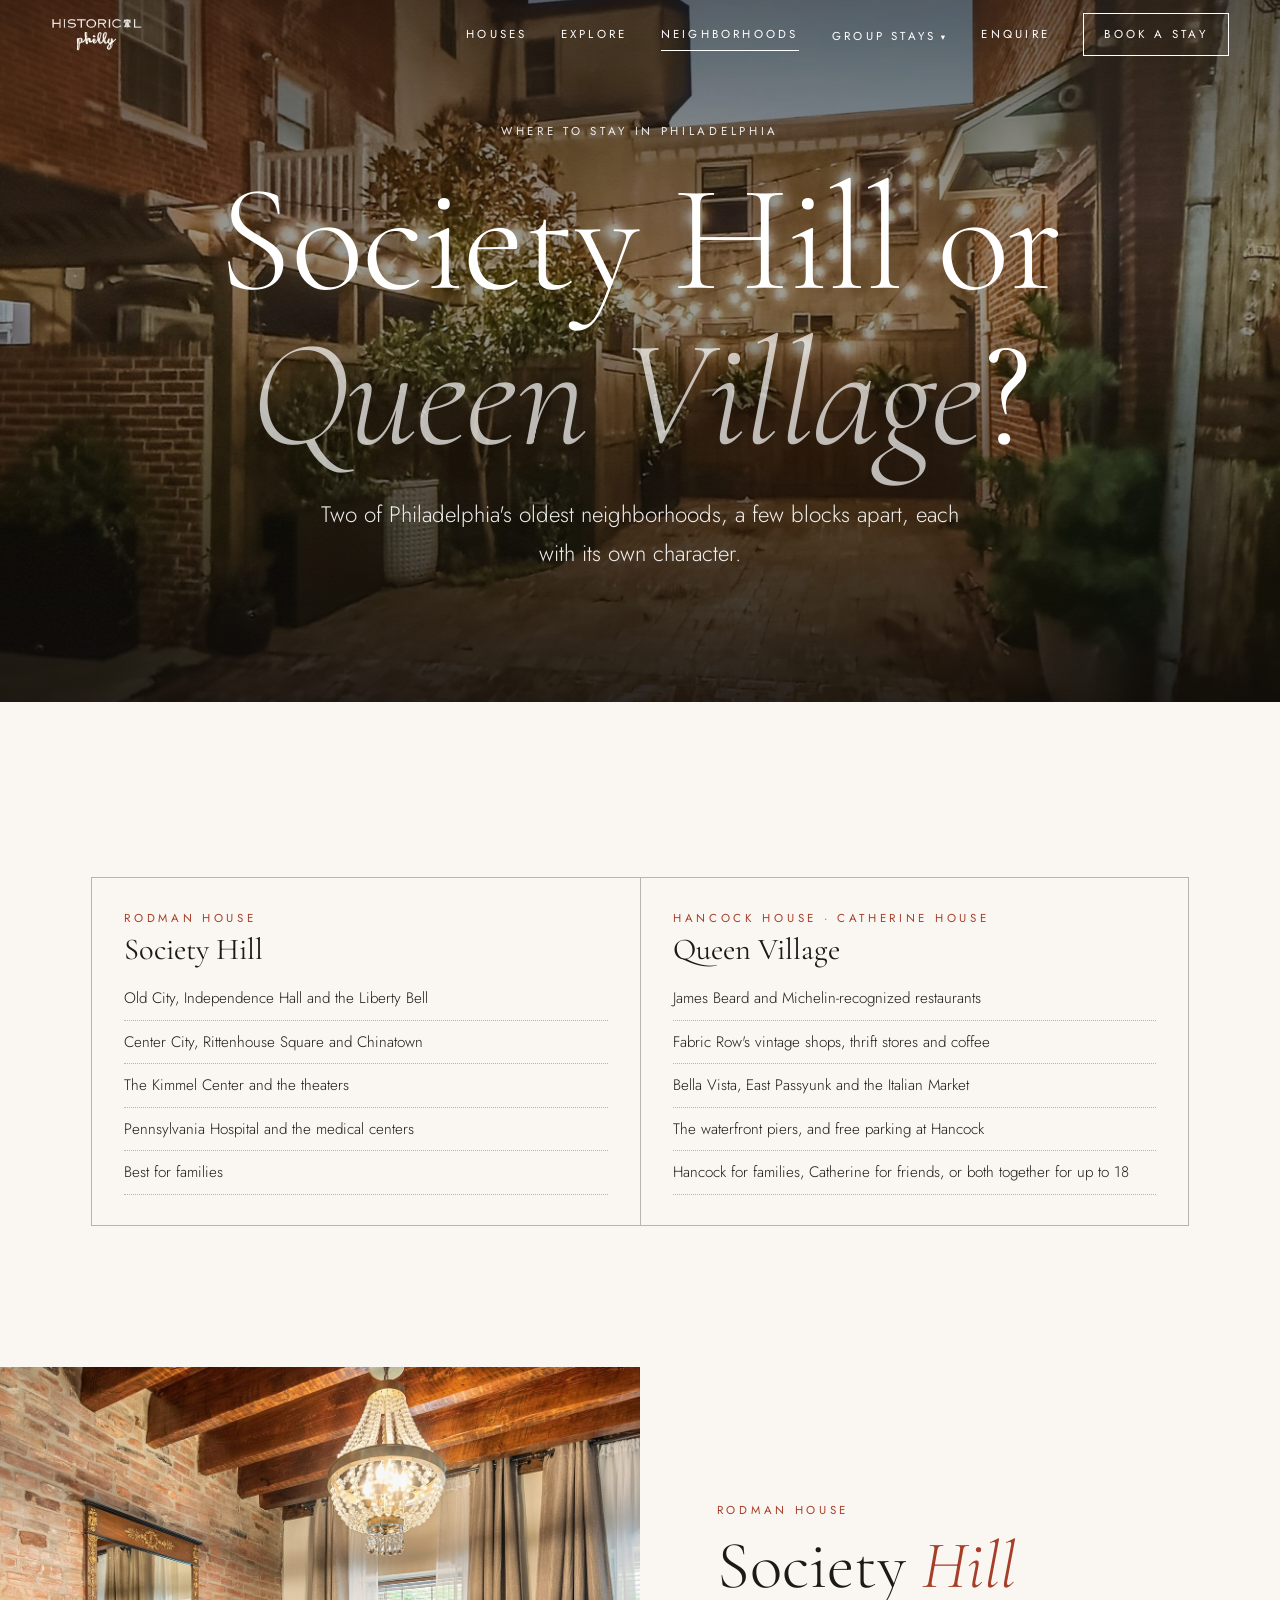
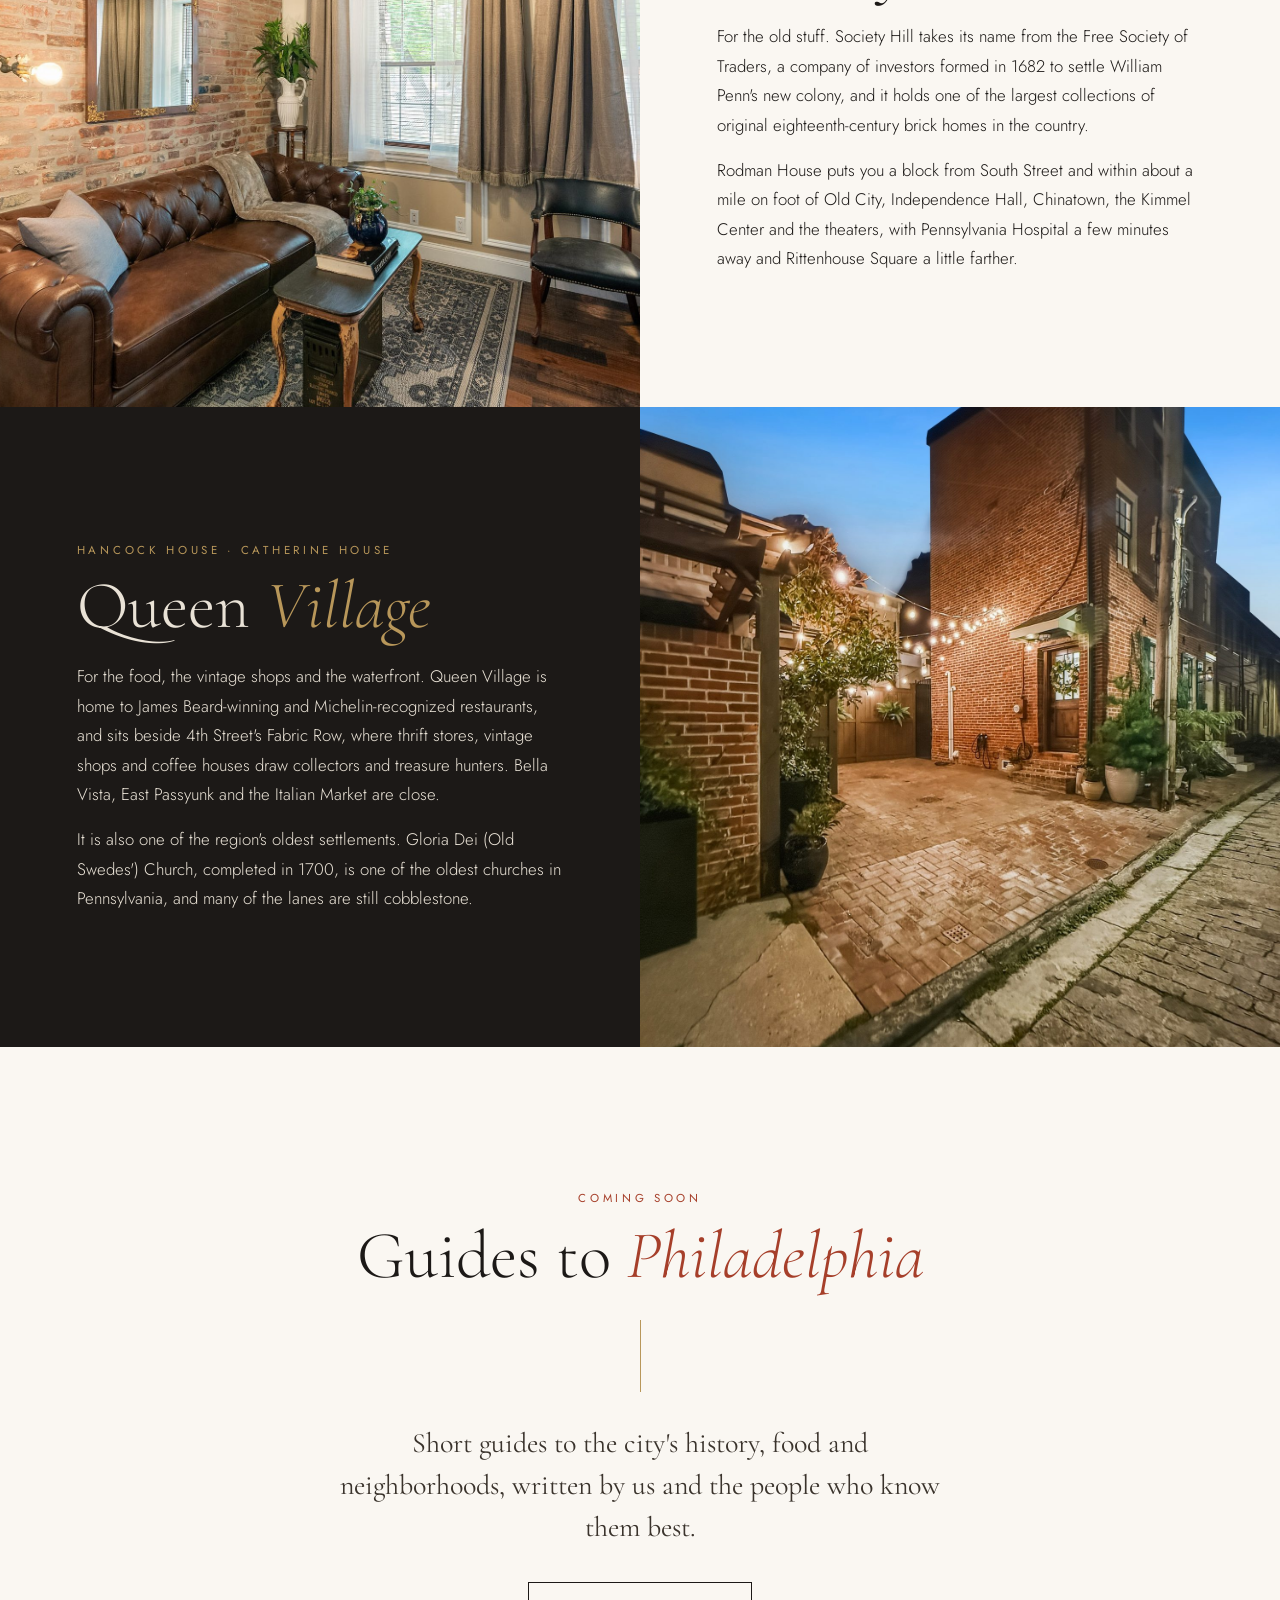
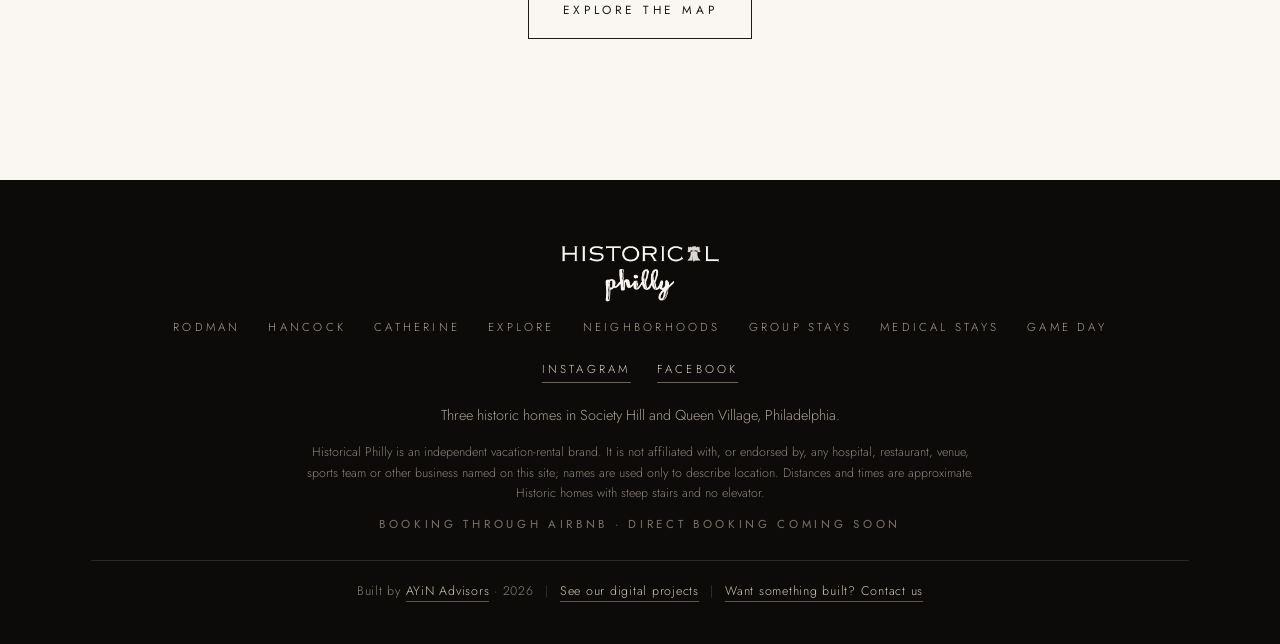
<file: neighborhoods.html>
<!doctype html>
<html lang="en"><head>
<meta charset="utf-8"><meta name="viewport" content="width=device-width,initial-scale=1">
<title>Where to stay in Philadelphia: Society Hill vs Queen Village · Historical Philly</title>
<meta name="description" content="Choosing where to stay in Philadelphia? Compare Society Hill (Old City, Independence Hall, Center City) with Queen Village (food, Fabric Row, the waterfront).">
<meta property="og:title" content="Where to stay in Philadelphia: Society Hill vs Queen Village · Historical Philly"><meta property="og:description" content="Choosing where to stay in Philadelphia? Compare Society Hill (Old City, Independence Hall, Center City) with Queen Village (food, Fabric Row, the waterfront)."><meta property="og:type" content="website">
<link rel="icon" type="image/png" sizes="32x32" href="favicon-32.png"><link rel="icon" type="image/png" sizes="64x64" href="favicon-64.png"><link rel="apple-touch-icon" href="apple-touch-icon.png">
<link rel="preconnect" href="https://fonts.googleapis.com"><link rel="preconnect" href="https://fonts.gstatic.com" crossorigin>
<link href="https://fonts.googleapis.com/css2?family=Cormorant+Garamond:ital,wght@0,300;0,400;0,500;1,300;1,400&family=Jost:wght@300;400&display=swap" rel="stylesheet">
<link rel="stylesheet" href="style.css?v=202610141759">
<script type="application/ld+json">{"@context":"https://schema.org","@type":"Organization","name":"Historical Philly","url":"https://historicalphilly.com","sameAs":["https://www.instagram.com/historicalphilly","https://www.facebook.com/profile.php?id=61594915439339"]}</script>
</head><body>
<header class="nav"><a class="brandmark lgo" href="index.html" aria-label="Historical Philly home"><img class="lg-light" src="images/logo-cream.png" alt="Historical Philly"><img class="lg-ink" src="images/logo-ink.png" alt="" aria-hidden="true"></a>
<nav class="links" aria-label="Main"><a href="index.html#houses">Houses</a><a href="explore.html">Explore</a><a href="neighborhoods.html" aria-current="page">Neighborhoods</a><div class="dd"><a href="group-stays.html" aria-haspopup="true">Group stays</a><div class="ddm"><a href="group-stays.html">All group stays</a><a href="medical.html">Medical stays</a><a href="gameday.html">Game day</a><a href="group-stays.html#celebrations">Family celebrations</a><a href="group-stays.html#group-travel">Group travel</a><a href="group-stays.html#friends">Friends weekends</a><a href="group-stays.html#couples">Couples trips</a><a href="group-stays.html#family-weekends">Family weekends</a><a href="group-stays.html#campus-tours">Campus tours</a></div></div><a href="index.html#contact">Enquire</a><a class="book" href="index.html#houses"><span>Book a stay</span></a></nav>
<button class="burger" aria-label="Menu" aria-expanded="false"><i></i></button></header>
<div class="menu"><a href="index.html">Home</a><a href="rodman-house.html">Rodman House</a><a href="hancock-house.html">Hancock House</a><a href="catherine-house.html">Catherine House</a><a href="explore.html">Explore the map</a><a href="neighborhoods.html">Neighborhoods</a><a href="group-stays.html">Group stays</a><a class="sub" href="medical.html">Medical stays</a><a class="sub" href="gameday.html">Game day</a><a class="sub" href="group-stays.html#celebrations">Family celebrations</a><a class="sub" href="group-stays.html#friends">Friends and couples</a><a class="sub" href="group-stays.html#campus-tours">Campus tours</a><a href="index.html#contact">Enquire</a><div class="label">Society Hill · Queen Village</div></div>

<section class="hero short"><img src="images/hancock-hero.jpg" alt="Cobblestone lane at dusk in Queen Village"><div class="in"><div class="label">Where to stay in Philadelphia</div><h1>Society Hill or <em>Queen Village</em>?</h1>
<p class="sub">Two of Philadelphia's oldest neighborhoods, a few blocks apart, each with its own character.</p></div></section>

<section class="pad"><div class="wrap"><div class="cmp rv">
<div><div class="label brick">Rodman House</div><h3>Society Hill</h3><ul><li>Old City, Independence Hall and the Liberty Bell</li><li>Center City, Rittenhouse Square and Chinatown</li><li>The Kimmel Center and the theaters</li><li>Pennsylvania Hospital and the medical centers</li><li>Best for families</li></ul></div>
<div><div class="label brick">Hancock House · Catherine House</div><h3>Queen Village</h3><ul><li>James Beard and Michelin-recognized restaurants</li><li>Fabric Row's vintage shops, thrift stores and coffee</li><li>Bella Vista, East Passyunk and the Italian Market</li><li>The waterfront piers, and free parking at Hancock</li><li>Hancock for families, Catherine for friends, or both together for up to 18</li></ul></div>
</div></div></section>

<section class="split"><div class="im"><img src="images/rodman-1.jpg" alt="Historic living room in Society Hill with exposed brick and leather seating"></div><div class="tx rv"><div class="label brick">Rodman House</div><h2 class="t" style="margin:12px 0 22px">Society <em>Hill</em></h2>
<p>For the old stuff. Society Hill takes its name from the Free Society of Traders, a company of investors formed in 1682 to settle William Penn's new colony, and it holds one of the largest collections of original eighteenth-century brick homes in the country.</p>
<p>Rodman House puts you a block from South Street and within about a mile on foot of Old City, Independence Hall, Chinatown, the Kimmel Center and the theaters, with Pennsylvania Hospital a few minutes away and Rittenhouse Square a little farther.</p></div></section>

<section class="split rev dark"><div class="im"><img src="images/hancock-13.jpg" alt="Queen Village cobblestone lane"></div><div class="tx rv"><div class="label" style="color:var(--brass)">Hancock House · Catherine House</div><h2 class="t" style="margin:12px 0 22px">Queen <em>Village</em></h2>
<p>For the food, the vintage shops and the waterfront. Queen Village is home to James Beard-winning and Michelin-recognized restaurants, and sits beside 4th Street's Fabric Row, where thrift stores, vintage shops and coffee houses draw collectors and treasure hunters. Bella Vista, East Passyunk and the Italian Market are close.</p>
<p>It is also one of the region's oldest settlements. Gloria Dei (Old Swedes') Church, completed in 1700, is one of the oldest churches in Pennsylvania, and many of the lanes are still cobblestone.</p></div></section>

<section class="pad"><div class="narrow rv"><div class="label brick">Coming soon</div><h2 class="t" style="margin-top:14px">Guides to <em>Philadelphia</em></h2><div class="vline"></div>
<p class="lead">Short guides to the city's history, food and neighborhoods, written by us and the people who know them best.</p><div style="margin-top:34px"><a class="btn onlight" href="explore.html">Explore the map</a></div></div></section>
<footer><div class="wrap"><a href="index.html"><img class="flogo" src="images/logo-cream.png" alt="Historical Philly"></a>
<nav><a href="rodman-house.html">Rodman</a><a href="hancock-house.html">Hancock</a><a href="catherine-house.html">Catherine</a><a href="explore.html">Explore</a><a href="neighborhoods.html">Neighborhoods</a><a href="group-stays.html">Group stays</a><a href="medical.html">Medical stays</a><a href="gameday.html">Game day</a></nav>
<div class="social"><a href="https://www.instagram.com/historicalphilly" rel="noopener" target="_blank">Instagram</a><a href="https://www.facebook.com/profile.php?id=61594915439339" rel="noopener" target="_blank">Facebook</a></div><div>Three historic homes in Society Hill and Queen Village, Philadelphia.</div>
<p class="disc">Historical Philly is an independent vacation-rental brand. It is not affiliated with, or endorsed by, any hospital, restaurant, venue, sports team or other business named on this site; names are used only to describe location. Distances and times are approximate. Historic homes with steep stairs and no elevator.</p><div class="label">Booking through Airbnb · direct booking coming soon</div><div class="built">Built by <a href="https://ayinadvisors.com" rel="noopener" target="_blank">AYiN Advisors</a> &middot; 2026<span class="sep">|</span><a href="https://ayinadvisors.com/Projects.html" rel="noopener" target="_blank">See our digital projects</a><span class="sep">|</span><a href="https://ayinadvisors.com/Contact.html" rel="noopener" target="_blank">Want something built? Contact us</a></div></div></footer>
<script src="script.js?v=202610141759"></script>
</body></html>
</file>
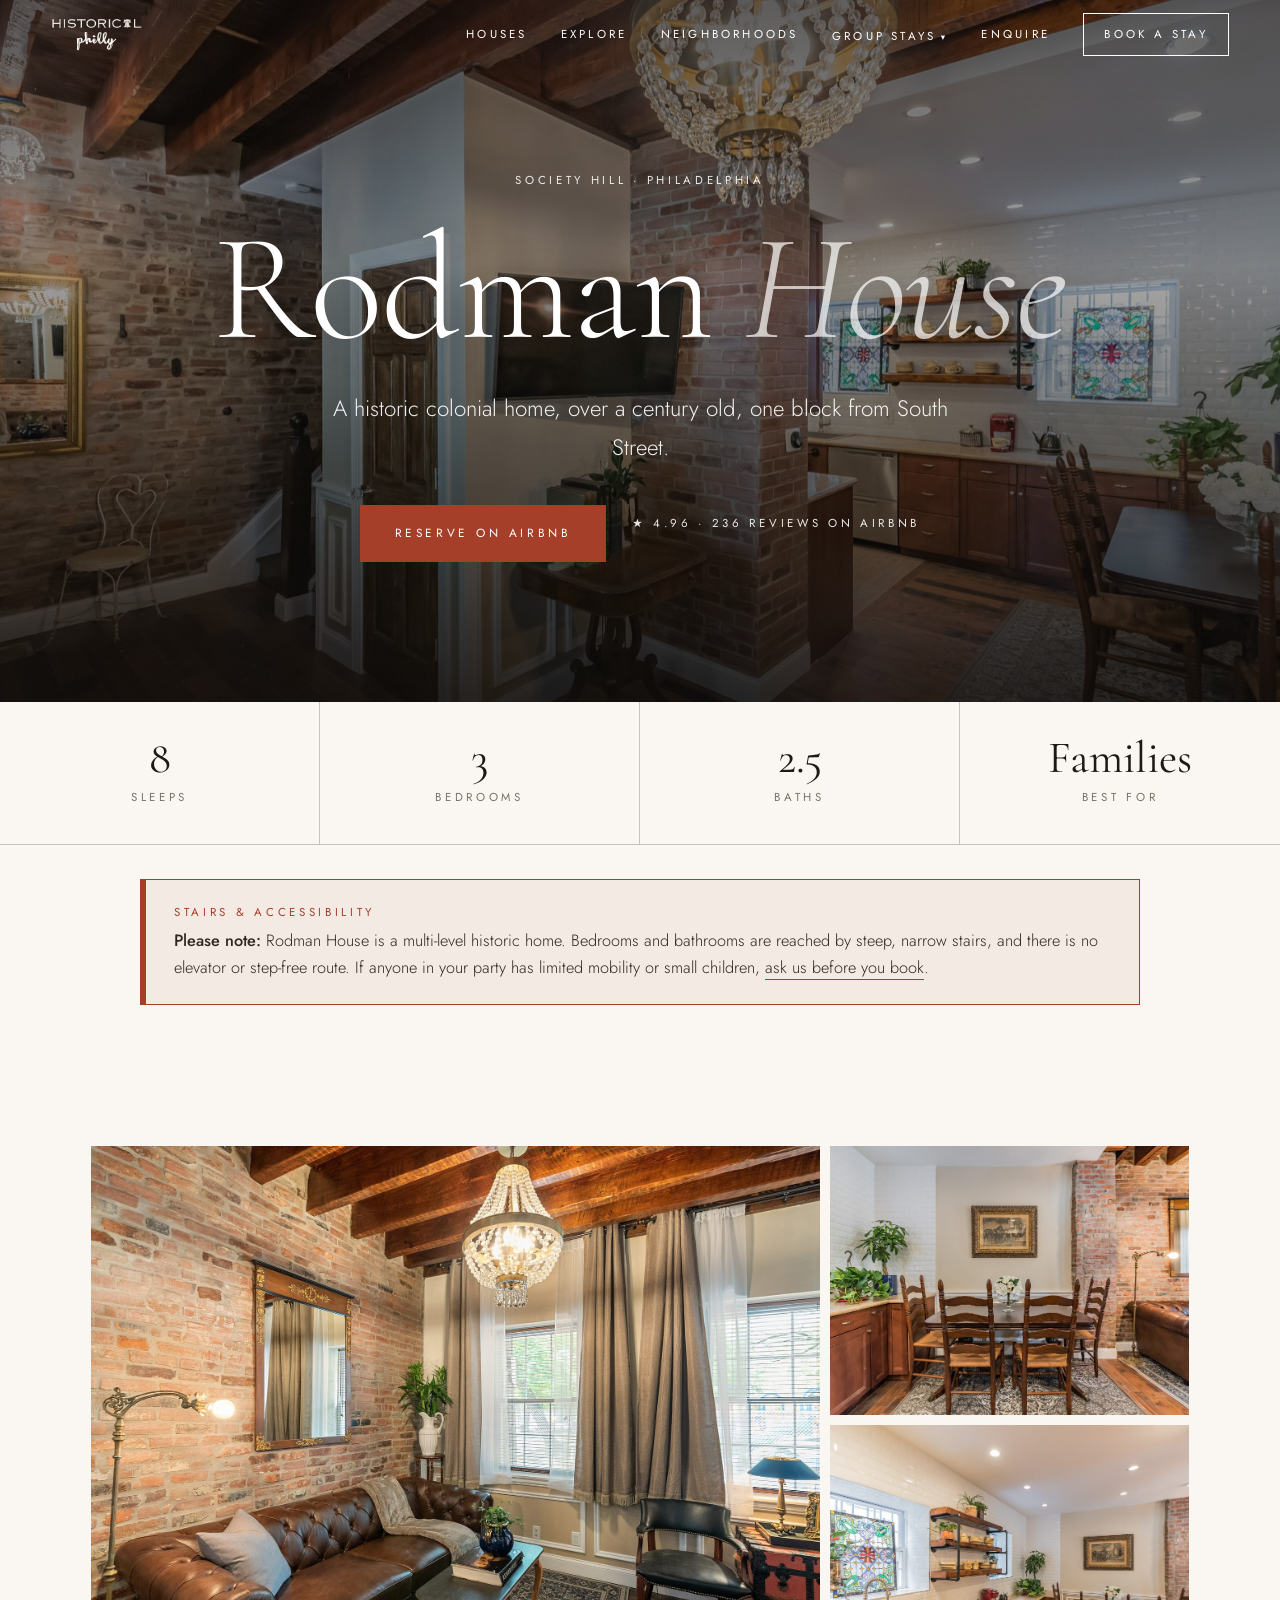
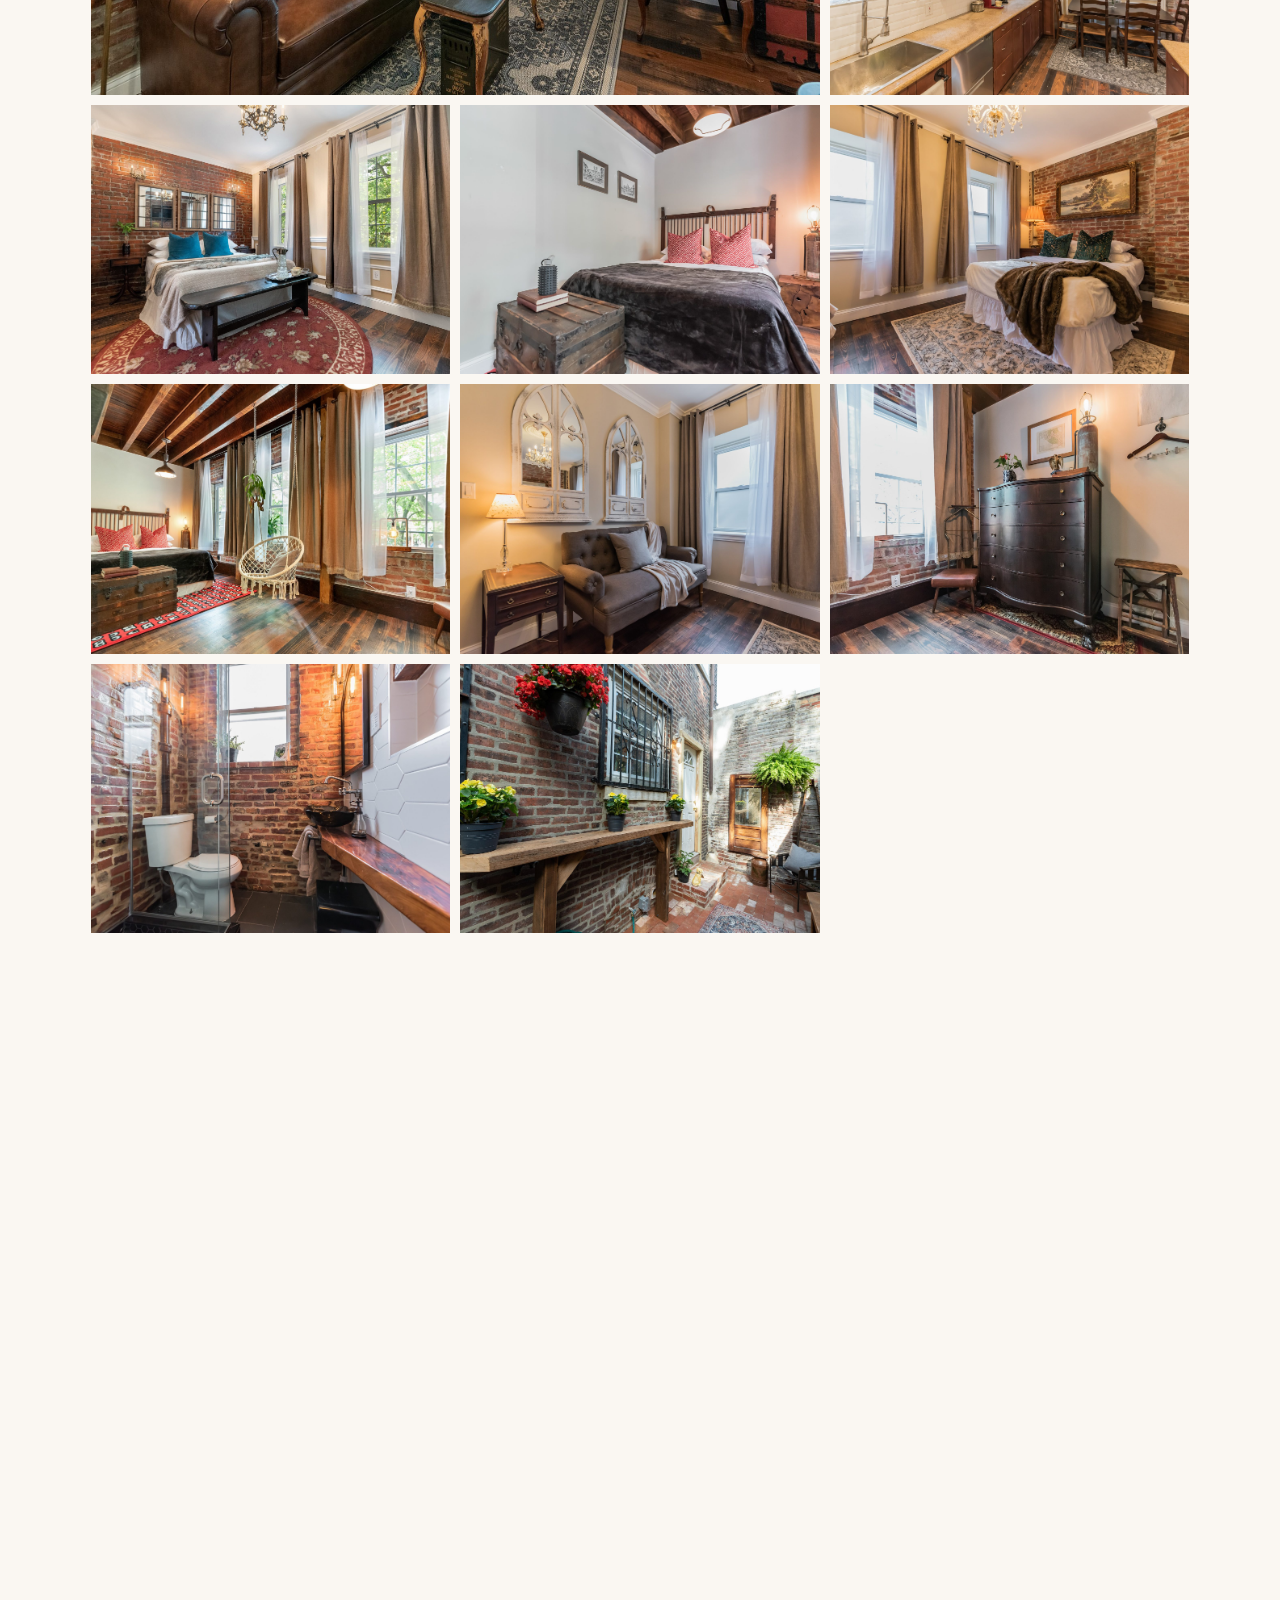
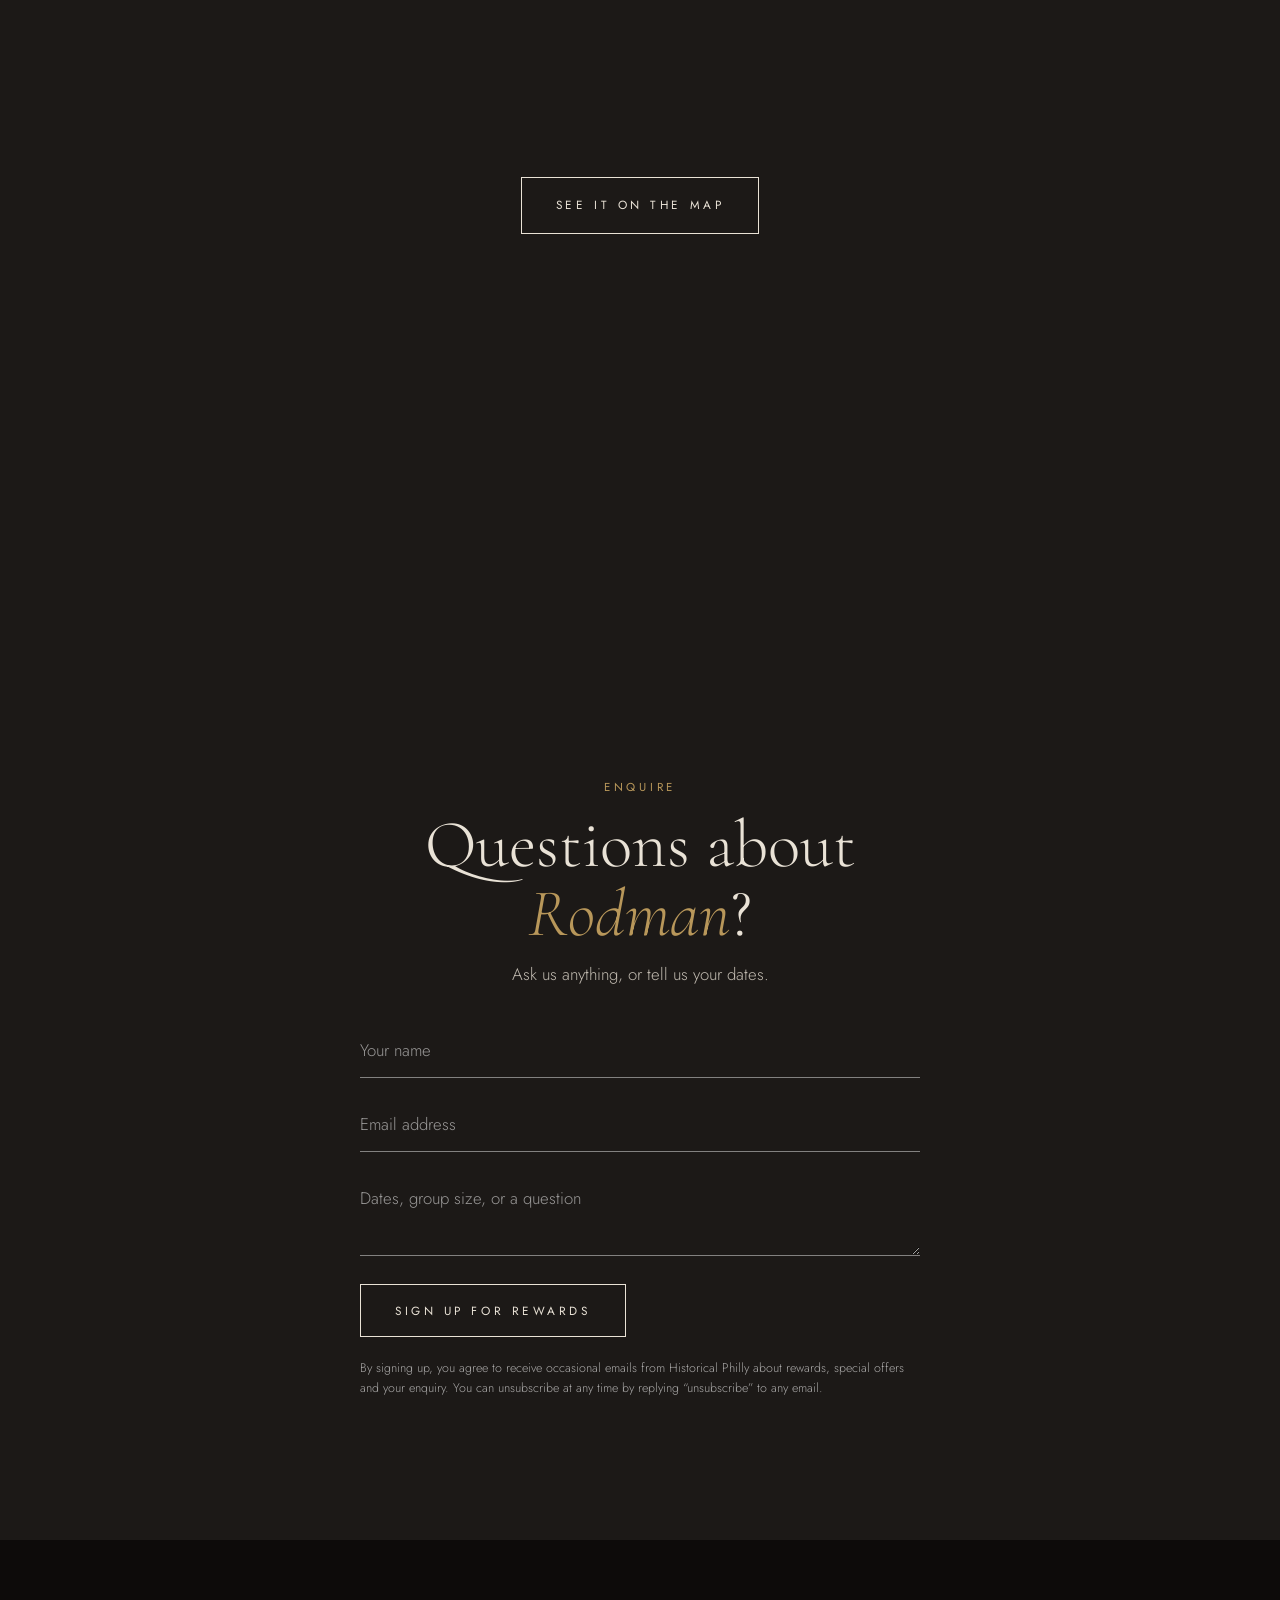
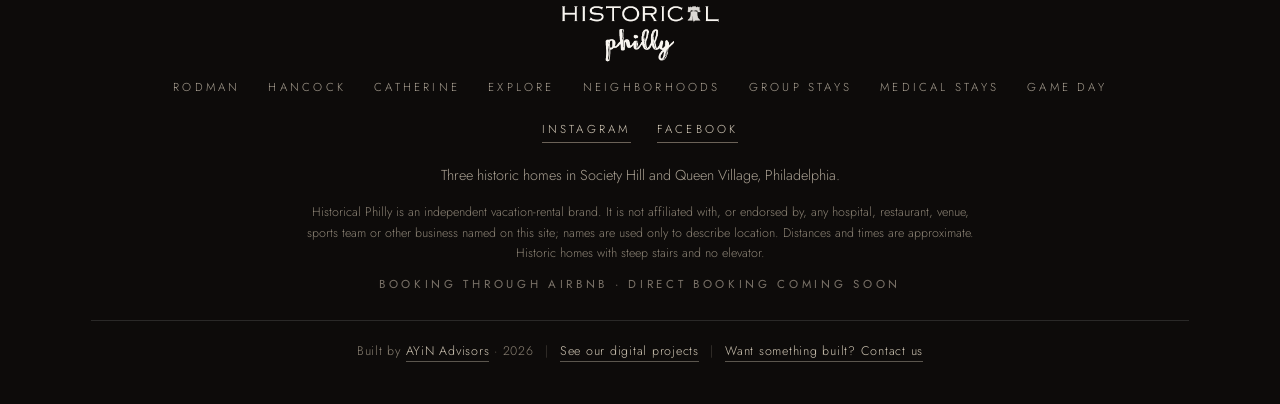
<file: rodman-house.html>
<!doctype html>
<html lang="en"><head>
<meta charset="utf-8"><meta name="viewport" content="width=device-width,initial-scale=1">
<title>Rodman House · Historic Society Hill vacation home, Philadelphia · Historical Philly</title>
<meta name="description" content="Rodman House: A historic colonial home, over a century old, one block from South Street. Sleeps 8 in Society Hill, Philadelphia.">
<meta property="og:title" content="Rodman House · Historic Society Hill vacation home, Philadelphia · Historical Philly"><meta property="og:description" content="Rodman House: A historic colonial home, over a century old, one block from South Street. Sleeps 8 in Society Hill, Philadelphia."><meta property="og:type" content="website">
<link rel="icon" type="image/png" sizes="32x32" href="favicon-32.png"><link rel="icon" type="image/png" sizes="64x64" href="favicon-64.png"><link rel="apple-touch-icon" href="apple-touch-icon.png">
<link rel="preconnect" href="https://fonts.googleapis.com"><link rel="preconnect" href="https://fonts.gstatic.com" crossorigin>
<link href="https://fonts.googleapis.com/css2?family=Cormorant+Garamond:ital,wght@0,300;0,400;0,500;1,300;1,400&family=Jost:wght@300;400&display=swap" rel="stylesheet">
<link rel="stylesheet" href="style.css?v=202610141759">
<script type="application/ld+json">{"@context":"https://schema.org","@type":"Organization","name":"Historical Philly","url":"https://historicalphilly.com","sameAs":["https://www.instagram.com/historicalphilly","https://www.facebook.com/profile.php?id=61594915439339"]}</script>
</head><body>
<header class="nav"><a class="brandmark lgo" href="index.html" aria-label="Historical Philly home"><img class="lg-light" src="images/logo-cream.png" alt="Historical Philly"><img class="lg-ink" src="images/logo-ink.png" alt="" aria-hidden="true"></a>
<nav class="links" aria-label="Main"><a href="index.html#houses">Houses</a><a href="explore.html">Explore</a><a href="neighborhoods.html">Neighborhoods</a><div class="dd"><a href="group-stays.html" aria-haspopup="true">Group stays</a><div class="ddm"><a href="group-stays.html">All group stays</a><a href="medical.html">Medical stays</a><a href="gameday.html">Game day</a><a href="group-stays.html#celebrations">Family celebrations</a><a href="group-stays.html#group-travel">Group travel</a><a href="group-stays.html#friends">Friends weekends</a><a href="group-stays.html#couples">Couples trips</a><a href="group-stays.html#family-weekends">Family weekends</a><a href="group-stays.html#campus-tours">Campus tours</a></div></div><a href="index.html#contact">Enquire</a><a class="book" href="index.html#houses"><span>Book a stay</span></a></nav>
<button class="burger" aria-label="Menu" aria-expanded="false"><i></i></button></header>
<div class="menu"><a href="index.html">Home</a><a href="rodman-house.html">Rodman House</a><a href="hancock-house.html">Hancock House</a><a href="catherine-house.html">Catherine House</a><a href="explore.html">Explore the map</a><a href="neighborhoods.html">Neighborhoods</a><a href="group-stays.html">Group stays</a><a class="sub" href="medical.html">Medical stays</a><a class="sub" href="gameday.html">Game day</a><a class="sub" href="group-stays.html#celebrations">Family celebrations</a><a class="sub" href="group-stays.html#friends">Friends and couples</a><a class="sub" href="group-stays.html#campus-tours">Campus tours</a><a href="index.html#contact">Enquire</a><div class="label">Society Hill · Queen Village</div></div>

<section class="hero short"><img src="images/rodman-hero.jpg" alt="Rodman House">
<div class="in"><div class="label">Society Hill · Philadelphia</div><h1>Rodman <em>House</em></h1>
<p class="sub">A historic colonial home, over a century old, one block from South Street.</p><div class="cta-row"><a class="btn solid" href="https://www.airbnb.com/h/historicalphilly" rel="noopener">Reserve on Airbnb</a><span class="label">★ 4.96 · 236 reviews on Airbnb</span></div></div></section>
<div class="facts"><div><b>8</b><span class="label">Sleeps</span></div><div><b>3</b><span class="label">Bedrooms</span></div><div><b>2.5</b><span class="label">Baths</span></div><div><b>Families</b><span class="label">Best for</span></div></div>
<div class="wrap" style="padding-top:34px"><div class="alert"><div class="label">Stairs &amp; accessibility</div><p><b>Please note:</b> Rodman House is a multi-level historic home. Bedrooms and bathrooms are reached by steep, narrow stairs, and there is no elevator or step-free route. If anyone in your party has limited mobility or small children, <a href="#contact">ask us before you book</a>.</p></div></div>

<section class="pad"><div class="wrap"><div class="gallery rv"><button type="button" data-full="images/rodman-1.jpg"><img src="images/rodman-1.jpg" alt="Rodman House photo 1" loading="lazy"></button><button type="button" data-full="images/rodman-2.jpg"><img src="images/rodman-2.jpg" alt="Rodman House photo 2" loading="lazy"></button><button type="button" data-full="images/rodman-3.jpg"><img src="images/rodman-3.jpg" alt="Rodman House photo 3" loading="lazy"></button><button type="button" data-full="images/rodman-4.jpg"><img src="images/rodman-4.jpg" alt="Rodman House photo 4" loading="lazy"></button><button type="button" data-full="images/rodman-5.jpg"><img src="images/rodman-5.jpg" alt="Rodman House photo 5" loading="lazy"></button><button type="button" data-full="images/rodman-6.jpg"><img src="images/rodman-6.jpg" alt="Rodman House photo 6" loading="lazy"></button><button type="button" data-full="images/rodman-7.jpg"><img src="images/rodman-7.jpg" alt="Rodman House photo 7" loading="lazy"></button><button type="button" data-full="images/rodman-8.jpg"><img src="images/rodman-8.jpg" alt="Rodman House photo 8" loading="lazy"></button><button type="button" data-full="images/rodman-9.jpg"><img src="images/rodman-9.jpg" alt="Rodman House photo 9" loading="lazy"></button><button type="button" data-full="images/rodman-10.jpg"><img src="images/rodman-10.jpg" alt="Rodman House photo 10" loading="lazy"></button><button type="button" data-full="images/rodman-11.jpg"><img src="images/rodman-11.jpg" alt="Rodman House photo 11" loading="lazy"></button></div></div></section>

<section class="pad" style="padding-top:0"><div class="wrap two">
<div class="rv"><div class="label brick">The house</div><h2 class="t" style="margin:14px 0 24px">About <em>Rodman</em></h2><p class="lead">Rodman House is an entire historic colonial home in Society Hill, more than 100 years old, with the beams, brick and stair rails of an old Philadelphia rowhouse and the comforts of a modern one.</p><p style="margin-top:18px">The kitchen is fully equipped, the breakfast basics and coffee are stocked, and the primary bath has a soaking tub. Upstairs, a private rooftop deck looks out over the city skyline and the park.</p><p style="margin-top:18px"><b style="font-weight:400;color:var(--brick)">The layout.</b> Two bedrooms share a level, with a separate primary suite, which makes it an easy fit for families.</p></div>
<div class="rv"><div class="label brick">What is inside</div><ul class="list"><li><b>Kitchen</b>Fully equipped, Keurig and coffee maker, breakfast items and snacks stocked</li><li><b>Comfort</b>Central air and heat, FIOS internet, washer and dryer</li><li><b>Outdoors</b>Private fenced backyard and rooftop deck with city views</li><li><b>Bathrooms</b>Soaking tub in the primary bath</li></ul></div></div></section>
<section class="pad" style="padding-top:0"><div class="wrap"><div class="narrow rv" style="padding:0"><div class="label brick">On the table</div>
<h2 class="t" style="margin-top:14px">A food lover's <em>dream</em></h2><p class="lead" style="margin-top:16px">Some of Philadelphia's most celebrated restaurants are a short walk or ride away.</p></div>
<ul class="dishes rv"><li><b>Mawn</b><span>Chef Phila Lorn · 2025 James Beard Emerging Chef</span></li><li><b>Dizengoff</b><span>Michelin Bib Gourmand</span></li><li><b>Vetri Cucina</b><span>Michelin Recommended</span></li><li><b>Vedge</b><span>Michelin Recommended</span></li><li><b>Forsythia</b><span>Michelin Recommended</span></li><li><b>High Street</b><span>Michelin Recommended</span></li></ul>
<p class="rv" style="text-align:center;margin-top:30px;max-width:640px;margin-left:auto;margin-right:auto">Plus cheesesteaks on South Street, a block away.</p>
<p class="fine rv" style="max-width:680px;margin-left:auto;margin-right:auto">Recognitions as announced by the Michelin Guide (Philadelphia, 2025) and the James Beard Foundation. Restaurants are independent businesses and are not affiliated with Historical Philly.</p></div></section>

<section class="dark pad"><div class="wrap"><div class="narrow rv" style="padding:0"><div class="label" style="color:var(--brass)">Right outside</div><h2 class="t" style="margin-top:14px">What's <em>nearby</em></h2></div>
<div class="rows" style="max-width:900px;margin:40px auto 0"><div class="row rv"><div class="n">01</div><div class="nm">Old City<small>Independence Hall and the Liberty Bell, with Elfreth's Alley a little farther</small></div><div class="lb label">0.5 mi walk</div></div><div class="row rv"><div class="n">02</div><div class="nm">Rittenhouse & Center City<small>Rittenhouse Square, shopping and restaurants</small></div><div class="lb label">1.5 mi · walk or ride</div></div><div class="row rv"><div class="n">03</div><div class="nm">The theaters<small>The Kimmel Center and the Avenue of the Arts</small></div><div class="lb label">0.9 mi walk</div></div><div class="row rv"><div class="n">04</div><div class="nm">Chinatown<small>Dumplings, noodles and bakeries</small></div><div class="lb label">1.0 mi · walk or ride</div></div><div class="row rv"><div class="n">05</div><div class="nm">South Street<small>Shops, cheesesteaks and nightlife, a block away</small></div><div class="lb label">A block</div></div><div class="row rv"><div class="n">06</div><div class="nm">The hospitals<small>Pennsylvania Hospital, Jefferson and Penn Medicine</small></div><div class="lb label">0.3 mi walk</div></div></div>
<div style="text-align:center;margin-top:44px"><a class="btn" href="explore.html">See it on the map</a></div>
<div class="field rv" style="margin-top:70px"><div class="label">Field note · Society Hill</div><p>The neighborhood takes its name from the Free Society of Traders, a company of investors formed in 1682 to settle William Penn's new colony.</p></div></div></section>
<section class="dark pad" id="contact"><div class="narrow rv"><div class="label" style="color:var(--brass)">Enquire</div>
<h2 class="t" style="margin-top:14px">Questions about <em>Rodman</em>?</h2><p style="opacity:.8;margin-top:12px">Ask us anything, or tell us your dates.</p><div class="sent" role="status">Thank you. We will be in touch soon.</div>
<form class="sign" action="https://formsubmit.co/stefne@stefne.com" method="POST">
<input type="hidden" name="_subject" value="Historical Philly: Rodman House enquiry"><input type="hidden" name="_template" value="table"><input type="hidden" name="_captcha" value="false">
<input type="text" name="_honey" style="display:none" tabindex="-1" autocomplete="off"><input type="hidden" name="_next" value="https://historicalphilly.com/rodman-house.html?sent=1">
<input type="text" name="name" placeholder="Your name" aria-label="Your name" required>
<input type="email" name="email" placeholder="Email address" aria-label="Email address" required>
<textarea name="message" rows="2" placeholder="Dates, group size, or a question" aria-label="Message"></textarea>
<button class="btn" type="submit">Sign Up for Rewards</button>
<p class="consent">By signing up, you agree to receive occasional emails from Historical Philly about rewards, special offers and your enquiry. You can unsubscribe at any time by replying &ldquo;unsubscribe&rdquo; to any email.</p></form></div></section>
<div class="mcta"><a class="btn solid" href="https://www.airbnb.com/h/historicalphilly" rel="noopener">Reserve Rodman House</a></div>
<footer><div class="wrap"><a href="index.html"><img class="flogo" src="images/logo-cream.png" alt="Historical Philly"></a>
<nav><a href="rodman-house.html">Rodman</a><a href="hancock-house.html">Hancock</a><a href="catherine-house.html">Catherine</a><a href="explore.html">Explore</a><a href="neighborhoods.html">Neighborhoods</a><a href="group-stays.html">Group stays</a><a href="medical.html">Medical stays</a><a href="gameday.html">Game day</a></nav>
<div class="social"><a href="https://www.instagram.com/historicalphilly" rel="noopener" target="_blank">Instagram</a><a href="https://www.facebook.com/profile.php?id=61594915439339" rel="noopener" target="_blank">Facebook</a></div><div>Three historic homes in Society Hill and Queen Village, Philadelphia.</div>
<p class="disc">Historical Philly is an independent vacation-rental brand. It is not affiliated with, or endorsed by, any hospital, restaurant, venue, sports team or other business named on this site; names are used only to describe location. Distances and times are approximate. Historic homes with steep stairs and no elevator.</p><div class="label">Booking through Airbnb · direct booking coming soon</div><div class="built">Built by <a href="https://ayinadvisors.com" rel="noopener" target="_blank">AYiN Advisors</a> &middot; 2026<span class="sep">|</span><a href="https://ayinadvisors.com/Projects.html" rel="noopener" target="_blank">See our digital projects</a><span class="sep">|</span><a href="https://ayinadvisors.com/Contact.html" rel="noopener" target="_blank">Want something built? Contact us</a></div></div></footer>
<script src="script.js?v=202610141759"></script>
</body></html>
</file>
<file: style.css>
/* Historical Philly — editorial / cinematic system
   Cormorant Garamond display + Jost text. Warm stone neutrals, brick-red accent, brass hairlines. */
:root{
  --cream:#faf7f2;--stone:#1c1917;--ink:#0d0b0a;--brick:#a63f2a;--brass:#b8975a;--mist:#e6dfd1;--muted:#7a7268;
  --serif:'Cormorant Garamond','Times New Roman',serif;--sans:'Jost',system-ui,sans-serif;
  --gut:clamp(20px,4vw,56px);
}
*{box-sizing:border-box;margin:0;padding:0}
html{scroll-behavior:smooth}
body{background:var(--cream);color:var(--stone);font-family:var(--sans);font-weight:300;font-size:1.05rem;line-height:1.75;-webkit-font-smoothing:antialiased}
img{max-width:100%;display:block}
a{color:inherit}
.wrap{max-width:1200px;margin:0 auto;padding:0 var(--gut)}
.narrow{max-width:720px;margin:0 auto;padding:0 var(--gut);text-align:center}
.label{font-family:var(--sans);font-weight:400;font-size:.72rem;letter-spacing:.32em;text-transform:uppercase}
.brick{color:var(--brick)}
h1,h2,h3{font-family:var(--serif);font-weight:300;line-height:1.02}
h2.t{font-size:clamp(2.4rem,5.4vw,4.2rem);margin-bottom:6px}
h2.t em,h1 em{font-style:italic;color:var(--brick)}
.vline{width:1px;height:72px;background:var(--brass);margin:30px auto}
section.pad{padding:clamp(80px,11vw,150px) 0}
.dark{background:var(--stone);color:#e9e2d6}
.dark h2.t em{color:var(--brass)}

/* ===== nav ===== */
.nav{position:fixed;top:0;left:0;right:0;z-index:50;display:flex;align-items:center;justify-content:space-between;
  height:82px;padding:0 var(--gut);color:#fff;transition:background .35s,color .35s,height .35s,box-shadow .35s}
.nav.solid{background:rgba(250,247,242,.96);color:var(--stone);height:66px;box-shadow:0 1px 0 rgba(28,25,23,.12);backdrop-filter:blur(8px)}
.brandmark{text-decoration:none;font-family:var(--serif);font-size:1.55rem;letter-spacing:.22em;text-transform:uppercase;font-weight:500;white-space:nowrap}
.brandmark i{font-style:italic;text-transform:none;letter-spacing:.02em;font-weight:400;opacity:.8;margin:0 .15em}
.links{display:flex;align-items:center;gap:clamp(18px,2.6vw,38px)}
.links a{text-decoration:none;font-size:.72rem;letter-spacing:.28em;text-transform:uppercase;font-weight:400;padding:6px 0;border-bottom:1px solid transparent}
.links a:hover,.links a[aria-current]{border-color:currentColor}
.links .book{border:1px solid currentColor;padding:10px 20px}
.links .book:hover{background:currentColor}
.links .book:hover span{color:var(--ink)}
.burger{display:none;background:none;border:0;color:inherit;cursor:pointer;width:34px;height:34px;position:relative}
.burger i,.burger::before,.burger::after{content:"";position:absolute;left:5px;right:5px;height:1px;background:currentColor;transition:.3s}
.burger::before{top:11px}.burger i{top:17px}.burger::after{top:23px}
.menu{position:fixed;inset:0;background:var(--ink);color:#f3ece0;z-index:45;display:none;flex-direction:column;align-items:center;justify-content:center;gap:10px}
.menu.on{display:flex}
.menu a{font-family:var(--serif);font-size:clamp(2.2rem,9vw,3.6rem);text-decoration:none;font-weight:300;line-height:1.25}
.menu a:hover{font-style:italic;color:var(--brass)}
.menu .label{color:var(--brass);margin-top:26px}
body.lock{overflow:hidden}

/* ===== hero ===== */
.hero{position:relative;min-height:100svh;display:grid;place-items:center;text-align:center;color:#fff;overflow:hidden;background:var(--ink)}
.hero.short{min-height:78svh}
.hero>img{position:absolute;inset:0;width:100%;height:100%;object-fit:cover;animation:kb 26s ease-out both;transform-origin:50% 40%}
@keyframes kb{from{transform:scale(1.02)}to{transform:scale(1.14)}}
.hero::after{content:"";position:absolute;inset:0;background:linear-gradient(rgba(13,11,10,.62),rgba(13,11,10,.34) 38%,rgba(13,11,10,.86))}
.hero .in{position:relative;z-index:2;padding:120px var(--gut) 90px;max-width:1100px}
.hero .label{color:rgba(255,255,255,.9);margin-bottom:22px}
.hero h1{font-size:clamp(3.6rem,12.5vw,9.5rem);text-shadow:0 2px 40px rgba(0,0,0,.35);letter-spacing:-.01em}
.hero h1 em{color:rgba(255,255,255,.7);font-weight:300}
.hero .sub{font-size:clamp(1.05rem,2vw,1.4rem);margin:22px auto 38px;max-width:640px;color:rgba(255,255,255,.92)}
.cta-row{display:flex;gap:26px;justify-content:center;align-items:center;flex-wrap:wrap}
.btn{display:inline-block;text-decoration:none;font-family:var(--sans);font-weight:400;font-size:.74rem;letter-spacing:.3em;text-transform:uppercase;
  padding:17px 34px;border:1px solid currentColor;color:inherit;background:transparent;cursor:pointer;transition:.3s}
.btn:hover{background:#fff;color:var(--ink);border-color:#fff}
.btn.solid{background:var(--brick);border-color:var(--brick);color:#fff}
.btn.solid:hover{background:transparent;color:inherit;border-color:currentColor}
.btn.onlight:hover{background:var(--stone);color:var(--cream);border-color:var(--stone)}
.uline{font-size:.74rem;letter-spacing:.3em;text-transform:uppercase;font-weight:400;text-decoration:none;border-bottom:1px solid currentColor;padding-bottom:5px}
.scrollcue{position:absolute;bottom:26px;left:50%;transform:translateX(-50%);z-index:2;color:rgba(255,255,255,.75)}
.scrollcue::after{content:"";display:block;width:1px;height:38px;background:rgba(255,255,255,.6);margin:10px auto 0}

/* ===== intro ===== */
.lead{font-family:var(--serif);font-size:clamp(1.3rem,2.4vw,1.75rem);line-height:1.5;color:#3a332c;font-weight:400}

/* ===== house cards ===== */
.houses{display:grid;grid-template-columns:repeat(3,1fr);gap:26px;margin-top:56px}
.hcard{position:relative;display:block;aspect-ratio:3/4.3;overflow:hidden;color:#fff;text-decoration:none;background:var(--ink)}
.hcard img{position:absolute;inset:0;width:100%;height:100%;object-fit:cover;transition:transform 1.4s cubic-bezier(.2,.7,.2,1)}
.hcard:hover img{transform:scale(1.08)}
.hcard::after{content:"";position:absolute;inset:0;background:linear-gradient(transparent 38%,rgba(13,11,10,.88))}
.hcard .tx{position:absolute;left:0;right:0;bottom:0;z-index:2;padding:30px 28px}
.hcard .label{color:var(--brass);margin-bottom:8px}
.hcard h3{font-size:clamp(2rem,3.2vw,2.7rem);font-weight:400}
.hcard .rt{font-size:.85rem;letter-spacing:.05em;opacity:.85;margin-top:2px}
.hcard .go{display:inline-block;margin-top:16px;font-size:.7rem;letter-spacing:.3em;text-transform:uppercase;border-bottom:1px solid rgba(255,255,255,.6);padding-bottom:4px}

/* ===== quote band ===== */
.qband{position:relative;text-align:center;color:#f3ece0;overflow:hidden}
.qband>img{position:absolute;inset:0;width:100%;height:100%;object-fit:cover;opacity:.32}
.qband::before{content:"";position:absolute;inset:0;background:rgba(28,25,23,.86)}
.qband .wrap{position:relative;z-index:1}
.qband blockquote{font-family:var(--serif);font-style:italic;font-weight:300;font-size:clamp(2.2rem,5.6vw,4.6rem);line-height:1.08;max-width:1000px;margin:0 auto}
.qband .label{color:var(--brass);margin-top:30px}

/* ===== numbered rows (walk / places) ===== */
.rows{margin-top:40px;border-top:1px solid rgba(122,114,104,.4)}
.row{display:grid;grid-template-columns:70px 1fr auto;gap:18px;align-items:baseline;padding:22px 0;border-bottom:1px solid rgba(122,114,104,.4);transition:padding .3s}
.row:hover{padding-left:12px}
.row .n{font-family:var(--serif);font-size:2rem;color:var(--brick);line-height:1}
.row .nm{font-family:var(--serif);font-size:clamp(1.5rem,2.6vw,2.1rem);line-height:1.1}
.row .nm small{display:block;font-family:var(--sans);font-size:.9rem;color:var(--muted);margin-top:4px;font-weight:300}
.row .lb{color:var(--muted);text-align:right}
.dark .row{border-color:rgba(255,255,255,.18)}.dark .rows{border-color:rgba(255,255,255,.18)}.dark .row .n{color:var(--brass)}

/* ===== split sections ===== */
.split{display:grid;grid-template-columns:1fr 1fr;min-height:640px}
.split .im{position:relative;overflow:hidden}
.split .im img{position:absolute;inset:0;width:100%;height:100%;object-fit:cover}
.split .tx{padding:clamp(48px,7vw,110px) clamp(28px,6vw,90px);display:flex;flex-direction:column;justify-content:center}
.split.rev .im{order:2}
.split .tx p+p{margin-top:16px}

/* ===== house page ===== */
.facts{display:grid;grid-template-columns:repeat(4,1fr);border-bottom:1px solid rgba(122,114,104,.4)}
.facts div{padding:34px 12px;text-align:center;border-right:1px solid rgba(122,114,104,.4)}
.facts div:last-child{border-right:0}
.facts b{display:block;font-family:var(--serif);font-weight:400;font-size:clamp(1.9rem,3.6vw,2.8rem);line-height:1}
.facts span{color:var(--muted)}
.gallery{display:grid;grid-template-columns:repeat(3,1fr);gap:10px}
.gallery button{border:0;padding:0;background:var(--ink);cursor:zoom-in;overflow:hidden;aspect-ratio:4/3}
.gallery button:first-child{grid-column:span 2;grid-row:span 2;aspect-ratio:auto}
.gallery img{width:100%;height:100%;object-fit:cover;transition:transform 1s cubic-bezier(.2,.7,.2,1)}
.gallery button:hover img{transform:scale(1.06)}
.two{display:grid;grid-template-columns:1.25fr 1fr;gap:clamp(36px,7vw,110px)}
.list{list-style:none;margin-top:20px}
.list li{padding:14px 0;border-bottom:1px solid rgba(122,114,104,.4)}
.list b{display:block;font-weight:400;color:var(--brick);font-size:.68rem;letter-spacing:.3em;text-transform:uppercase}
.field{border:1px solid var(--brass);padding:30px 34px;max-width:640px;margin:0 auto;text-align:center}
.field .label{color:var(--brass);margin-bottom:12px}
.field p{font-family:var(--serif);font-style:italic;font-size:1.5rem;line-height:1.35;color:inherit}
.note{border-left:2px solid var(--brick);padding:6px 0 6px 20px;margin-top:26px;color:#4a423a}
.stars{letter-spacing:.14em;color:var(--brass);font-size:.8rem}

/* ===== forms ===== */
.sent{display:none;max-width:560px;margin:0 auto 24px;padding:14px;border:1px solid var(--brass);color:var(--brass);text-align:center;font-size:.85rem;letter-spacing:.06em}
form.sign{display:grid;gap:20px;max-width:560px;margin:34px auto 0;text-align:left}
form.sign input,form.sign textarea{font:inherit;font-weight:300;background:transparent;border:0;border-bottom:1px solid rgba(255,255,255,.45);color:#fff;padding:12px 0;width:100%;border-radius:0;outline:0}
form.sign input::placeholder,form.sign textarea::placeholder{color:rgba(255,255,255,.55)}
form.sign input:focus,form.sign textarea:focus{border-color:var(--brass)}
form.sign .btn{justify-self:start;margin-top:8px}

/* ===== footer ===== */
footer{background:var(--ink);color:#a89f91;text-align:center;padding:0 0 40px;font-size:.9rem}
footer{padding-top:64px}
footer .brandmark{color:#f3ece0;display:inline-block;margin-bottom:14px}
footer .label{margin-top:10px;color:#7a7268}
footer nav{display:flex;justify-content:center;gap:28px;flex-wrap:wrap;margin:12px 0 22px}
footer nav a{font-size:.72rem;letter-spacing:.28em;text-transform:uppercase;text-decoration:none}

/* ===== lightbox ===== */
#lb{position:fixed;inset:0;background:rgba(13,11,10,.96);display:none;align-items:center;justify-content:center;z-index:100;padding:20px}
#lb.on{display:flex}
#lb img{max-height:90vh}
#lb button{position:absolute;background:none;border:0;color:#fff;font-size:2.6rem;cursor:pointer;padding:12px;font-weight:200}
#lb .x{top:8px;right:14px}#lb .p{left:8px;top:50%}#lb .n{right:8px;top:50%}

.mcta{display:none}
/* reveal */
.js .rv{opacity:0;transform:translateY(28px);transition:opacity 1s ease,transform 1s cubic-bezier(.2,.7,.2,1)}
.js .rv.in{opacity:1;transform:none}

@media(max-width:900px){
  .links{display:none}.burger{display:block}
  .houses{grid-template-columns:1fr}.hcard{aspect-ratio:4/4.6}
  .split,.two{grid-template-columns:1fr}.split .im{min-height:340px}.split.rev .im{order:0}
  .facts{grid-template-columns:repeat(2,1fr)}.facts div:nth-child(2){border-right:0}.facts div:nth-child(-n+2){border-bottom:1px solid rgba(122,114,104,.4)}
  .gallery{grid-template-columns:repeat(2,1fr)}.gallery button:first-child{grid-column:span 2;aspect-ratio:4/3}
  .row{grid-template-columns:44px 1fr}.row .lb{grid-column:2;text-align:left}
  .mcta{display:block;position:sticky;bottom:0;z-index:30;background:var(--ink);padding:10px var(--gut)}
  .mcta .btn{width:100%;text-align:center;padding:15px}
}
@media(prefers-reduced-motion:reduce){.hero>img{animation:none}.js .rv{opacity:1;transform:none;transition:none}*{scroll-behavior:auto!important}}

/* ===== v3: Stef feedback additions ===== */
.rt b{font-weight:400;color:var(--brass)}
.callout{display:grid;grid-template-columns:1fr auto;gap:30px;align-items:center;border:1px solid var(--brass);padding:34px 38px;background:rgba(184,151,90,.08)}
.callout h3{font-size:clamp(1.7rem,3vw,2.3rem);font-weight:400}
.callout p{margin-top:8px;color:#4a423a}
.dishes{list-style:none;margin-top:26px;columns:2;column-gap:60px}
.dishes li{break-inside:avoid;padding:14px 0;border-bottom:1px solid rgba(122,114,104,.4)}
.dishes b{display:block;font-family:var(--serif);font-weight:400;font-size:1.45rem;line-height:1.15}
.dishes span{font-size:.68rem;letter-spacing:.28em;text-transform:uppercase;color:var(--brick)}
.chips{display:flex;flex-wrap:wrap;gap:10px;justify-content:center;margin:26px 0}
.chip{background:transparent;border:1px solid var(--stone);color:var(--stone);font:400 .7rem var(--sans);letter-spacing:.26em;text-transform:uppercase;padding:11px 18px;cursor:pointer;transition:.25s}
.chip:hover,.chip.on{background:var(--stone);color:var(--cream)}
#map{height:min(70vh,640px);min-height:420px;border:1px solid var(--stone);background:var(--mist)}
#map .leaflet-tile{filter:grayscale(.55) sepia(.35) contrast(.95) brightness(1.02)}
.pin{width:14px;height:14px;border-radius:50%;background:var(--stone);border:2px solid var(--cream);box-shadow:0 1px 4px rgba(0,0,0,.4)}
.pin.h{background:var(--brick);width:30px;height:30px;display:grid;place-items:center;color:#fff;font:500 .62rem var(--sans);letter-spacing:.05em;border-width:3px}
.pop b{font-family:var(--serif);font-weight:500;font-size:1.25rem;display:block;line-height:1.1;margin-bottom:4px}
.pop span{display:block;color:#6b6258;font-size:.82rem;margin-top:6px}
.leaflet-popup-content{font-family:var(--sans);font-weight:300;font-size:.9rem;line-height:1.5}
.alist{margin-top:34px;display:grid;grid-template-columns:repeat(2,1fr);gap:0 60px}
.alist .row{grid-template-columns:1fr auto}
.alist .nm{font-size:1.4rem}
.alist .lb{white-space:nowrap}
.fine{font-size:.82rem;color:var(--muted);text-align:center;margin-top:18px}
@media(max-width:900px){.callout{grid-template-columns:1fr}.dishes{columns:1}.alist{grid-template-columns:1fr}.alist .row{grid-template-columns:1fr}}
.alist{grid-template-columns:1fr;max-width:920px;margin-left:auto;margin-right:auto;gap:0}
.alist .row{grid-template-columns:1fr minmax(190px,auto);align-items:start}
.alist .lb{white-space:normal;line-height:1.7}
@media(max-width:900px){.alist .row{grid-template-columns:1fr}.alist .lb{text-align:left}}
.hcard .label{color:#e9d3a0}.hcard .rt b{color:#f0dcae}
.hcard::after{background:linear-gradient(transparent 30%,rgba(13,11,10,.92))}
.pin.w{background:var(--brick)}
.chips.sub{margin-top:-6px}
.chip.walk{border-color:var(--brick);color:var(--brick)}
.chip.walk:hover,.chip.walk.on{background:var(--brick);color:#fff}
.social{display:flex;justify-content:center;gap:26px;margin:6px 0 20px}
.social a{font-size:.72rem;letter-spacing:.28em;text-transform:uppercase;text-decoration:none;color:#d9cfbd;border-bottom:1px solid #6b6258;padding-bottom:3px}
.social a:hover{color:var(--brass);border-color:var(--brass)}
.cmp{display:grid;grid-template-columns:1fr 1fr;gap:0;border:1px solid rgba(122,114,104,.5);margin-top:34px}
.cmp>div{padding:30px 32px}
.cmp>div+div{border-left:1px solid rgba(122,114,104,.5)}
.cmp h3{font-size:1.9rem;font-weight:400;margin:6px 0 12px}
.cmp ul{list-style:none}.cmp li{padding:8px 0;border-bottom:1px dotted rgba(122,114,104,.5);font-size:.95rem}
@media(max-width:900px){.cmp{grid-template-columns:1fr}.cmp>div+div{border-left:0;border-top:1px solid rgba(122,114,104,.5)}}
.mapnote{max-width:760px;margin:20px auto 0;padding:6px 0 6px 18px;border-left:2px solid var(--brick);font-size:.9rem;line-height:1.6;color:#4a423a}
.mapnote b{font-weight:400;color:var(--brick)}
.why3{display:grid;grid-template-columns:repeat(2,1fr);gap:46px 70px;max-width:980px;margin:0 auto}
.why3>div{border-top:1px solid var(--brass);padding-top:18px}
@media(max-width:900px){.why3{grid-template-columns:1fr;gap:30px}}
.hosp .row{grid-template-columns:50px 1fr minmax(300px,auto)}
.hosp .lb{font-size:.76rem;line-height:1.9;letter-spacing:.1em;color:#e2d8c6}
@media(max-width:900px){.hosp .row{grid-template-columns:44px 1fr}.hosp .lb{grid-column:2}}
/* stairs / accessibility call-out + disclaimers */
.alert{max-width:1000px;margin:0 auto;border:1px solid var(--brick);border-left-width:6px;background:rgba(166,63,42,.07);padding:22px 28px}
.alert .label{color:var(--brick);margin-bottom:6px}
.alert p{font-size:1.02rem;line-height:1.65;color:#2f2822}
.alert b{font-weight:500}
.alert a{border-bottom:1px solid var(--brick);text-decoration:none}
.disc{max-width:780px;margin:14px auto 6px;font-size:.78rem;line-height:1.65;color:#8b8274;padding:0 var(--gut)}
.dot{display:inline-block;width:9px;height:9px;border-radius:50%;margin-right:7px;vertical-align:middle}
#mmap{height:min(72vh,660px);min-height:440px;border:1px solid var(--stone);background:var(--mist)}
#mmap .leaflet-tile{filter:grayscale(.55) sepia(.35) contrast(.95) brightness(1.02)}
.mlist{max-width:920px;margin:34px auto 0}
.mlist .row{grid-template-columns:1fr minmax(190px,auto);align-items:start}
.mlist .nm{font-size:1.35rem}.mlist .nm small{font-size:.86rem}
.mlist .lb{white-space:normal;line-height:1.7}
@media(max-width:900px){.mlist .row{grid-template-columns:1fr}.mlist .lb{text-align:left}}
.brandmark.lgo{display:flex;align-items:center;padding:0}
.brandmark.lgo img{height:58px;width:auto;display:block;transition:opacity .3s,height .3s}
.brandmark.lgo .lg-ink{position:absolute;opacity:0}
.nav.solid .brandmark.lgo img{height:48px}
.nav.solid .brandmark.lgo .lg-light{opacity:0}
.nav.solid .brandmark.lgo .lg-ink{opacity:1}
footer .flogo{height:84px;width:auto;margin:0 auto 12px;display:block}
@media(max-width:900px){.brandmark.lgo img{height:46px}.nav.solid .brandmark.lgo img{height:40px}}
/* logo sizing: fluid, scales with the viewport (overrides earlier fixed sizes) */
.nav{height:clamp(62px,5.4vw,78px)}
.nav.solid{height:clamp(54px,4.2vw,60px)}
.brandmark.lgo img{height:clamp(30px,2.6vw,42px);width:auto}
.nav.solid .brandmark.lgo img{height:clamp(27px,2.2vw,34px)}
footer .flogo{height:clamp(44px,4.6vw,60px);margin-bottom:14px}
/* seven nav items: switch to the menu button a bit earlier so the header never wraps */
@media(max-width:1120px){.links{display:none}.burger{display:block}}
.teams{max-width:760px;margin:36px auto 0;padding-top:24px;border-top:1px solid var(--brass);text-align:center}
.teams .tl{font-family:var(--serif);font-size:clamp(1.3rem,2.4vw,1.8rem);line-height:1.5;color:#3a332c;margin-top:10px}
.teams p+p{font-size:.95rem;color:#6b6258;margin-top:12px}
.teams{max-width:900px}
.teams .tl{font-size:clamp(1.1rem,2vw,1.55rem)}
.dark .row .nm small,.hosp .row .nm small{color:#b9af9f}
/* medical map: category buttons outlined in the same color as their map pins */
#mchips .chip[data-c="hospital"]{--c:#a63f2a;--t:#fff}
#mchips .chip[data-c="pharmacy"]{--c:#1f6f5c;--t:#fff}
#mchips .chip[data-c="grocery"]{--c:#6b7a2c;--t:#fff}
#mchips .chip[data-c="late"]{--c:#7a4f9a;--t:#fff}
#mchips .chip[data-c="food"]{--c:#b8975a;--t:#1c1917}
#mchips .chip[data-c="coffee"]{--c:#7a5a3a;--t:#fff}
#mchips .chip[data-c="laundry"]{--c:#2d6ea3;--t:#fff}
#mchips .chip[data-c]:not([data-c="all"]){border:2px solid var(--c)}
#mchips .chip[data-c]:not([data-c="all"]):hover,#mchips .chip[data-c]:not([data-c="all"]).on{background:var(--c);color:var(--t);border-color:var(--c)}
/* team banner carousel (typographic name cards, no team logos) */
.ticker{position:relative;background:var(--ink);color:#f3ece0;overflow:hidden;border-top:1px solid var(--brass);border-bottom:1px solid var(--brass)}
.ticker .track{display:flex;width:max-content;animation:tick 80s linear infinite}
.ticker:hover .track,.ticker.paused .track{animation-play-state:paused}
.ticker .set{display:flex}
.tm{padding:20px 38px;text-align:center;white-space:nowrap;border-right:1px solid rgba(184,151,90,.35);display:flex;flex-direction:column;align-items:center;gap:2px}
.tm i{font-style:normal;font:400 .58rem var(--sans);letter-spacing:.3em;text-transform:uppercase;color:var(--brass)}
.tm.col i{color:#d9cfbd}
.tm b{font-family:var(--serif);font-weight:400;font-size:1.65rem;line-height:1.15}
.tm span{font:300 .74rem var(--sans);letter-spacing:.14em;text-transform:uppercase;color:#b9af9f}
.tpause{position:absolute;right:10px;bottom:8px;background:rgba(13,11,10,.85);color:#e9d3a0;border:1px solid var(--brass);font:400 .6rem var(--sans);letter-spacing:.22em;text-transform:uppercase;padding:5px 10px;cursor:pointer;z-index:2}
@keyframes tick{to{transform:translateX(-50%)}}
@media(prefers-reduced-motion:reduce){.ticker{overflow-x:auto}.ticker .track{animation:none}.ticker .set[aria-hidden="true"],.tpause{display:none}}
.tpause{position:static;background:transparent;color:var(--brick);border:1px solid var(--brick);margin-left:12px;padding:4px 10px}
.tpause:hover{background:var(--brick);color:#fff}
/* ===== Group stays: dropdown nav, hub page ===== */
.dd{position:relative}
.dd>a::after{content:"\25BE";margin-left:.5em;font-size:.75em}
.ddm{display:none;position:absolute;left:50%;transform:translateX(-50%);top:100%;margin-top:14px;min-width:270px;background:var(--cream);border:1px solid var(--mist);box-shadow:0 14px 34px rgba(13,11,10,.22);padding:8px 0;z-index:60}
.ddm::before{content:"";position:absolute;left:0;right:0;top:-16px;height:16px}
.dd:hover .ddm,.dd:focus-within .ddm{display:block}
.links .ddm a{display:block;color:var(--stone);padding:11px 22px;border:0;white-space:nowrap;letter-spacing:.2em;font-size:.68rem}
.links .ddm a:hover{background:var(--mist);color:var(--brick)}
.menu a.sub{font-size:clamp(1.4rem,5.5vw,2rem);opacity:.78;padding-left:1.1rem;line-height:1.2}
@media(min-width:1001px) and (max-width:1120px){.links{display:flex}.burger{display:none}}
section[id]{scroll-margin-top:84px}
a.chip{text-decoration:none;display:inline-block}
.gs-list{list-style:none;margin:20px 0 6px}
.gs-list li{padding:10px 0;border-bottom:1px solid rgba(122,114,104,.4);font-size:.96rem;line-height:1.55}
.gs-list b{font-weight:400;color:var(--brick)}
.dark .gs-list li{border-color:rgba(255,255,255,.18)}.dark .gs-list b{color:var(--brass)}
.bestfit{margin-top:16px;border-left:2px solid var(--brick);padding-left:14px;font-size:.97rem}
.bestfit b{font-weight:400;color:var(--brick)}.dark .bestfit{border-color:var(--brass)}.dark .bestfit b{color:var(--brass)}
form.sign select{font:inherit;font-weight:300;background:transparent;border:0;border-bottom:1px solid rgba(255,255,255,.45);color:#fff;padding:12px 0;width:100%;border-radius:0;outline:0}
form.sign select:invalid,form.sign select option[disabled]{color:rgba(255,255,255,.55)}
form.sign select option{color:#1c1917}
/* Explore: save / directions / my location */
.act{display:flex;flex-wrap:wrap;gap:6px 16px;margin-top:10px}
.act button,.act a{font:400 .62rem var(--sans);letter-spacing:.22em;text-transform:uppercase;background:none;border:0;border-bottom:1px solid currentColor;padding:2px 0;cursor:pointer;text-decoration:none;color:var(--brick)}
.act button[aria-pressed="true"]{color:#8a6a1c}
.dark .act button,.dark .act a{color:var(--brass)}
.pop .act{margin-top:10px}.pop .act a,.pop .act button{color:var(--brick)}
.pin.sv{box-shadow:0 0 0 3px var(--brass),0 1px 4px rgba(0,0,0,.4)}
.pin.me{width:16px;height:16px;background:#2d6ea3;border:3px solid #fff;box-shadow:0 0 0 4px rgba(45,110,163,.35)}
.tools{display:flex;gap:12px;justify-content:center;flex-wrap:wrap;margin:4px 0 0}
.tool{font:400 .7rem var(--sans);letter-spacing:.24em;text-transform:uppercase;background:var(--stone);color:var(--cream);border:1px solid var(--stone);padding:11px 20px;cursor:pointer;transition:.25s}
.tool:hover{background:transparent;color:var(--stone)}
.chip.saved{border-color:#8a6a1c;color:#8a6a1c}.chip.saved:hover,.chip.saved.on{background:#8a6a1c;color:#fff}
.sharedbar{display:flex;gap:14px;align-items:center;justify-content:center;flex-wrap:wrap;background:rgba(184,151,90,.14);border:1px solid var(--brass);padding:12px 18px;margin:0 0 18px}
.sharedbar[hidden]{display:none}
.sharedbar button{font:400 .66rem var(--sans);letter-spacing:.2em;text-transform:uppercase;background:none;border:0;border-bottom:1px solid var(--brick);color:var(--brick);cursor:pointer;padding:2px 0}
/* credit line */
.built{margin-top:26px;padding-top:18px;border-top:1px solid rgba(255,255,255,.12);font-size:.78rem;letter-spacing:.06em;color:#8b8274;line-height:2}
.built a{color:#cfc5b3;text-decoration:none;border-bottom:1px solid rgba(207,197,179,.4);padding-bottom:1px}
.built a:hover{color:var(--brass);border-color:var(--brass)}
.built .sep{margin:0 .9em;opacity:.45}
@media(max-width:600px){.built .sep{display:none}.built a,.built{display:block}.built a{margin:4px auto;width:max-content;max-width:100%}}
.consent{font-size:.78rem;line-height:1.6;color:rgba(255,255,255,.62);margin-top:2px;max-width:560px}
</file>
